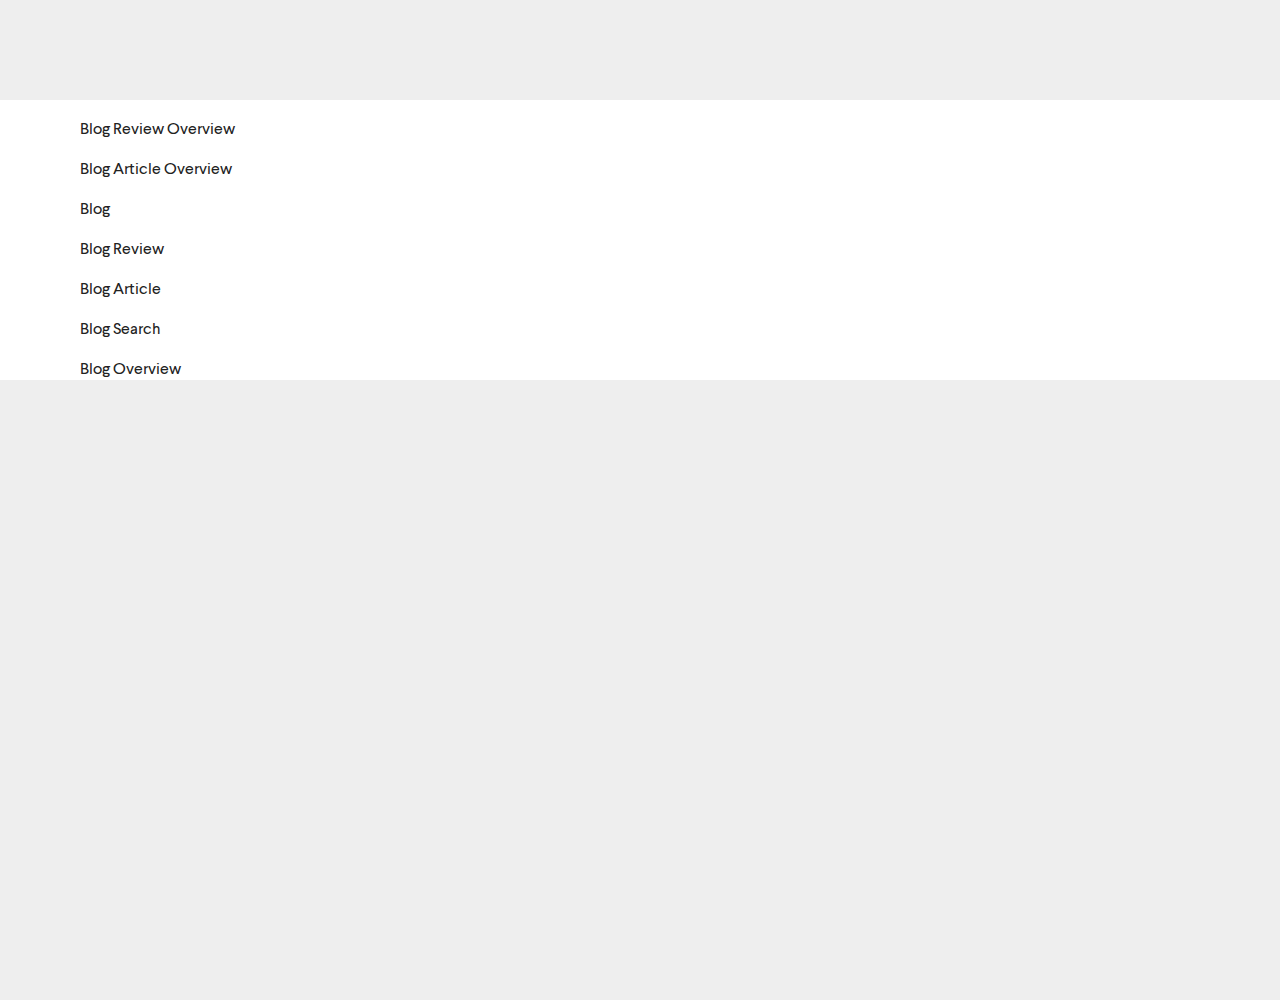
<file: index.html>
<!DOCTYPE html>
<html lang="en">
<head>
    <meta charset="UTF-8">
    <meta name="viewport" content="width=device-width, initial-scale=1.0">
    <meta http-equiv="X-UA-Compatible" content="ie=edge">    
    <title>Blog Review</title>
    <link rel="stylesheet" href="assets/css/bootstrap.css" type="text/css" />
    <link rel="stylesheet" href="assets/css/style.css" type="text/css" />
    <link rel="stylesheet" href="assets/font/latofonts.css" type="text/css" />
    <link rel="stylesheet" href="assets/font/latostyle.css" type="text/css" />
</head>


<body>
    
    <div class="wrapper">        
                       
        <div class="inner" style="margin-top: 100px;">            
            <div>
                <a href="blog_review_overview.html"  class="row"  style="margin-top:20px;">Blog Review Overview</a>
                <a href="blog_article_overview.html"  class="row"  style="margin-top:20px;">Blog Article Overview</a>
                <a href="blog.html"  class="row"  style="margin-top:20px;">Blog </a>
                <a href="blog_review.html"  class="row"  style="margin-top:20px;">Blog Review</a>
                <a href="blog_article.html"  class="row"  style="margin-top:20px;">Blog Article</a>
                <a href="blog_search.html"  class="row"  style="margin-top:20px;">Blog Search</a>
                <a href="blog_overview.html"  class="row"  style="margin-top:20px;">Blog Overview</a>

            </div>
            
        </div>

    </div>    
</body>
</html>
</file>
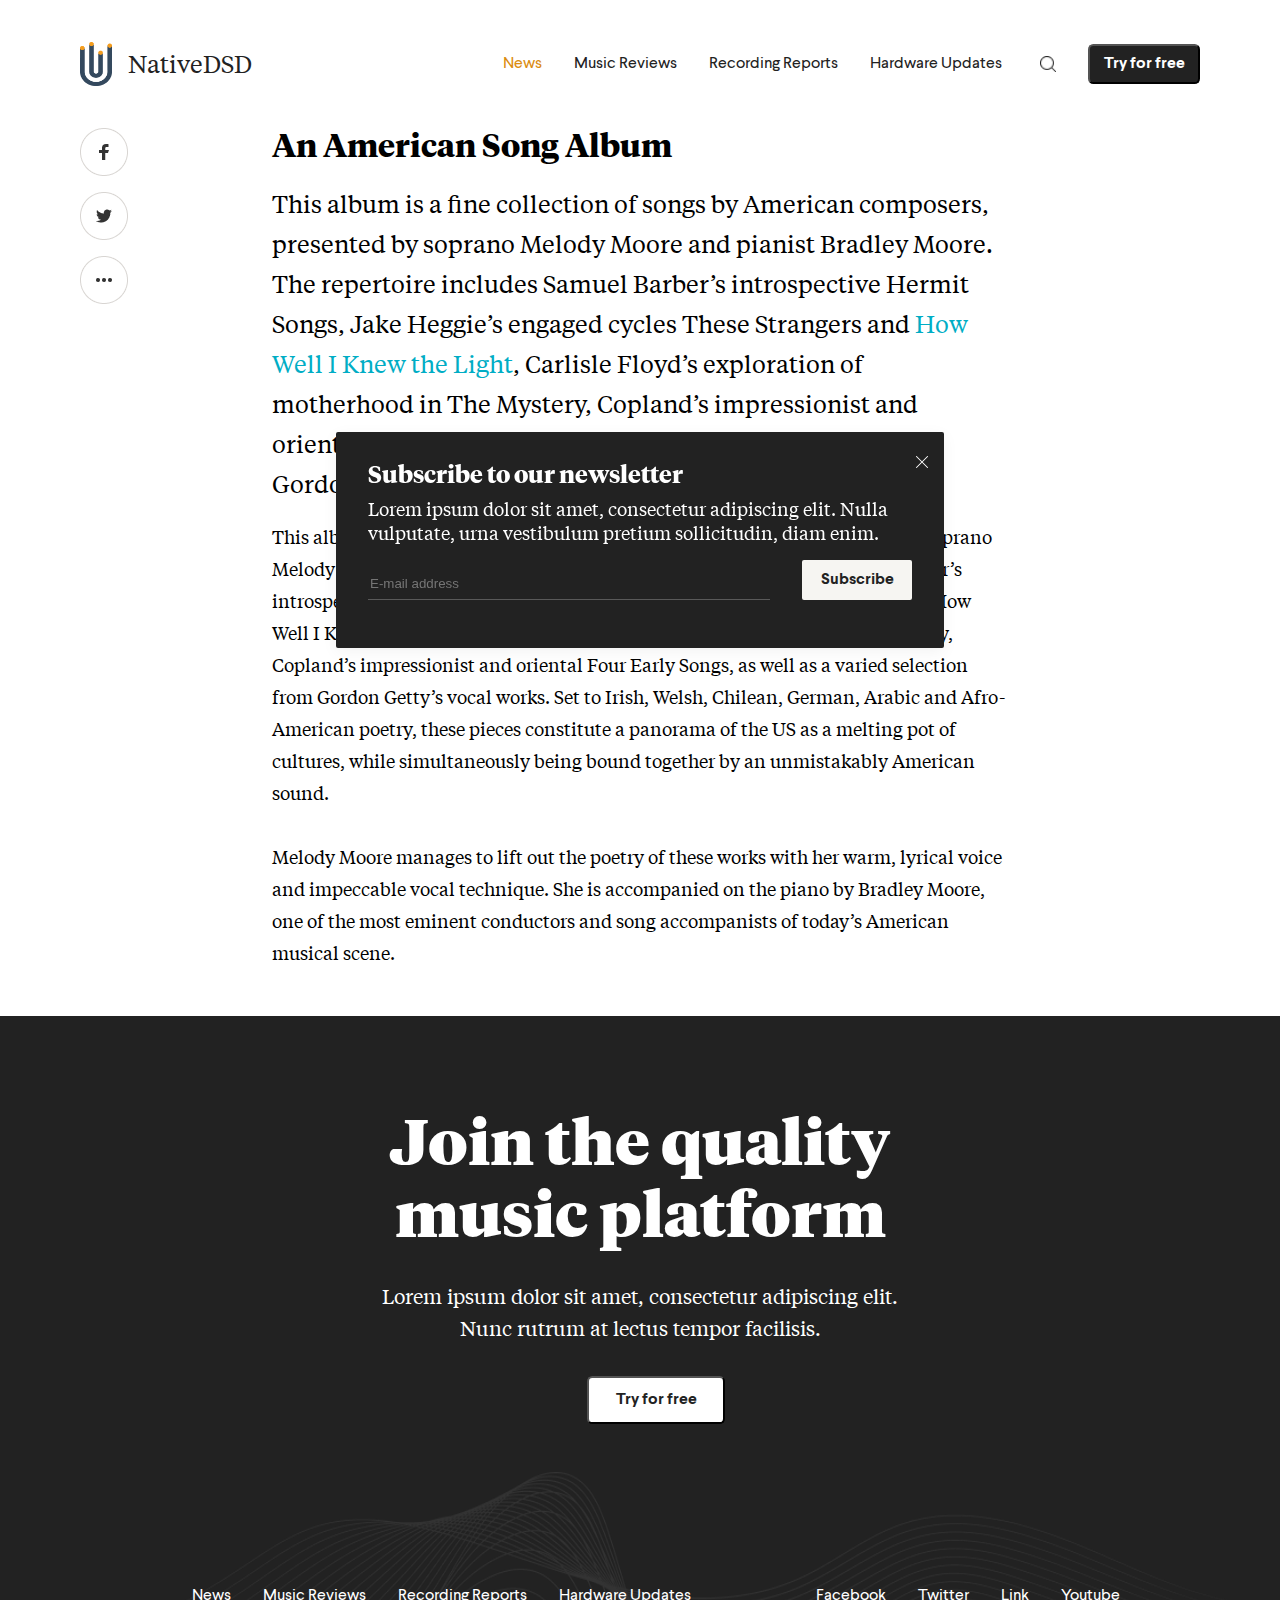
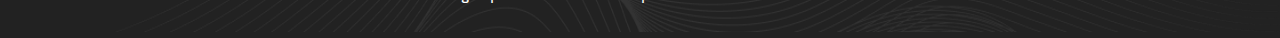
<file: blog.html>
<!DOCTYPE html>
<html lang="en">
<head>
    <meta charset="UTF-8">
    <meta name="viewport" content="width=device-width, initial-scale=1.0">
    <meta http-equiv="X-UA-Compatible" content="ie=edge">    
    <title>Blog Review</title>
    <link rel="stylesheet" href="assets/css/bootstrap.css" type="text/css" />
    <link rel="stylesheet" href="assets/css/style.css" type="text/css" />
    <link rel="stylesheet" href="assets/css/style_mobile.css" type="text/css" />
    <link rel="stylesheet" href="assets/font/latofonts.css" type="text/css" />
    <link rel="stylesheet" href="assets/font/latostyle.css" type="text/css" />
</head>


<body>
    
    <div class="wrapper">        
        
        
        <header>
            <div class="top_header">                            
                <div class="inner">
                    <a href="" class="nav_icon">                        
                        <img src="assets/img/logo.png"  class="icon-logo">
                        <span>NativeDSD</span>
                    </a>

                    <nav class="nav_menu">
                        <div>News</div>
                        <a href="" >Music  Reviews</a>
                        <a href="" >Recording Reports</a>
                        <a href="" > Hardware Updates</a>
                        <img src="assets/img/search.png" class="search_icon" />
                        <button class="try" >Try for free</button>
                    </nav>              
                </div>
            </div>
        </header>
        
        
        <div class="">
            <div class="inner">
                <div class="blog_main">
                    <div class="blog">
                            <h2>An American Song Album</h2>
                            <div class="mt-2"></div>
                            <h3>This album is a fine collection of songs by American composers, presented by soprano Melody Moore and pianist Bradley Moore. The repertoire includes Samuel Barber’s introspective Hermit Songs, Jake Heggie’s engaged cycles These Strangers and 
                                <span>How Well I Knew the Light</span>, Carlisle Floyd’s exploration of motherhood in The Mystery, Copland’s impressionist and oriental Four Early Songs, as well as a varied selection from Gordon Getty’s vocal works.</h3>
                            
                            <div class="blog_float">
                                <img src="assets/img/facebook.png"/>
                                <img src="assets/img/twitter.png"/>                                            
                                <img src="assets/img/more.png"/>                                       
                            </div>
                            
                            <h4>This album is a fine collection of songs by American composers, presented by soprano Melody Moore and pianist Bradley Moore. The repertoire includes Samuel Barber’s introspective Hermit Songs, Jake Heggie’s engaged cycles These Strangers and How Well I Knew the Light, Carlisle Floyd’s exploration of motherhood in The Mystery, Copland’s impressionist and oriental Four Early Songs, as well as a varied selection from Gordon Getty’s vocal works. Set to Irish, Welsh, Chilean, German, Arabic and Afro-American poetry, these pieces constitute a panorama of the US as a melting pot of cultures, while simultaneously being bound together by an unmistakably American sound. 
                                <br><br>Melody Moore manages to lift out the poetry of these works with her warm, lyrical voice and impeccable vocal technique. She is accompanied on the piano by Bradley Moore, one of the most eminent conductors and song accompanists of today’s American musical scene.</h4>
                            
                            <div class="blog_dialg">
                                <img src="assets/img/close.png" />
                                <h2>Subscribe to our newsletter</h2>
                                <h3>Lorem ipsum dolor sit amet, consectetur adipiscing elit. Nulla vulputate, urna vestibulum pretium sollicitudin, diam enim.</h3>
                                <div class="subform">
                                        <input type="text" placeholder="E-mail address" />
                                        <button class="wtry" >Subscribe</button>
                                </div>                                
                            </div>
                            
                    </div>            
                </div>
                    
            </div>           
        </div>  
        
        


        <div class="footer">           
                <div class="footer_title">
                    <span> Join the quality <br> music platform </span> 
                </div>

                <div class="footer_des">
                    <span>Lorem ipsum dolor sit amet, consectetur adipiscing elit. 
                        <br>Nunc rutrum at lectus tempor facilisis.</span>                                           
                </div>

                <div class="text-center mt-5">
                    <button type="button" class="wtry" >Try for free</button>
                </div>

                <div class="footer_bottom">
                    <img src="assets/img/footer_background.png" /> 
                    <div class="left_menu" >
                        <span>News </span>
                        <span>Music Reviews </span>
                        <span>Recording Reports </span>
                        <span>Hardware Updates </span>
                    </div>

                    <div class="right_menu" >
                        <span>Facebook </span>
                        <span>Twitter </span>
                        <span>Link </span>
                        <span>Youtube </span>
                    </div>
                                        
                </div>
                
        </div>

    </div>    
</body>
</html>
</file>
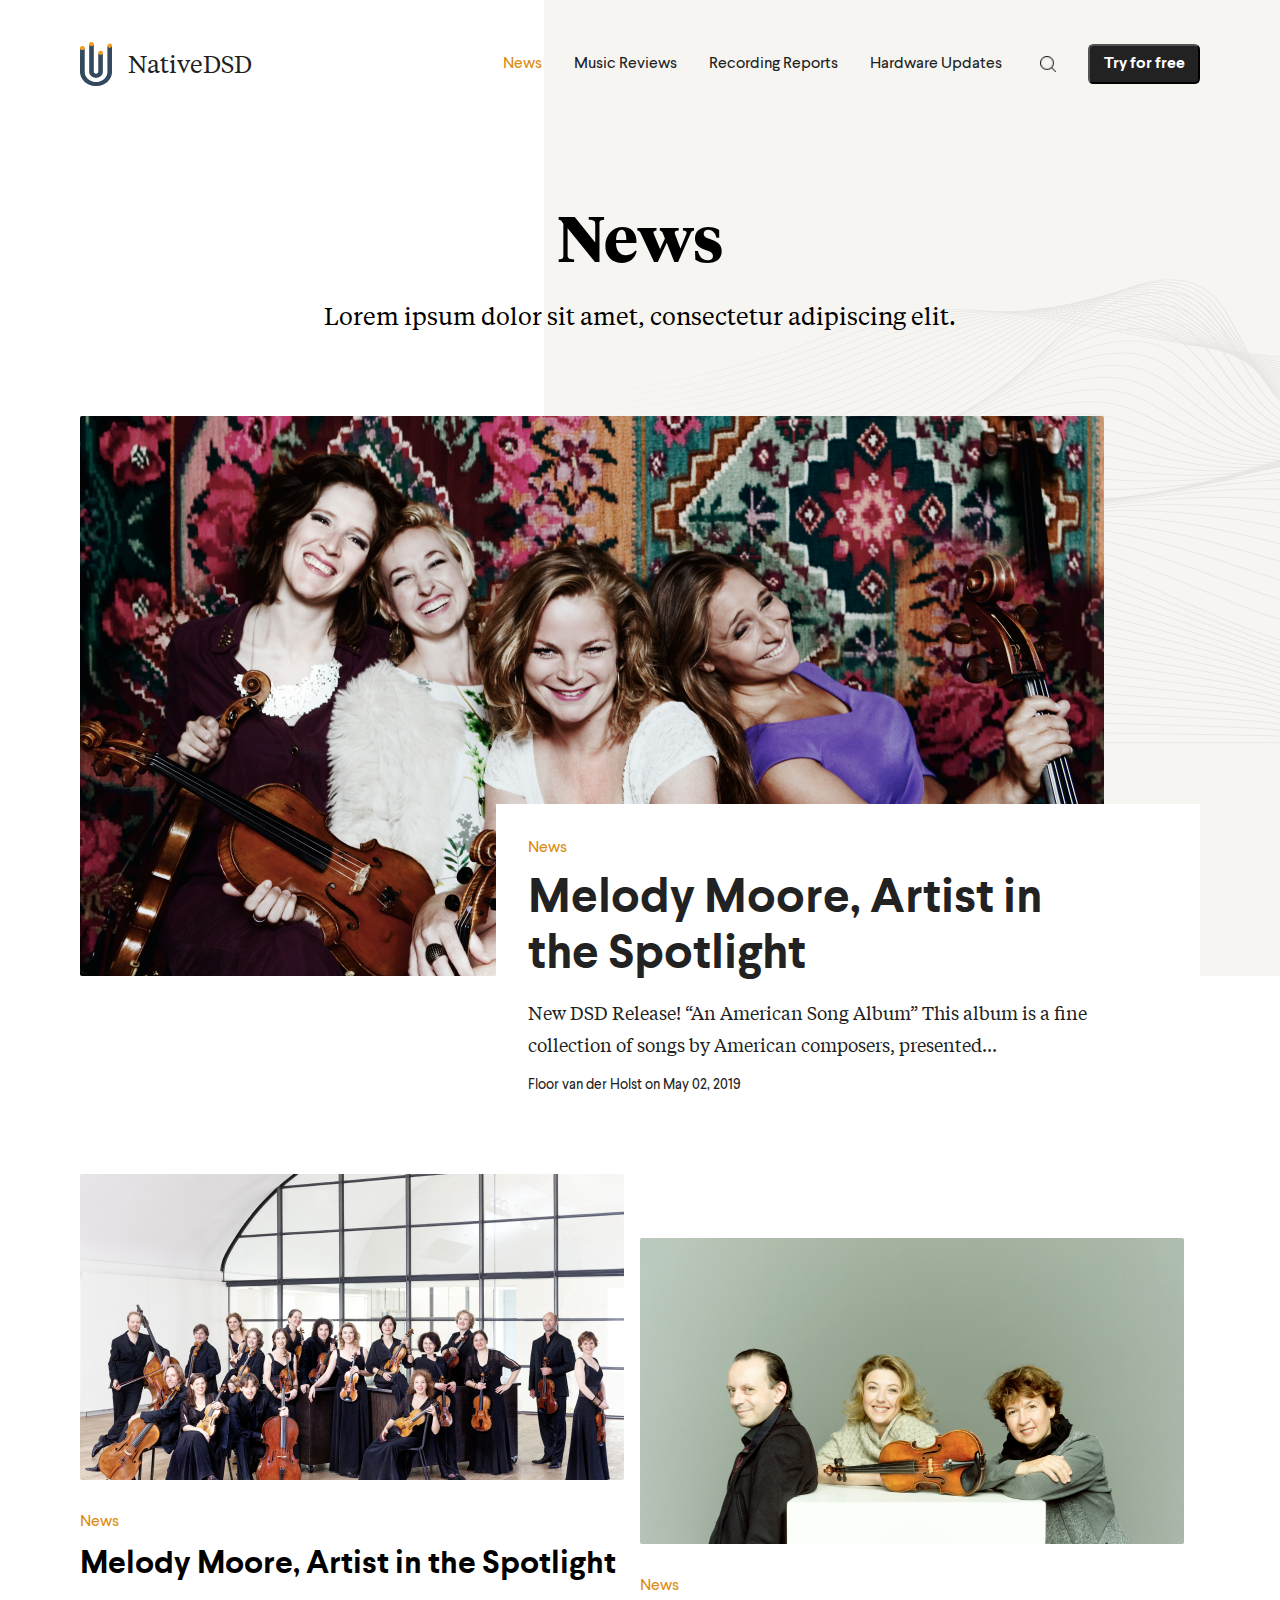
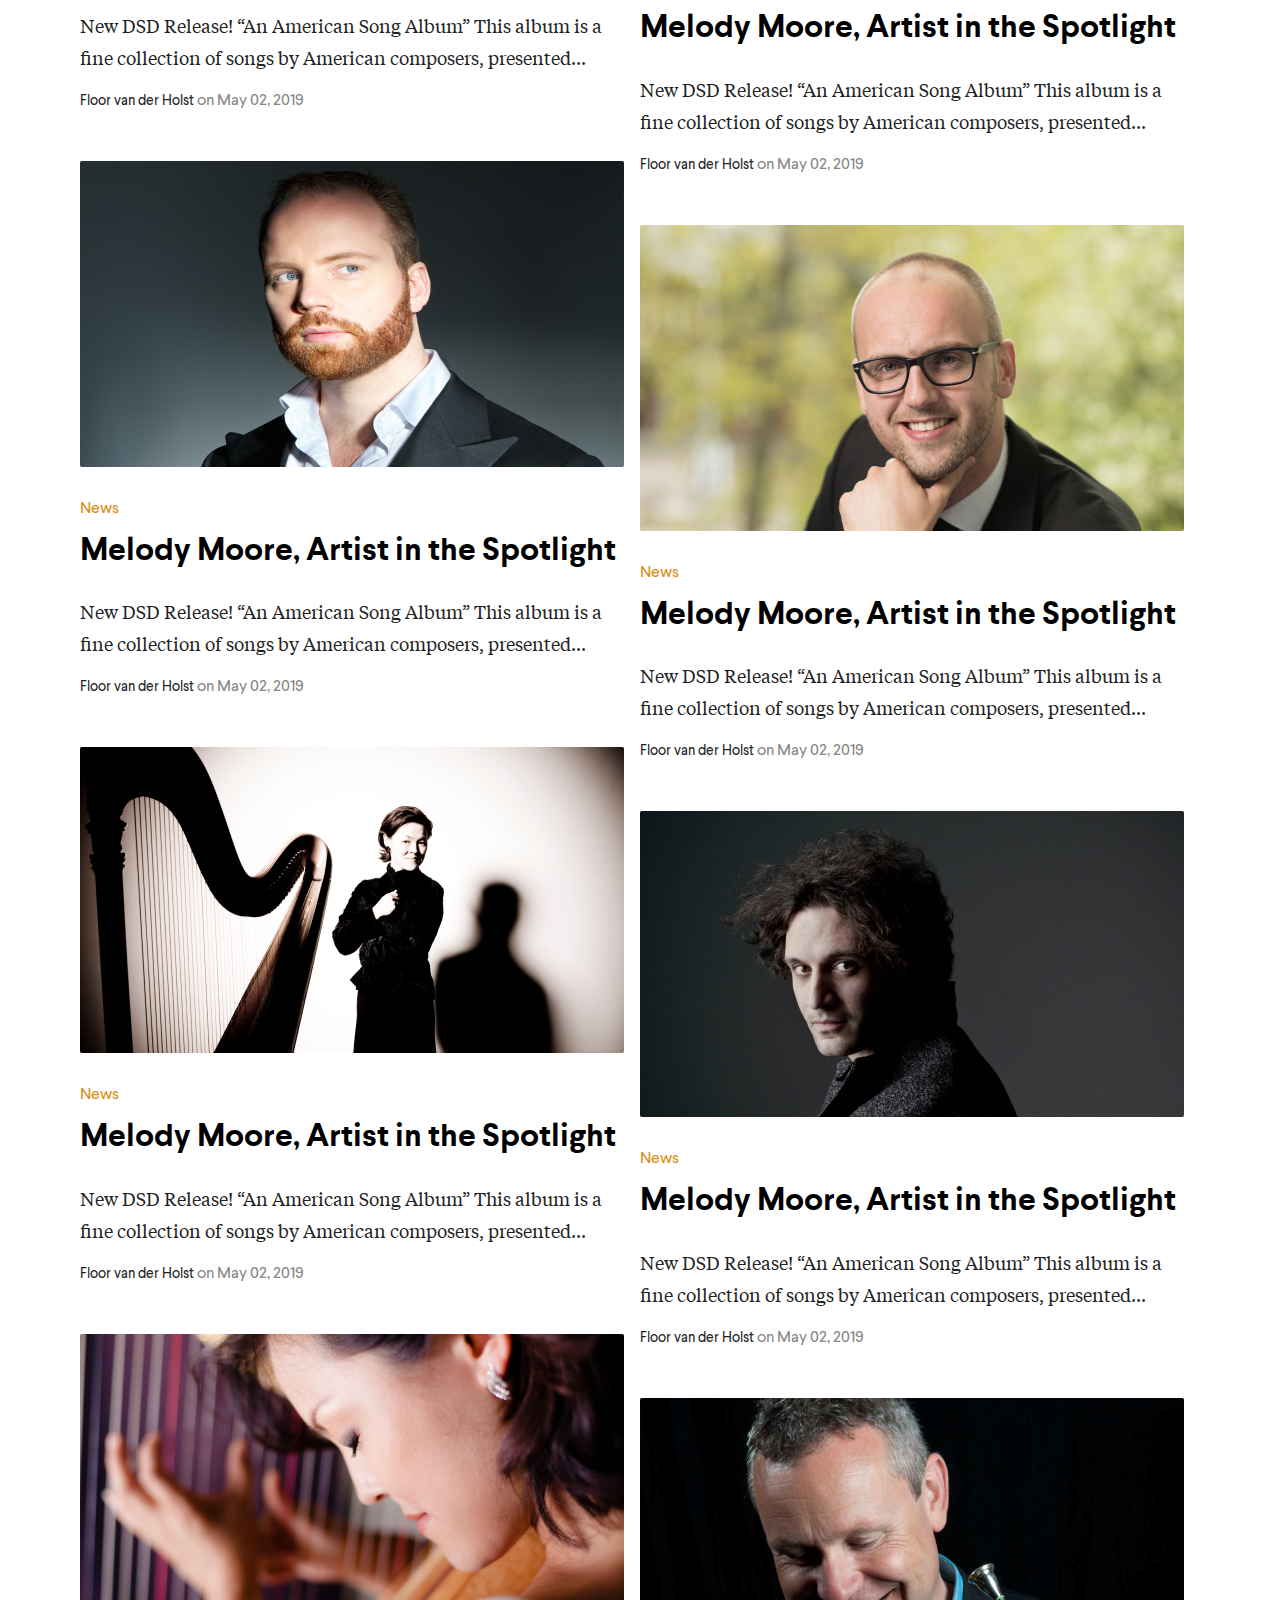
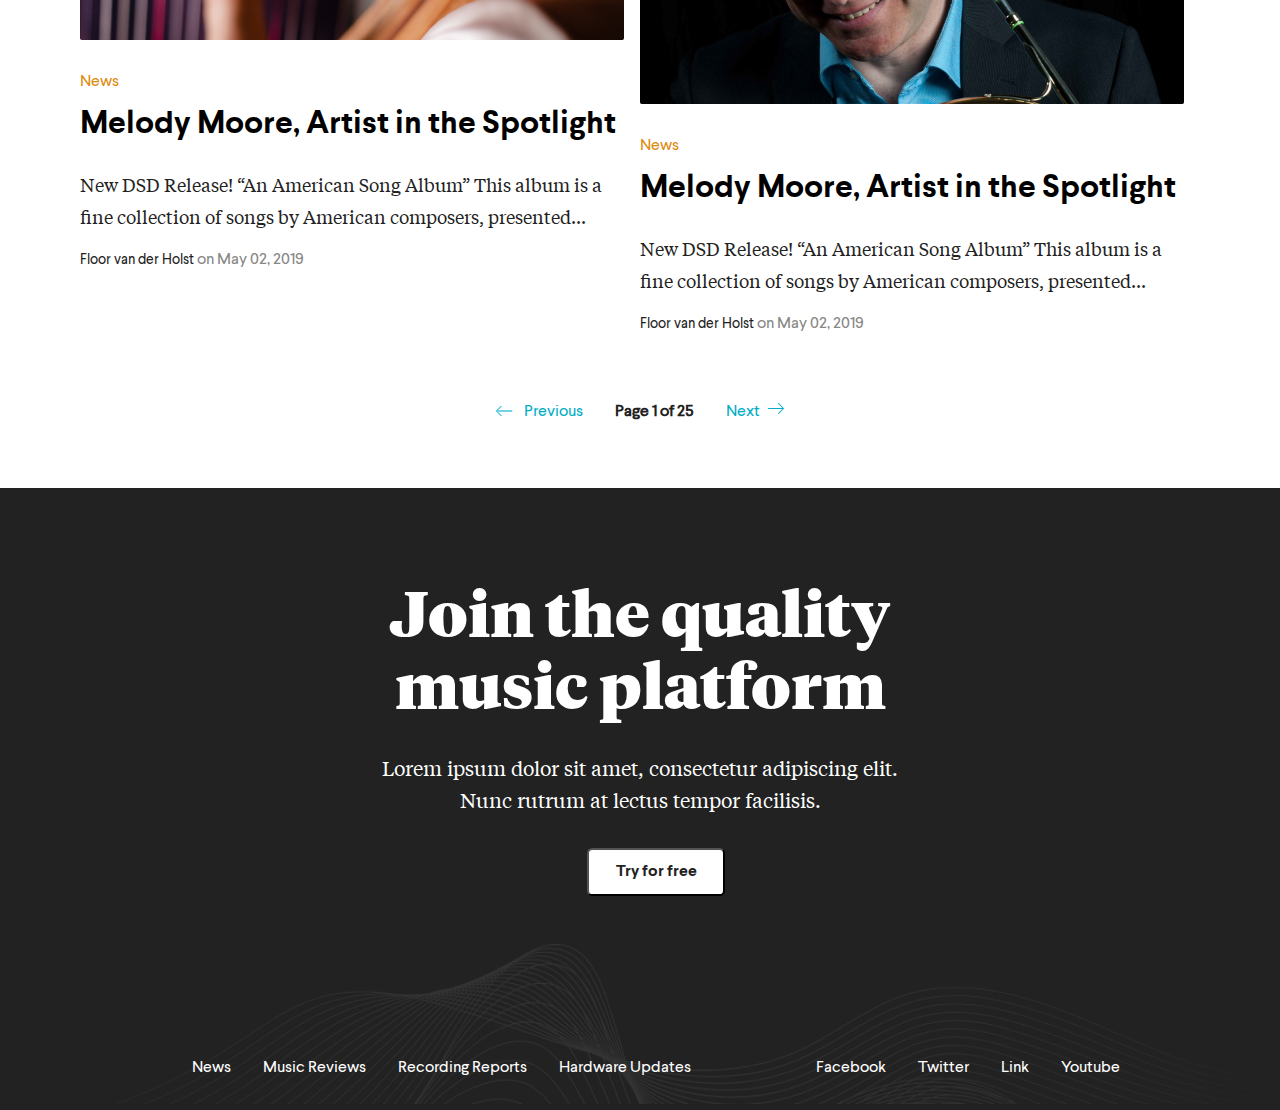
<file: blog_article_overview.html>
<!DOCTYPE html>
<html lang="en">
<head>
    <meta charset="UTF-8">
    <meta name="viewport" content="width=device-width, initial-scale=1.0">
    <meta http-equiv="X-UA-Compatible" content="ie=edge">    
    <title>Blog Review</title>
    <link rel="stylesheet" href="assets/css/bootstrap.css" type="text/css" />
    <link rel="stylesheet" href="assets/css/style.css" type="text/css" />
    <link rel="stylesheet" href="assets/css/style_mobile.css" type="text/css" />
    <link rel="stylesheet" href="assets/font/latofonts.css" type="text/css" />
    <link rel="stylesheet" href="assets/font/latostyle.css" type="text/css" />
</head>


<body>
    
    <div class="wrapper">        
        <div class="news_background">        
            <img src="assets/img/background_news.png" />
        </div>
        
        <header>
            <div class="top_header">                            
                <div class="inner">
                    <a href="" class="nav_icon">                        
                        <img src="assets/img/logo.png"  class="icon-logo">
                        <span>NativeDSD</span>
                    </a>
                                        
                    <nav class="nav_menu">
                        <div>News</div>
                        <a href="" >Music  Reviews</a>
                        <a href="" >Recording Reports</a>
                        <a href="" > Hardware Updates</a>
                        <img src="assets/img/search.png" class="search_icon" />
                        <button class="try" >Try for free</button>
                    </nav>              
                </div>
            </div>
        </header>
        
        <div class="title">
            <h2>News</h2>
            <span> Lorem ipsum dolor sit amet, consectetur adipiscing elit. </span>
        </div>


        <div class="">
            <div class="inner">                
                <div class="news-top">
                    <div class="news-album">
                        <img src="assets/img/overview.png" />
                        <div class="news-float">
                            <span>News</span>
                            <h2>  Melody Moore, Artist in <br> the Spotlight</h2>
                            <h3>  New DSD Release! “An American Song Album” This album is a fine
                                <br> collection of songs by American composers, presented... </h3>
                            <h4> Floor van der Holst on May 02, 2019</span></h4>                   
                        </div>
                    </div>                  
                </div>                                                             
            </div>           
        </div>  
        
        
        <div class="inner">
            <div class="col-md-12 row">
                
                <div class="col-md-6">
                        <div class="news-item col-md-12" >
                            <img src="assets/img/overview1.png" />
                            <div class="news-content">
                                <span>News</span>
                                <h2> Melody Moore, Artist in the Spotlight </h2>
                                <h3>   New DSD Release! “An American Song Album” This album is a
                                    <br> fine collection of songs by American composers, presented... </h3>
                                <h4> Floor van der Holst <span>on May 02, 2019</span></h4>
                            </div>
                        </div>
                        <div class="news-item col-md-12" >
                            <img src="assets/img/overview2.png" />
                            <div class="news-content">
                                <span>News</span>
                                <h2> Melody Moore, Artist in the Spotlight </h2>
                                <h3>   New DSD Release! “An American Song Album” This album is a
                                    <br> fine collection of songs by American composers, presented... </h3>
                                <h4> Floor van der Holst <span>on May 02, 2019</span></h4>
                            </div>
                        </div>
                        <div class="news-item col-md-12" >
                            <img src="assets/img/overview3.png" />
                            <div class="news-content">
                                <span>News</span>
                                <h2> Melody Moore, Artist in the Spotlight </h2>
                                <h3>   New DSD Release! “An American Song Album” This album is a
                                    <br> fine collection of songs by American composers, presented... </h3>
                                <h4> Floor van der Holst <span>on May 02, 2019</span></h4>
                            </div>
                        </div>
                        <div class="news-item col-md-12" >
                            <img src="assets/img/overview4.png" />
                            <div class="news-content">
                                <span>News</span>
                                <h2> Melody Moore, Artist in the Spotlight </h2>
                                <h3>   New DSD Release! “An American Song Album” This album is a
                                    <br> fine collection of songs by American composers, presented... </h3>
                                <h4> Floor van der Holst <span>on May 02, 2019</span></h4>
                            </div>
                        </div>                        
                </div>



                <div class="col-md-6">
                        <div style="margin-top:4rem;"></div>
                        <div class="news-item col-md-12" >
                            <img src="assets/img/overview5.png" />
                            <div class="news-content">
                                <span>News</span>
                                <h2> Melody Moore, Artist in the Spotlight </h2>
                                <h3>   New DSD Release! “An American Song Album” This album is a
                                    <br> fine collection of songs by American composers, presented... </h3>
                                <h4> Floor van der Holst <span>on May 02, 2019</span></h4>
                            </div>
                        </div>
                        <div class="news-item col-md-12" >
                            <img src="assets/img/overview6.png" />
                            <div class="news-content">
                                <span>News</span>
                                <h2> Melody Moore, Artist in the Spotlight </h2>
                                <h3>   New DSD Release! “An American Song Album” This album is a
                                    <br> fine collection of songs by American composers, presented... </h3>
                                <h4> Floor van der Holst <span>on May 02, 2019</span></h4>
                            </div>
                        </div>
                        <div class="news-item col-md-12" >
                            <img src="assets/img/overview7.png" />
                            <div class="news-content">
                                <span>News</span>
                                <h2> Melody Moore, Artist in the Spotlight </h2>
                                <h3>   New DSD Release! “An American Song Album” This album is a
                                    <br> fine collection of songs by American composers, presented... </h3>
                                <h4> Floor van der Holst <span>on May 02, 2019</span></h4>
                            </div>
                        </div>
                        <div class="news-item col-md-12" >
                            <img src="assets/img/overview8.png" />
                            <div class="news-content">
                                <span>News</span>
                                <h2> Melody Moore, Artist in the Spotlight </h2>
                                <h3>   New DSD Release! “An American Song Album” This album is a
                                    <br> fine collection of songs by American composers, presented... </h3>
                                <h4> Floor van der Holst <span>on May 02, 2019</span></h4>
                            </div>
                        </div>
                </div>

               


            </div>                               
        </div>

        <div class="inner">
            <div class="pagination">
                <span><img src="assets/img/left-arrow.png" alt="Previous"/> </span>
                <span class="ml-1"> Previous </span>
                <span> <strong>Page 1 of 25</strong></span>
                <span class="mr-1"> Next </span>                                
                <span><img src="assets/img/right-arrow.png" /></span>
            </div>
        </div>


        <div class="footer">           
                <div class="footer_title">
                    <span> Join the quality <br> music platform </span> 
                </div>

                <div class="footer_des">
                    <span>Lorem ipsum dolor sit amet, consectetur adipiscing elit. 
                        <br>Nunc rutrum at lectus tempor facilisis.</span>                                           
                </div>

                <div class="text-center mt-5">
                    <button type="button" class="wtry" >Try for free</button>
                </div>

                <div class="footer_bottom">
                    <img src="assets/img/footer_background.png" /> 
                    <div class="left_menu" >
                        <span>News </span>
                        <span>Music Reviews </span>
                        <span>Recording Reports </span>
                        <span>Hardware Updates </span>
                    </div>

                    <div class="right_menu" >
                        <span>Facebook </span>
                        <span>Twitter </span>
                        <span>Link </span>
                        <span>Youtube </span>
                    </div>
                                        
                </div>
                
        </div>

    </div>    
</body>
</html>
</file>
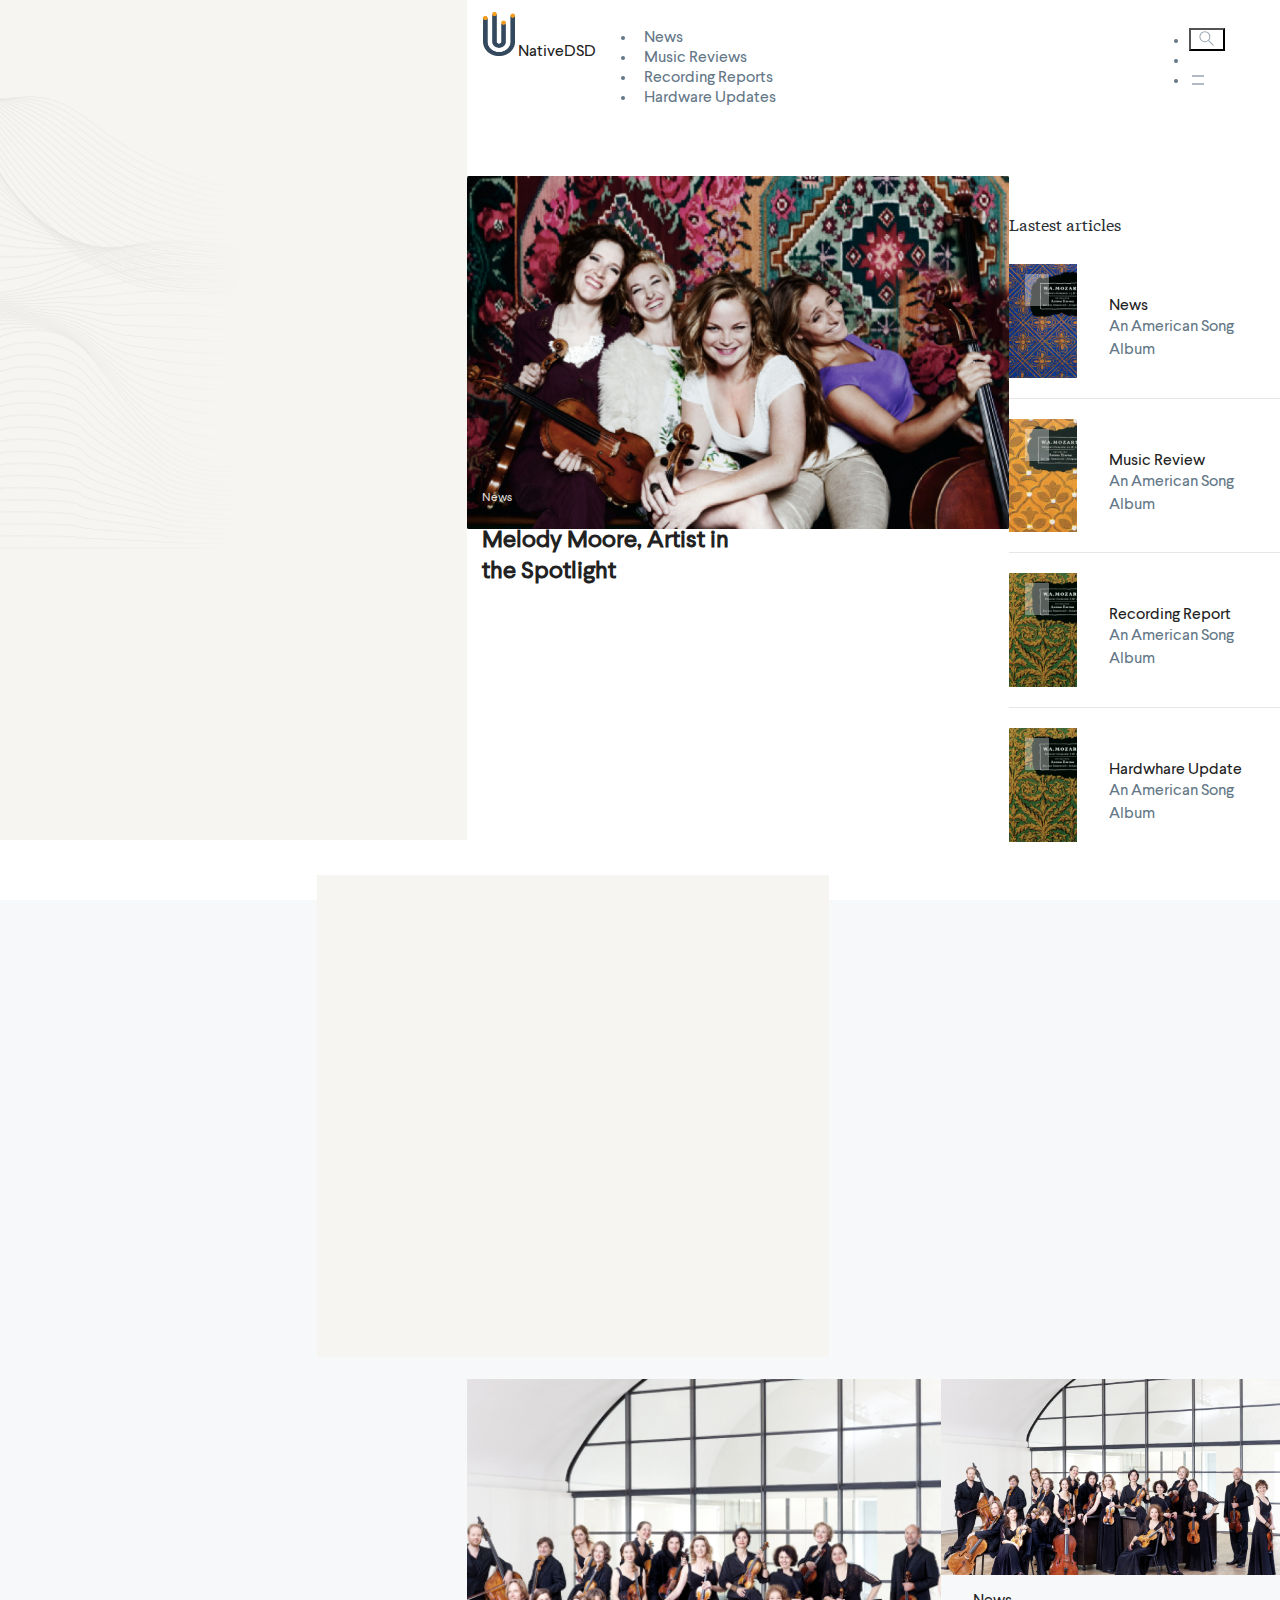
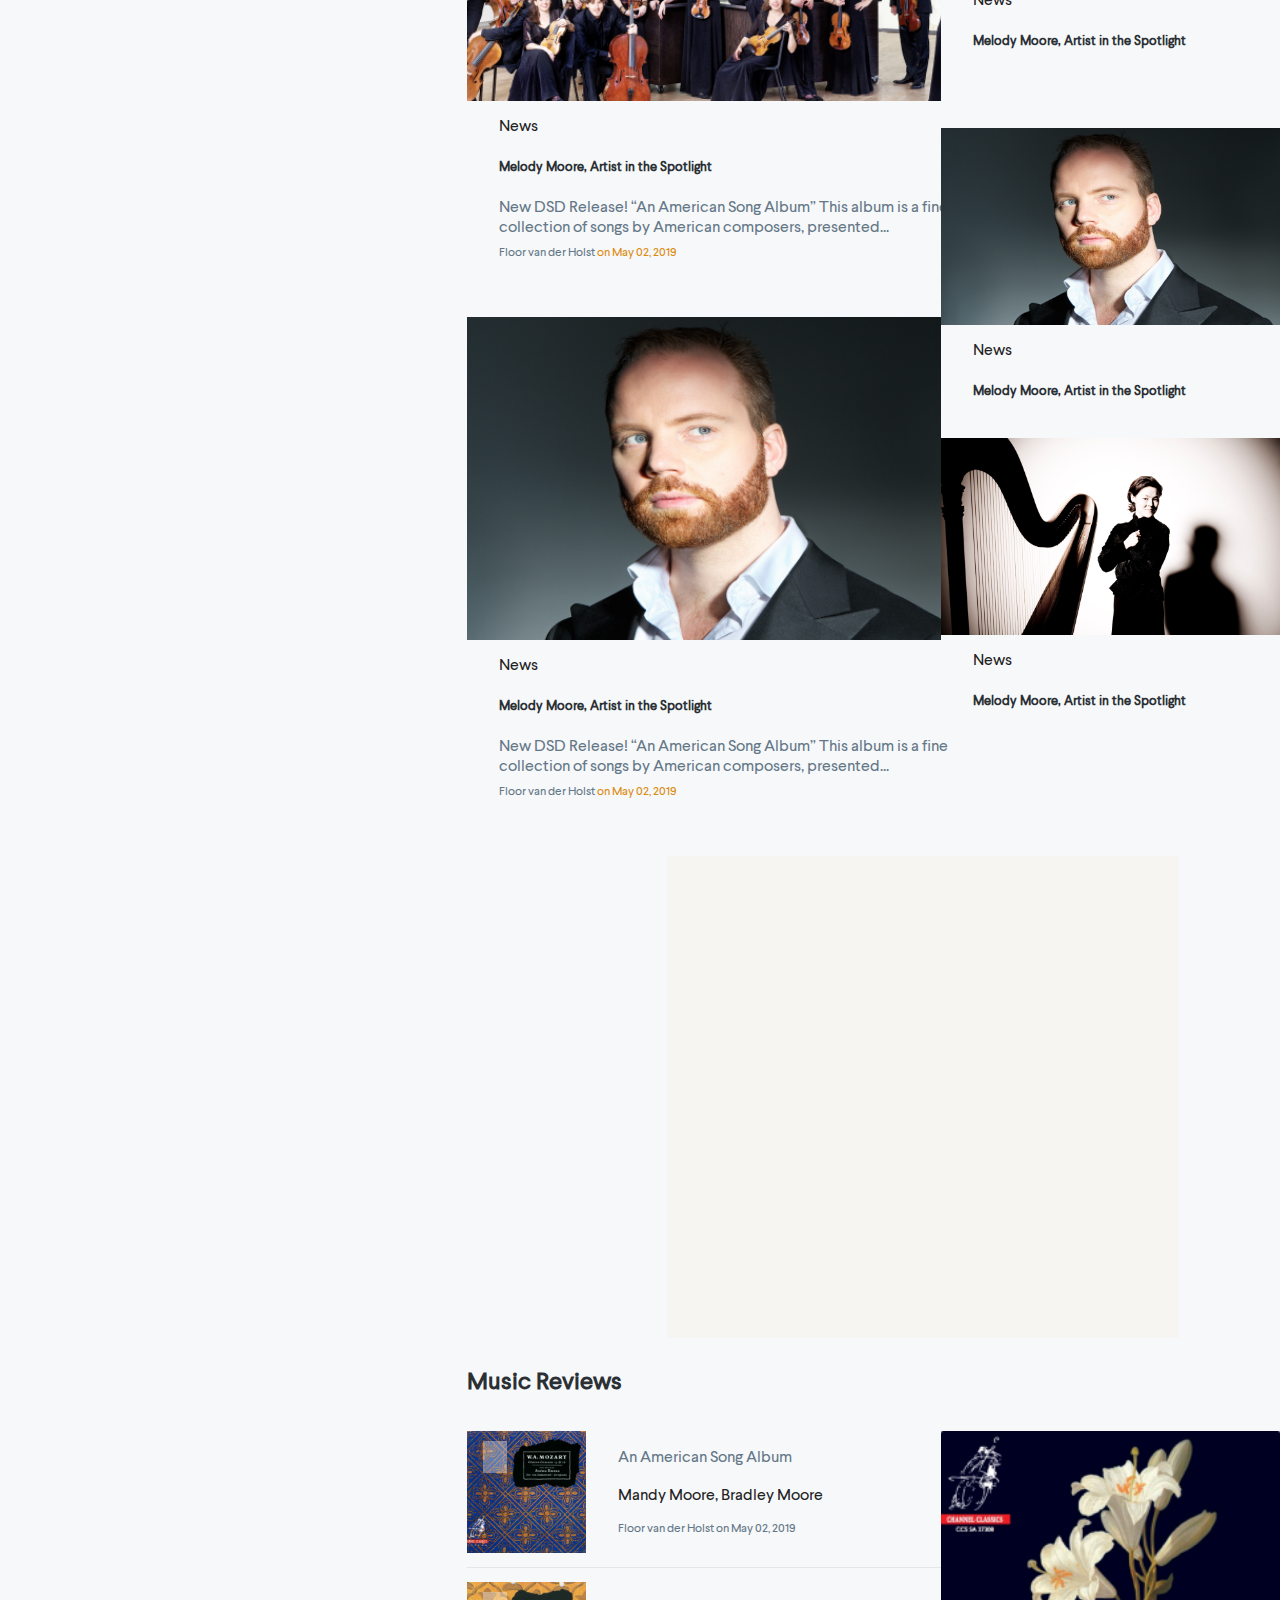
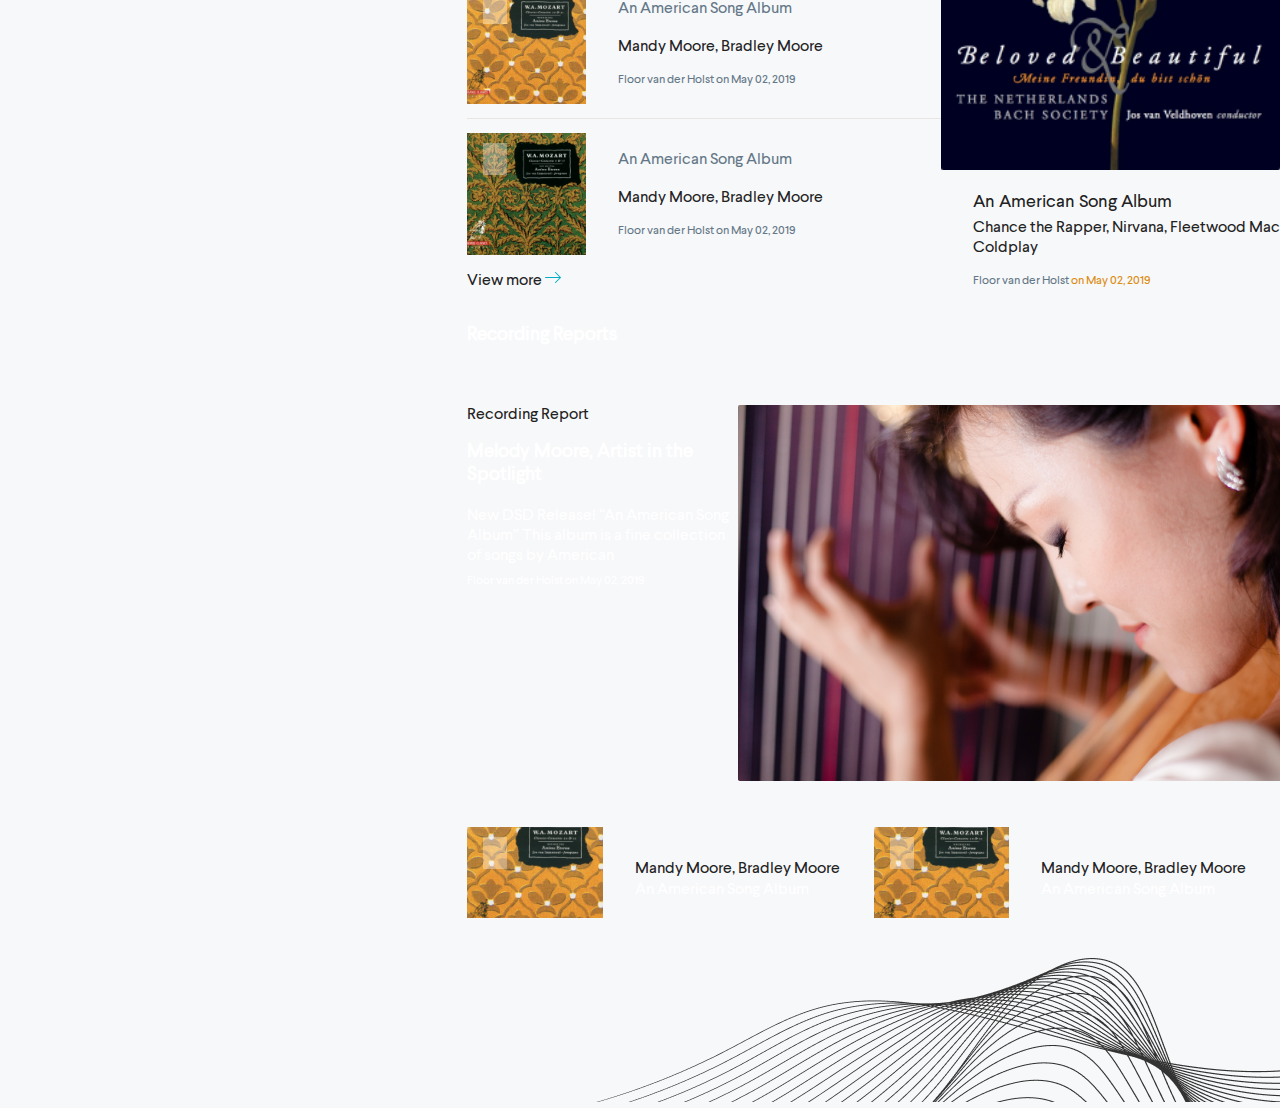
<file: blog_overview_overview.html>
<!DOCTYPE html>
<html>
<head>
  <meta charset="utf-8" />
  <title>Index | Agile - Bootstrap 4 Web Application</title>
  <meta name="description" content="Responsive, Bootstrap, BS4" />
  <meta name="viewport" content="width=device-width, initial-scale=1, maximum-scale=1" />
  
  <!-- style -->
  <!-- build:css assets/css/site.min.css -->
  <link rel="stylesheet" href="assets/css/bootstrap.css" type="text/css" />
  <link rel="stylesheet" href="assets/css/i-con.css" type="text/css" />
  <link rel="stylesheet" href="assets/css/theme.css" type="text/css" />
  <link rel="stylesheet" href="assets/css/style.css" type="text/css" />
  <link rel="stylesheet" href="assets/font/latofonts.css" type="text/css" />
  <link rel="stylesheet" href="assets/font/latostyle.css" type="text/css" />
  <!-- endbuild -->
</head>
<body class="layout-column">


<div id="main" class="layout-row flex bg-white">

    <div class="overview-left50 bg-white" style="height: 800px;">
    </div>

    <div class="overview-right50" >
        <img src="assets/img/background.png" style="height: 840px; width:100%" />
    </div>

<!-- ############ Content START-->
	<div id="content" class="flex ">
		<div class="">
		
   
    <div class="page-container">             
            <!-- <header id="header" class="page-header pt-2 pb-2"> -->
            <header class="pt-2 pb-2">
                <div class="navbar navbar-expand-lg" >
                <!-- brand -->
                <!-- navbar-brand -->
                <a href="index.html" class="">
                    <!-- <img src="assets/img/menu.png" /> -->
                    <img src="assets/img/logo.png"  class="icon-logo">
                    <span class="tiempos-reg24 mx-2" style="vertical-align: middle !important;">NativeDSD</span>
                </a>
                <!-- / brand -->
            
                <!-- Navbar collapse -->
                <div class="collapse navbar-collapse order-2 order-lg-1" id="navbarToggler">
                    
                    <ul class="navbar-nav ml-auto" data-nav>
                    <li class="nav-item">
                        <a href="" class="nav-link">
                        <span class="nav-text menu_item_font">News</span>
                        </a>
                    </li>
                    <li class="nav-item">
                        <a href="" class="nav-link">
                        <span class="nav-text menu_item_font">Music  Reviews</span>
                        </a>
                    </li>
                    <li class="nav-item">
                        <a href="" class="nav-link">
                        <span class="nav-text menu_item_font">Recording Reports </span>
                        </a>
                    </li>
                    <li class="nav-item">
                        <a href="" class="nav-link">
                        <span class="nav-text menu_item_font">Hardware Updates</span>
                        </a>
                    </li>                   
                    </ul>
                </div>
                
                <ul class="nav navbar-menu order-1 order-lg-2">
                    <li class="">
                    <a class="nav-link no-ajax" href="../docs?hideAside=false">                
                        <button type="submit" class="btn no-shadow no-bg px-0"><i
                        class="i-con i-con-search text-fade" style="width:18px;height:18px;"></i></button>      
                    </a>
                    </li>

                    <li class="d-flex align-items-center">
                    <a href="https://gum.co/Joem" target="_blank" class="btn btn-sm btn-bg i-con-h-a lars16 px-3" style="color: white !important;">
                        Try for free
                    </a>
                    </li>
                    <!-- Navarbar toggle btn -->
                    <li class="nav-item d-lg-none">
                    <a href="#" class="nav-link i-con-h-a px-1" data-toggle="collapse" data-toggle-class data-target="#navbarToggler">
                        <i class="i-con i-con-nav text-muted"><i></i></i>
                    </a>
                    </li>
                </ul>
                
                </div>
            </header>




            <div class="row mx-1 mt-5">
                <div class="col-md-8">
                    <div class="card-header bg-dark bg-img p-0 no-border" 
                    data-stellar-background-ratio="0.3" style=" background-position: 50% -68.6px;margin-bottom: 100px;"> 
                    <img src="assets/img/over.png" style="width:100%;"/>   
        
                    <div class="overview-left">
                        <div class="py-3 pb-5 bg-white main-color" style="background: white !important;  margin-top:-60px; margin-left:15px; width:100%;"> 
                            
                                <div class="text-sm highlight-color lars16 mt-2">News</div>
                                    <h2 class="larsbold48" style="color: #222222 !important;">Melody Moore, Artist in   <br> the Spotlight</h2>
                                    <div class="tiempos-text18" style="line-height: 32px;">New DSD Release! “An American Song Album” 
                                        <br>This album is a fine collection of songs by American composers, presented...                        </div>                        
                                    <div class="text-muted text-sm mt-3 lars14">Floor van der Holst <span class="color-dark">on May 02, 2019</span></div>
                                    
                        </div>               
                    </div>                                  
                </div>              
                </div>
                
                <div class="col-md-4">                             
                    <div class="row list-grid">                        
                        <div class="px-3 pt-0">
                            <h4 class="larsboldnew32">Lastest articles</h4>
                        </div>
                        
                        
                        <div class="col-12 mt-3">
                                <div class="list-item no-bg no-border" style="margin-bottom: 20px !important;">
                                    <div class="media media-2x1 col-3">
                                        <a class="media-content " style="background-image:url(assets/img/rect1.png)">
                                        </a>
                                        <div class="media-overlay overlay-top">
                                            <a href="#"><span class="badge badge-md text-uppercase bg-white-overlay"></span></a>
                                        </div>
                                        <div class="media-action ">
                                        </div>
                                    </div>
                                    <div class="list-content px-2" >
                                      
                                            <a class="list-subtitle d-block text-muted mt-2 lars16 highlight-color">News</a>
                                            <a href="#" class="list-title text-md larsbold18">
                                                An American Song Album 
                                            </a>
                                        
                                            
                                    </div>
                                </div>
                        </div>

                        <div class="col-12 mx-auto">
                            <div style="background: #E8E6E4; height:1px; margin-bottom: 20px;"></div>
                        </div>

                        <div class="col-12">
                            
                            <div class="list-item  no-bg no-border" style="margin-bottom: 20px !important;">
                                <div class="media media-2x1 col-3">
                                    <a class="media-content " style="background-image:url(assets/img/rect2.png)">
                                    </a>
                                    <div class="media-overlay overlay-top">
                                        <a href="#"><span class="badge badge-md text-uppercase bg-white-overlay"></span></a>
                                    </div>
                                    <div class="media-action ">
                                    </div>
                                </div>
                                <div class="list-content px-2">
                                   
                                            <a class="list-subtitle d-block text-muted mt-2 lars16 highlight-color">Music Review</a>
                                            <a href="#" class="list-title text-md larsbold18">
                                                An American Song Album 
                                            </a>
                                    
                                </div>
                            </div>
                        </div>
                        

                        <div class="col-12 mx-auto">
                                <div style="background: #E8E6E4; height:1px; margin-bottom: 20px;"></div>
                            </div>

                        <div class="col-12">
                            <div class="list-item  no-bg no-border" style="margin-bottom: 20px !important;">
                                <div class="media media-2x1 col-3">
                                    <a class="media-content " style="background-image:url(assets/img/rect3.png)">
                                    </a>
                                    <div class="media-overlay overlay-top">
                                        <a href="#"><span class="badge badge-md text-uppercase bg-white-overlay"></span></a>
                                    </div>
                                    <div class="media-action ">
                                    </div>
                                </div>
                                <div class="list-content px-2">
                                    
                                        <a class="list-subtitle d-block text-muted mt-2 lars16 highlight-color">Recording Report</a>
                                        <a href="#" class="list-title text-md larsbold18">
                                            An American Song Album 
                                        </a>                                      
                                   
                                </div>
                            </div>
                        </div>

                            <div class="col-12 mx-auto">
                                <div style="background: #E8E6E4; height:1px; margin-bottom: 20px;"></div>
                            </div>

                            <div class="col-12">
                                <div class="list-item  no-bg no-border" style="margin-bottom: 20px !important;">
                                    <div class="media media-2x1 col-3">
                                        <a class="media-content " style="background-image:url(assets/img/rect3.png)">
                                        </a>
                                        <div class="media-overlay overlay-top">
                                            <a href="#"><span class="badge badge-md text-uppercase bg-white-overlay"></span></a>
                                        </div>
                                        <div class="media-action ">
                                        </div>
                                    </div>
                                    <div class="list-content px-2">
                                        <!-- <div class="list-body "> -->
                                            <a class="list-subtitle d-block text-muted mt-2 lars16 highlight-color">Hardwhare Update</a>
                                            <a href="#" class="list-title text-md larsbold18">
                                                An American Song Album 
                                            </a>                                      
                                        <!-- </div> -->
                                        <!-- <div class="list-footer ">
                                            <div class="text-muted text-sm">Feb 22, 11:38 am</div>
                                        </div> -->
                                    </div>
                                </div>
                            </div>
                                
                        </div>              
                </div>
                
            </div>
            
                


            <div class="mt-5 py-5 " id="lightBlack">

                    <div class="col-12 col-lg-12 mx-auto mt-5 py-5">
                    
                        <div class="d-flex px-1 pt-5 pb-2" >
                            <div class="flex"  style="z-index: 10;">
                                <h2 class="tiempos-bold48 pt-3">News</h2>
                            </div>
                            <div class="pt-5">
                                <span> <a  class="larsreg16 color-green">View more</a> <img src="assets/img/right-arrow.png" />  </span>                        
                            </div>                        
                        </div>


                        <div class="overview-left" style="z-index: 0;">
                                <img src="assets/img/shape.png" style="margin-left: -150px; margin-top:-100px; "/>
                        </div>


                        <div class="row">
                            <div class="col-md-7 mx-auto">      
                                <div class="row list-grouped mt-2">
                                    <div class="col-md-12 mx-auto">                                      
                                        <div class="list-item">
                                            <div class="media media-4x375">
                                                <a class="media-content " style="background-image:url(assets/img/overview1.png)">
                                                </a>
                                                <div class="media-action ">
                                                </div>
                                            </div>
                        
                                            <div class="list-content ">
                                                <div class="list-body ">
                                                    <div class="mb-1">                                            
                                                    </div>
                                                    <a class="list-subtitle d-block text-muted mt-2 lars16 highlight-color">News</a>
                                                    <h5 class="larsbold32">Melody Moore, Artist in the Spotlight</h5>
                                                    <div class="tiempos-text18">New DSD Release! “An American Song Album” This album is a fine collection of songs by American composers, presented...</div>
                                                    <div class="text-muted text-sm lars14 mt-1">Floor van der Holst <span class="color-dark">on May 02, 2019</span></div>
                                                </div>
                                               
                                            </div>
                                        </div>          
                                    </div>          
                    
                                    <div class="col-md-12  mx-auto mt-5">                                 
                                        <div class="list-item">
                                            <div class="media media-4x375">
                                                <a class="media-content " style="background-image:url(assets/img/overview2.png)">
                                                </a>
                                                <div class="media-action ">
                                                </div>
                                            </div>
                    
                                            <div class="list-content ">
                                                <div class="list-body ">
                                                    <div class="mb-1">                                                    
                                                    </div>                  
                                                    <a class="list-subtitle d-block text-muted mt-2 lars16 highlight-color">News</a>                              
                                                    <h5 class="larsbold32">Melody Moore, Artist in the Spotlight</h5>
                                                    <div class="tiempos-text18">New DSD Release! “An American Song Album” This album is a fine collection of songs by American composers, presented...</div>
                                                    <div class="text-muted text-sm lars14 mt-1">Floor van der Holst <span class="color-dark">on May 02, 2019</span></div>
                                                </div>
                                                
                                            </div>
                                        </div>                              
                                    </div>  
            
                                </div>    
                            </div>




                            <div class="col-md-5 mx-auto">      
                                <div class="row list-grouped mt-2">

                                    <div class="col-md-12 mx-auto">                                      
                                        <div class="list-item">
                                            <div class="media media-4x358">
                                                <a class="media-content " style="background-image:url(assets/img/overview1.png)">
                                                </a>
                                                <div class="media-action ">
                                                </div>
                                            </div>
                        
                                            <div class="list-content ">
                                                <div class="list-body ">
                                                    <div class="mb-1">                                            
                                                    </div>
                                                    <a class="list-subtitle d-block text-muted mt-2 lars16 highlight-color">News</a>
                                                    <h5 class="larsbold32">Melody Moore, Artist in the Spotlight</h5>
                                                    
                                                </div>
                                               
                                            </div>
                                        </div>          
                                    </div>          
                    
                                    <div class="col-md-12  mx-auto mt-5">                                 
                                        <div class="list-item">
                                            <div class="media media-4x358">
                                                <a class="media-content " style="background-image:url(assets/img/overview2.png)">
                                                </a>
                                                <div class="media-action ">
                                                </div>
                                            </div>
                    
                                            <div class="list-content ">
                                                <div class="list-body ">
                                                    <div class="mb-1">                                                    
                                                    </div>                                         
                                                    <a class="list-subtitle d-block text-muted mt-2 lars16 highlight-color">News</a>       
                                                    <h5 class="larsbold32">Melody Moore, Artist in the Spotlight</h5>
                                                    
                                                </div>
                                                
                                            </div>
                                        </div>                              
                                    </div>  
            
            
            
            
            
                                    <div class="col-md-12 mx-auto">                                      
                                            <div class="list-item">
                                                <div class="media media-4x358">
                                                    <a class="media-content " style="background-image:url(assets/img/overview3.png)">
                                                    </a>
                                                    <div class="media-action ">
                                                    </div>
                                                </div>
                            
                                                <div class="list-content ">
                                                    <div class="list-body ">
                                                        <div class="mb-1">                                            
                                                        </div>
                                                        <a class="list-subtitle d-block text-muted mt-2 lars16 highlight-color">News</a>
                                                        <h5 class="larsbold32">Melody Moore, Artist in the Spotlight</h5>
                                                    </div>
                                                    
                                                </div>
                                            </div>          
                                    </div>                                                                                                                                                                                                                                    
                                </div>    


                            </div>
                        </div>                        
                            
                    </div>    
                    





                    <div class=" px-md-2 py-3 mt-5" id="lightBlack">
                        
                        <div class="overview-right0" style="z-index: 0;">
                                <img src="assets/img/shape.png" style="margin-left: 200px;"/>
                        </div>
                            
                        <div class="col-12 col-lg-12 mx-auto">


                            <h2 class="tiempos-bold48 mt-3 mb-2 mt-3">Music Reviews</h2>
                                        

                            <div class="row list-grouped mt-4">

                                <div class="col-md-7">
                                        
                                    <div class="row list-grid">
                                        
                                    <div class="col-12 mb-4">
                                            <div class="list-item ">
                                                <div class="media media-4x3 col-3">
                                                    <a class="media-content " style="background-image:url(assets/img/rect1.png)">
                                                    </a>
                                                    <div class="media-overlay overlay-top">
                                                        <a href="#"><span class="badge badge-md text-uppercase bg-white-overlay"></span></a>
                                                    </div>
                                                    <div class="media-action ">
                                                    </div>
                                                </div>
                                                <div class="list-content px-3">
                                                    
                                                        <a href="#" class="list-title text-md larsbold24">
                                                            An American Song Album 
                                                        </a>
                                                        <a class="list-subtitle d-block text-muted mt-2 lars18">Mandy Moore, Bradley Moore</a>
                                                        <div class="text-muted text-sm mt-2 lars14">Floor van der Holst on May 02, 2019</div>                                        
                                                    
                                                </div>
                                            </div>
                                    </div>

                                    <div class="col-12 mx-auto">
                                        <div  class="mb-4" style="background: #E8E6E4; height:1px;"></div>
                                    </div>


                                    <div class="col-12 mb-4">
                                            <div class="list-item">
                                                <div class="media media-4x3 col-3">
                                                    <a class="media-content " style="background-image:url(assets/img/rect2.png)">
                                                    </a>
                                                    <div class="media-overlay overlay-top">
                                                        <a href="#"><span class="badge badge-md text-uppercase bg-white-overlay"></span></a>
                                                    </div>
                                                    <div class="media-action ">
                                                    </div>
                                                </div>
                                                <div class="list-content px-3">
                                                   
                                                    <a href="#" class="list-title text-md larsbold24">
                                                        An American Song Album 
                                                    </a>
                                                    <a class="list-subtitle d-block text-muted mt-2 lars18">Mandy Moore, Bradley Moore</a>
                                                    <div class="text-muted text-sm mt-2 lars14">Floor van der Holst on May 02, 2019</div>                                             
                                                   
                                                </div>
                                            </div>
                                    </div>

                                    <div class="col-12 mx-auto">
                                        <div  class="mb-4" style="background: #E8E6E4; height:1px;"></div>
                                    </div>


                                    <div class="col-12 mb-">
                                        <div class="list-item">
                                            <div class="media media-4x3 col-3">
                                                <a class="media-content " style="background-image:url(assets/img/rect3.png)">
                                                </a>
                                                <div class="media-overlay overlay-top">
                                                    <a href="#"><span class="badge badge-md text-uppercase bg-white-overlay"></span></a>
                                                </div>
                                                <div class="media-action ">
                                                </div>
                                            </div>
                                            <div class="list-content px-3">
                                               
                                                    <a href="#" class="list-title text-md larsbold24">
                                                            An American Song Album 
                                                    </a>
                                                    <a class="list-subtitle d-block text-muted mt-2 lars18">Mandy Moore, Bradley Moore</a>
                                                    <div class="text-muted text-sm mt-2 lars14">Floor van der Holst on May 02, 2019</div>                                           
                                                
                                            </div>
                                        </div>
                                    </div> 
                                    
                                    <div class="col-12  text-right" >
                                            <span style="padding-right:30px;"> <a  class="larsreg16 color-green">View more</a> <img src="assets/img/right-arrow.png" />  </span>
                                    </div>
                                    

                                    </div>                                                            
                                </div>        




                                <div class="col-md-5 mx-auto">
                                    <div class="list-item col-md-12">
                                        <div class="media media-4x3">
                                            <a class="media-content " style="background-image:url(assets/img/image1.png)">
                                            </a>
                                            <div class="media-action ">
                                            </div>
                                        </div>

                                        <div class="list-content ">
                                            <div class="list-body ">
                                                <div class="mb-3">
                                                    
                                                </div>
                                                
                                                <h3 class="larsbold48">An American Song Album</h3>
                                                <a class="list-subtitle d-block text-muted mt-2 lars18">Chance the Rapper, Nirvana, Fleetwood Mac, Coldplay</a>                                            
                                                <div class="text-muted text-sm mt-2 lars14 ">Floor van der Holst <span class="color-dark"> on May 02, 2019 </span></div>
                                            </div>                                            
                                        </div>
                                    </div>

                                </div>

        
                            
                            </div>    
                        </div>    
                    </div>


            </div>
    </div>



 


</div>



        <footer id="footer" class="page-footer bg-footer">
			<div class="page-container ">                
                <div class="col-12 pt-5 row" >
                    <div class="col-md-6 pt-5" >
                    <h3 class="tiempos-bold48" style="color:white !important;">Recording Reports</h3>                        
                    </div>
                </div>

                <div class="row col-12 mt-5" >
                    <div class="col-md-4" >
                        <a class="list-subtitle d-block text-muted mt-5 highlight-color lars16">Recording Report</a>
                        <h3 class="larsbold32 mt-2" style="color:white !important;">Melody Moore, Artist in the Spotlight</h3>  
                        <a class="list-subtitle d-block text-muted mt-2 tiempos-text18" style="color:white !important;">New DSD Release! “An American Song Album” This album is a fine collection of songs by American</a>
                        <div class="text-muted text-sm mt-2 lars14 mt-1" style="color:white !important;">Floor van der Holst <span class="color-dark">on May 02, 2019</span></div>
                    </div>
                    <div class="col-md-8 text-center" >
                        <img src="assets/img/footer2.png" />
                    </div>
    
                </div>



                <div class="col-12 row mt-5 pb-5" >
                        <div class="col-md-6" >
    
                                <div class="row list-grid">
                                <div class="col-12 mb-4">
                                        <div class="list-item">
                                            <div class="media media-2x1 col-4">
                                                <a class="media-content " style="background-image:url(assets/img/rect2.png)">
                                                </a>
                                                <div class="media-overlay overlay-top">
                                                    <a href="#"><span class="badge badge-md text-uppercase bg-white-overlay"></span></a>
                                                </div>
                                                <div class="media-action ">
                                                </div>
                                            </div>
                                            <div class="list-content px-3">
                                                <!-- <div class="list-body "> -->
                                                        <a class="list-subtitle d-block text-muted mt-2 lars16 highlight-color">Mandy Moore, Bradley Moore</a>
                                                    <a href="#" class="list-title text-md larsbold24"  style="color:white !important;">
                                                        An American Song Album 
                                                    </a>
                                                    
                                                <!-- </div> -->
                                                <!-- <div class="list-footer ">
                                                    <div class="text-muted text-sm">Feb 22, 11:38 am</div>
                                                </div> -->
                                            </div>
                                        </div>
                                </div>
                                </div>


                        </div>
                        <div class="col-md-6" >
                                <div class="row list-grid">
                                <div class="col-12 mb-4">
                                        <div class="list-item">
                                            <div class="media media-2x1 col-4">
                                                <a class="media-content " style="background-image:url(assets/img/rect2.png)">
                                                </a>
                                                <div class="media-overlay overlay-top">
                                                    <a href="#"><span class="badge badge-md text-uppercase bg-white-overlay"></span></a>
                                                </div>
                                                <div class="media-action ">
                                                </div>
                                            </div>
                                            <div class="list-content px-3">
                                                <!-- <div class="list-body "> -->
                                                    <a class="list-subtitle d-block text-muted mt-2 lars16 highlight-color">Mandy Moore, Bradley Moore</a>
                                                    <a href="#" class="list-title text-md larsbold24"  style="color:white !important;">
                                                        An American Song Album 
                                                    </a>

                                                <!-- </div> -->
                                                <!-- <div class="list-footer ">
                                                    <div class="text-muted text-sm">Feb 22, 11:38 am</div>
                                                </div> -->
                                            </div>
                                        </div>
                                </div>
                                </div>

                        </div>
        
                </div>

               
                   
              
            </div>
            
            <div class="row mt-5">
                    <div class="col-12 col-md-12 mx-auto" style="text-align: center">
                        <img src="assets/img/footer_background.png" />    
                    </div>

            </div>
            
            
        
        </footer>


		<!-- ############ Footer END-->
	</div>
<!-- ############ Content END-->
</div>


  <!-- build:js assets/js/site.min.js -->
  <!-- jQuery -->
  <script src="libs/jquery/dist/jquery.min.js"></script>
  <!-- Bootstrap -->
  <script src="libs/popper.js/dist/umd/popper.min.js"></script>
  <script src="libs/bootstrap/dist/js/bootstrap.min.js"></script>
  
  <!-- lazyload plugin -->
  <script src="assets/js/lazyload.config.js"></script>
  <script src="assets/js/lazyload.js"></script>
  <script src="assets/js/plugin.js"></script>
  <!-- theme -->
  <script src="assets/js/theme.js"></script>
  <!-- endbuild -->
</body>
</html>
</file>
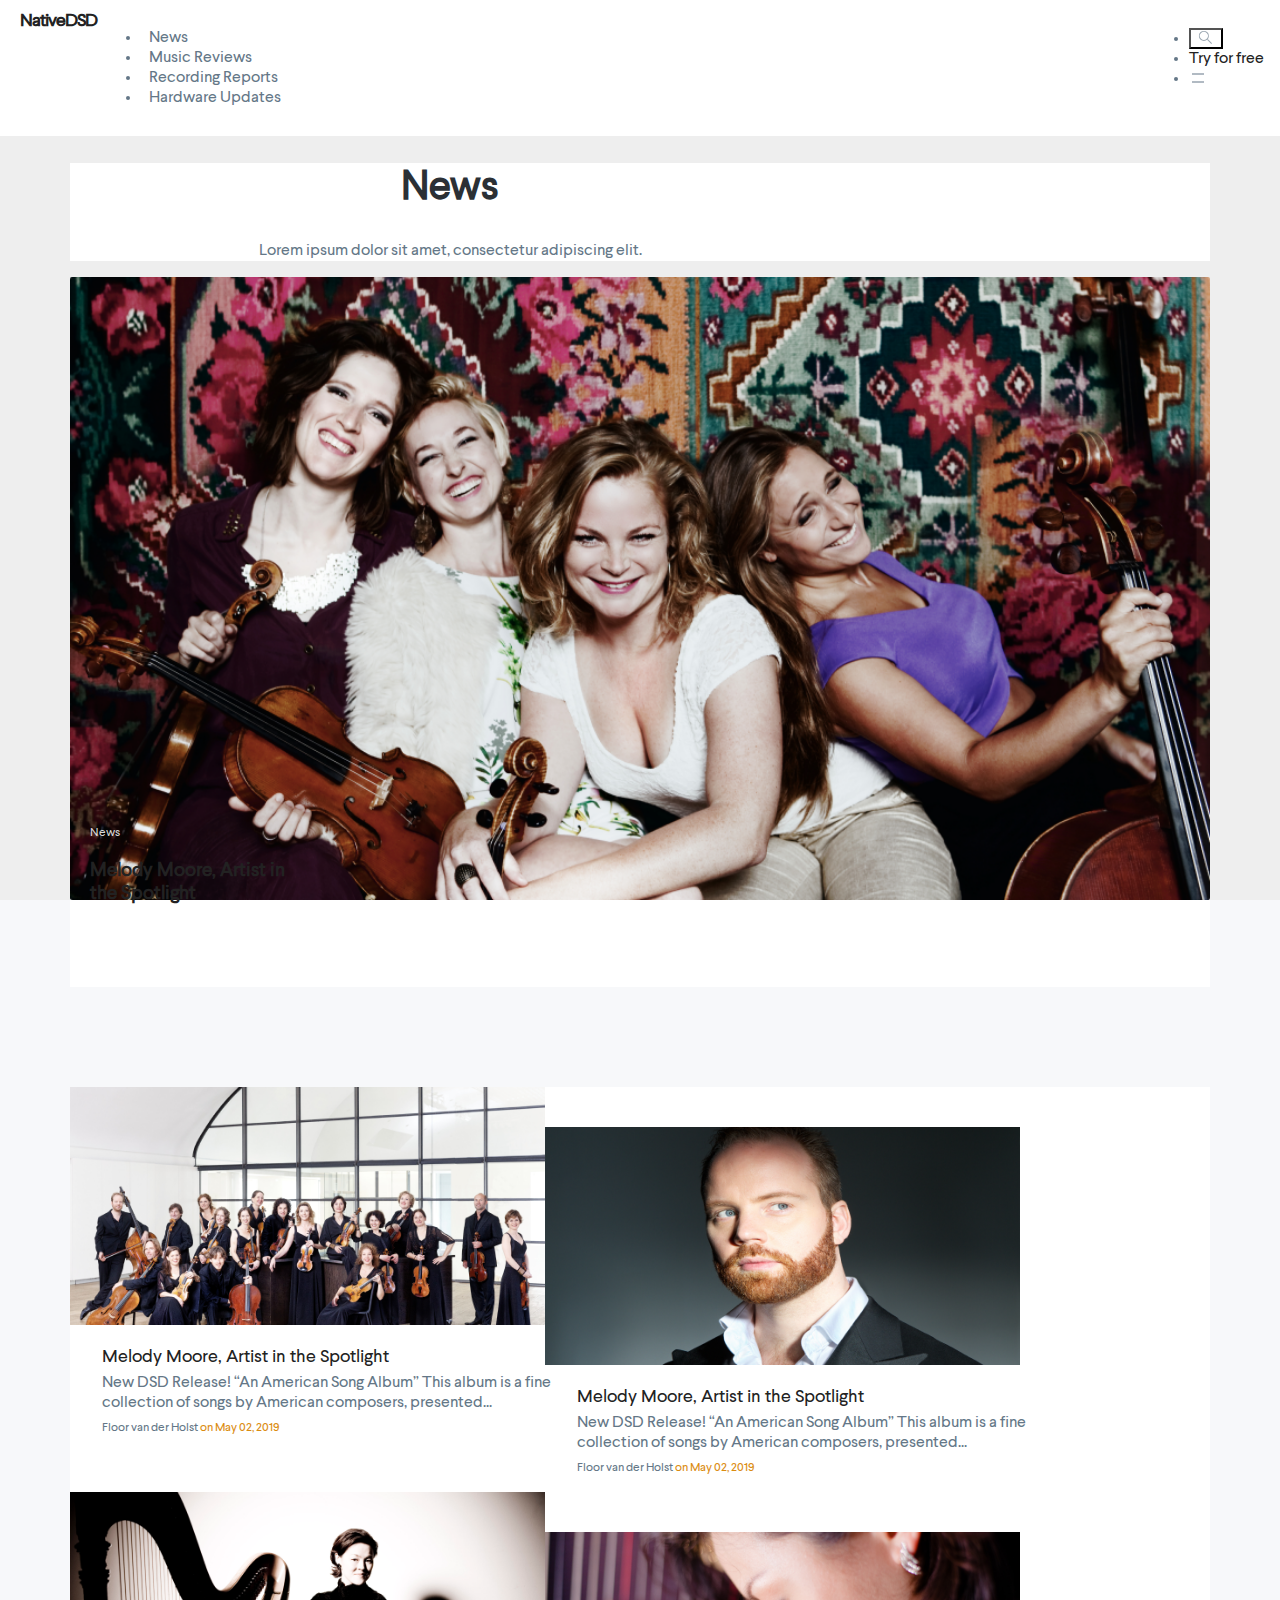
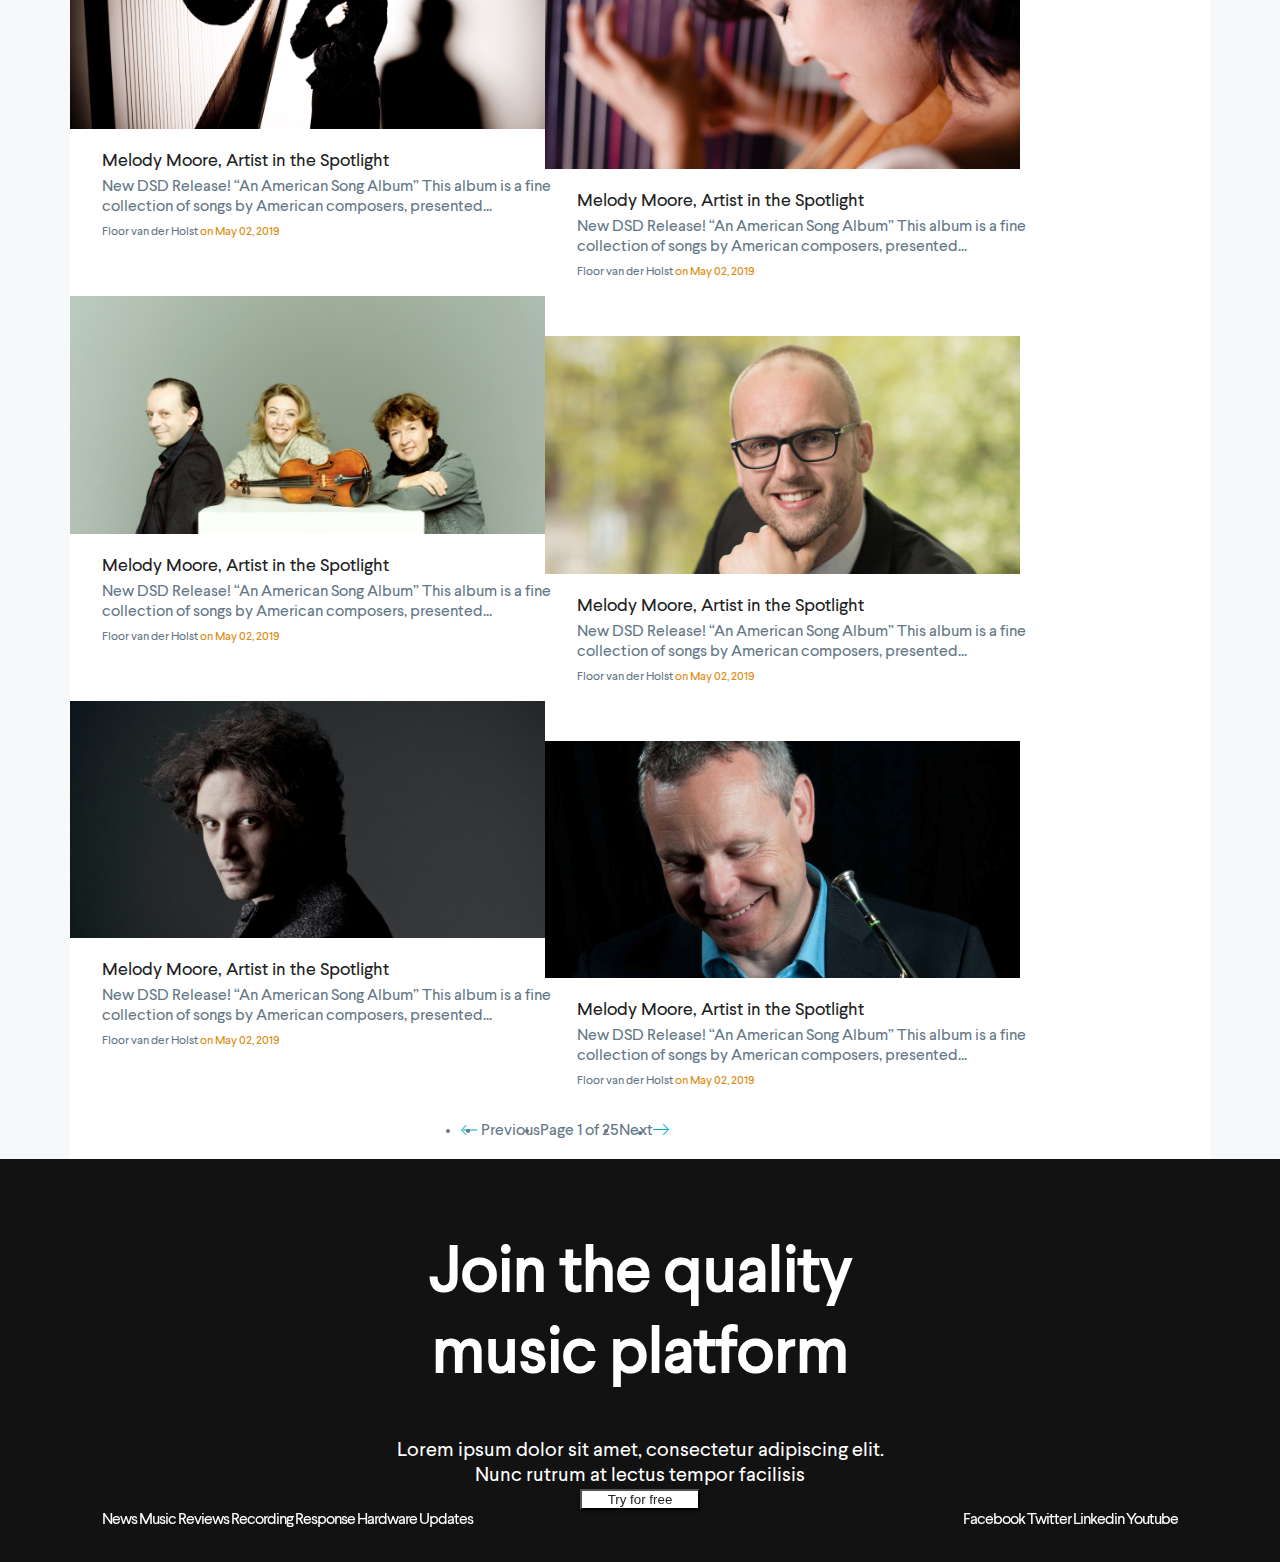
<file: overview.html>
<!DOCTYPE html>
<html>
<head>
  <meta charset="utf-8" />
  <title>Index | Agile - Bootstrap 4 Web Application</title>
  <meta name="description" content="Responsive, Bootstrap, BS4" />
  <meta name="viewport" content="width=device-width, initial-scale=1, maximum-scale=1" />
  
  <!-- style -->
  <!-- build:css assets/css/site.min.css -->
  <link rel="stylesheet" href="assets/css/bootstrap.css" type="text/css" />
  <link rel="stylesheet" href="assets/css/i-con.css" type="text/css" />
  <link rel="stylesheet" href="assets/css/theme.css" type="text/css" />
  <link rel="stylesheet" href="assets/css/style.css" type="text/css" />
  <link rel="stylesheet" href="assets/font/latofonts.css" type="text/css" />
  <link rel="stylesheet" href="assets/font/latostyle.css" type="text/css" />
  <!-- endbuild -->
</head>
<body class="layout-column">


<header id="header" class="page-header p-2  ">
  <div class="navbar navbar-expand-lg px-md-5" >
    <!-- brand -->
    <a href="index.html" class="navbar-brand">
    	<!-- <img src="assets/img/menu.png" /> -->
    	<!-- <img src="assets/img/logo.png" alt="..."> -->
    	<span class="hidden-folded l-s-n-1x" style="color:#222222;">NativeDSD</span>
    </a>
    <!-- / brand -->

    <!-- Navbar collapse -->
    <div class="collapse navbar-collapse order-2 order-lg-1" id="navbarToggler">
      <ul class="navbar-nav mx-auto" data-nav>
        <li class="nav-item">
          <a href="" class="nav-link">
            <span class="nav-text highlight-color larsseit">News</span>
          </a>
        </li>
        <li class="nav-item">
          <a href="" class="nav-link">
            <span class="nav-text larsseit">Music  Reviews</span>
          </a>
        </li>
        <li class="nav-item">
          <a href="" class="nav-link">
            <span class="nav-text larsseit">Recording Reports </span>
          </a>
        </li>
        <li class="nav-item">
          <a href="" class="nav-link">
            <span class="nav-text larsseit">Hardware Updates</span>
          </a>
        </li>
      </ul>
    </div>
  
    <ul class="nav navbar-menu order-1 order-lg-2">
      <li class="nav-item">
        <a class="nav-link no-ajax" href="../docs?hideAside=false">
          
          <button type="submit" class="btn no-shadow no-bg px-0"><i
            class="i-con i-con-search text-fade w-"></i></button>

        </a>
      </li>
      <li class="d-flex align-items-center">
        <a href="https://gum.co/Joem" target="_blank" class="btn btn-sm btn-bg i-con-h-a">
          Try for free
        </a>
      </li>
      <!-- Navarbar toggle btn -->
      <li class="nav-item d-lg-none">
        <a href="#" class="nav-link i-con-h-a px-1" data-toggle="collapse" data-toggle-class data-target="#navbarToggler">
          <i class="i-con i-con-nav text-muted"><i></i></i>
        </a>
      </li>
    </ul>
  
  </div>
</header>




<div id="main" class="layout-row flex">
<!-- ############ Content START-->
	<div id="content" class="flex ">
		<div class="">
		
 
  



  <div class="page-container">

        <div class="bg-white pt-4">
            <div class="col-md-8 mx-auto">
                <div class="p-2 text-center">
                <!-- text-lg title-text, sub-text-->
                <h1 class="text-lg font-weight-bold p-0 tiempos-bold64"> News </h1>
                <p class="text-muted tiempos-text22"
                >Lorem ipsum dolor sit amet, consectetur adipiscing elit.
                </p>        
                </div>
            </div>
        </div>

        <div class="card-header bg-dark bg-img p-0 no-border" 
        data-stellar-background-ratio="0.3" style=" background-position: 50% -68.6px;margin-bottom: 100px;"> 
            <img src="assets/img/overview.png" style="width:100%;"/>   

            <div class="overview-right">
                <div class="px-md-5 py-3 bg-white main-color" style="background: white !important;  margin-top:-80px; padding-left: 20px;"> 
                        <div class="text-sm highlight-color larsreg">News</div>
                        <h3 class="larsbold" style="color: #222222 !important;">Melody Moore, Artist in  <br> the Spotlight</h3>
                        <div class="tiempos-text14">New DSD Release! “An American Song Album” 
                            <br>This album is a fine collection of songs by American composers, presented...                        </div>                        
                        <div class="text-muted text-sm  mt-1 lars">Floor van der Holst <span class="color-dark">on May 02, 2019</span></div>
                </div>               
            </div>
            


            <!-- <div class="bg-dark-overlay">
              <div class="p-4">
                <div class="row no-gutters justify-content-between">
                  <a href="#" class="btn btn-icon i-con-h-a text-white">
                    <span>
                      <i class="i-con i-con-mail"><i></i></i>
                    </span>
                  </a>
                  
                  <a href="#" class="btn btn-icon i-con-h-a text-white">
                    <span>
                      <i class="i-con i-con-more"><i></i></i>
                    </span>
                  </a>
                </div>
                <div class="text-center py-4">
                  <a href="#" class="h6">Garrett Winters</a>
                  <small class="d-block text-muted mt-2">UI director</small>
                  <div class="mt-4">
                    <a href="#" class="text-white p-1">
                      <strong>321</strong> <span class="text-fade">Posts</span>
                    </a>
                    <a href="#" class="text-white p-1">
                      <strong>4,230</strong> <span class="text-fade">Followers</span>
                    </a>
                    <a href="#" class="text-white p-1">
                      <strong>560</strong> <span class="text-fade">Following</span>
                    </a>
                  </div>
                </div>
              </div>
            </div> -->
            
          </div>

              

        <div class="py-5 bg-white" id="lightBlack">
                <div class="col-12 col-lg-10 mx-auto">
                    <div class="row list-grouped">

                        <div class="col-md-6 mx-auto">                                      
                            <div class="list-item">
                                <div class="media media-4x3reg">
                                    <a class="media-content " style="background-image:url(assets/img/overview1.png)">
                                    </a>
                                    <div class="media-action ">
                                    </div>
                                </div>
            
                                <div class="list-content ">
                                    <div class="list-body ">
                                        <div class="mb-1">                                            
                                        </div>
                                        
                                        <h3 class="larsbold">Melody Moore, Artist in the Spotlight</h3>
                                        <div class="tiempos-text14">New DSD Release! “An American Song Album” This album is a fine collection of songs by American composers, presented...</div>
                                        <div class="text-muted text-sm lars mt-1">Floor van der Holst <span class="color-dark">on May 02, 2019</span></div>
                                    </div>
                                    <!-- <div class="list-footer ">
                                        <div class="text-muted text-sm">Feb 30, 5:45 am</div>
                                    </div> -->
                                </div>
                            </div>          
                        </div>          
          
                        <div class="col-md-6  mx-auto mt-5">                                 
                            <div class="list-item">
                                <div class="media media-4x3reg">
                                    <a class="media-content " style="background-image:url(assets/img/overview2.png)">
                                    </a>
                                    <div class="media-action ">
                                    </div>
                                </div>
        
                                <div class="list-content ">
                                    <div class="list-body ">
                                        <div class="mb-1">                                                    
                                        </div>                                                
                                        <h3 class="larsbold">Melody Moore, Artist in the Spotlight</h3>
                                        <div class="tiempos-text14">New DSD Release! “An American Song Album” This album is a fine collection of songs by American composers, presented...</div>
                                        <div class="text-muted text-sm lars mt-1">Floor van der Holst <span class="color-dark">on May 02, 2019</span></div>
                                    </div>
                                    <!-- <div class="list-footer ">
                                        <div class="text-muted text-sm">Feb 30, 5:45 am</div>
                                    </div> -->
                                </div>
                            </div>                              
                        </div>  





                        <div class="col-md-6 mx-auto">                                      
                                <div class="list-item">
                                    <div class="media media-4x3reg">
                                        <a class="media-content " style="background-image:url(assets/img/overview3.png)">
                                        </a>
                                        <div class="media-action ">
                                        </div>
                                    </div>
                
                                    <div class="list-content ">
                                        <div class="list-body ">
                                            <div class="mb-1">                                            
                                            </div>
                                            
                                            <h3 class="larsbold">Melody Moore, Artist in the Spotlight</h3>
                                        <div class="tiempos-text14">New DSD Release! “An American Song Album” This album is a fine collection of songs by American composers, presented...</div>
                                        <div class="text-muted text-sm lars mt-1">Floor van der Holst <span class="color-dark">on May 02, 2019</span></div>
                                        </div>
                                        <!-- <div class="list-footer ">
                                            <div class="text-muted text-sm">Feb 30, 5:45 am</div>
                                        </div> -->
                                    </div>
                                </div>          
                            </div>          
              
                            <div class="col-md-6  mx-auto mt-5">                                 
                                <div class="list-item">
                                    <div class="media media-4x3reg">
                                        <a class="media-content " style="background-image:url(assets/img/overview4.png)">
                                        </a>
                                        <div class="media-action ">
                                        </div>
                                    </div>
            
                                    <div class="list-content ">
                                        <div class="list-body ">
                                            <div class="mb-1">                                                    
                                            </div>                                                
                                            <h3 class="larsbold">Melody Moore, Artist in the Spotlight</h3>
                                            <div class="tiempos-text14">New DSD Release! “An American Song Album” This album is a fine collection of songs by American composers, presented...</div>
                                            <div class="text-muted text-sm lars mt-1">Floor van der Holst <span class="color-dark">on May 02, 2019</span></div>
                                        </div>
                                        <!-- <div class="list-footer ">
                                            <div class="text-muted text-sm">Feb 30, 5:45 am</div>
                                        </div> -->
                                    </div>
                                </div>                              
                            </div>  





                            <div class="col-md-6 mx-auto">                                      
                                    <div class="list-item">
                                        <div class="media media-4x3reg">
                                            <a class="media-content " style="background-image:url(assets/img/overview5.png)">
                                            </a>
                                            <div class="media-action ">
                                            </div>
                                        </div>
                    
                                        <div class="list-content ">
                                            <div class="list-body ">
                                                <div class="mb-1">                                            
                                                </div>
                                                
                                                <h3 class="larsbold">Melody Moore, Artist in the Spotlight</h3>
                                                <div class="tiempos-text14">New DSD Release! “An American Song Album” This album is a fine collection of songs by American composers, presented...</div>
                                                <div class="text-muted text-sm lars mt-1">Floor van der Holst <span class="color-dark">on May 02, 2019</span></div>
                                            </div>
                                            <!-- <div class="list-footer ">
                                                <div class="text-muted text-sm">Feb 30, 5:45 am</div>
                                            </div> -->
                                        </div>
                                    </div>          
                                </div>          
                  
                                <div class="col-md-6  mx-auto mt-5">                                 
                                    <div class="list-item">
                                        <div class="media media-4x3reg">
                                            <a class="media-content " style="background-image:url(assets/img/overview6.png)">
                                            </a>
                                            <div class="media-action ">
                                            </div>
                                        </div>
                
                                        <div class="list-content ">
                                            <div class="list-body ">
                                                <div class="mb-1">                                                    
                                                </div>                                                
                                                <h3 class="larsbold">Melody Moore, Artist in the Spotlight</h3>
                                                <div class="tiempos-text14">New DSD Release! “An American Song Album” This album is a fine collection of songs by American composers, presented...</div>
                                                <div class="text-muted text-sm lars mt-1">Floor van der Holst <span class="color-dark">on May 02, 2019</span></div>
                                            </div>
                                            <!-- <div class="list-footer ">
                                                <div class="text-muted text-sm">Feb 30, 5:45 am</div>
                                            </div> -->
                                        </div>
                                    </div>                              
                                </div>  



                          

                                <div class="col-md-6 mx-auto">                                      
                                        <div class="list-item">
                                            <div class="media media-4x3reg">
                                                <a class="media-content " style="background-image:url(assets/img/overview7.png)">
                                                </a>
                                                <div class="media-action ">
                                                </div>
                                            </div>
                        
                                            <div class="list-content ">
                                                <div class="list-body ">
                                                    <div class="mb-1">                                            
                                                    </div>
                                                    
                                                    <h3 class="larsbold">Melody Moore, Artist in the Spotlight</h3>
                                                    <div class="tiempos-text14">New DSD Release! “An American Song Album” This album is a fine collection of songs by American composers, presented...</div>
                                                    <div class="text-muted text-sm lars mt-1">Floor van der Holst <span class="color-dark">on May 02, 2019</span></div>
                                                </div>
                                                <!-- <div class="list-footer ">
                                                    <div class="text-muted text-sm">Feb 30, 5:45 am</div>
                                                </div> -->
                                            </div>
                                        </div>          
                                    </div>          
                      
                                    <div class="col-md-6  mx-auto mt-5">                                 
                                        <div class="list-item">
                                            <div class="media media-4x3reg">
                                                <a class="media-content " style="background-image:url(assets/img/overview8.png)">
                                                </a>
                                                <div class="media-action ">
                                                </div>
                                            </div>
                    
                                            <div class="list-content ">
                                                <div class="list-body ">
                                                    <div class="mb-1">                                                    
                                                    </div>                                                
                                                    <h3 class="larsbold">Melody Moore, Artist in the Spotlight</h3>
                                                    <div class="tiempos-text14">New DSD Release! “An American Song Album” This album is a fine collection of songs by American composers, presented...</div>
                                                    <div class="text-muted text-sm lars mt-1">Floor van der Holst <span class="color-dark">on May 02, 2019</span></div>
                                                </div>
                                                <!-- <div class="list-footer ">
                                                    <div class="text-muted text-sm">Feb 30, 5:45 am</div>
                                                </div> -->
                                            </div>
                                        </div>                              
                                    </div>  
                                            
                    </div>    


                    <div class="row text-center">
                      <ul class="pagination text-center" style="margin:auto;">
                          <li class="paginate_button page-item px-3"> <img src="assets/img/left-arrow.png" /> </li>
                          <li class="paginate_button page-item color-green"> Previous </li>
                          <li class="px-4 lars">Page 1 of 25 </li>
                          <li class="paginate_button page-item color-green"> Next </li>
                          <li class="paginate_button page-item px-3"> <img src="assets/img/right-arrow.png" /> </li>
                      </ul>                    
                  </div>


                    

                        

                </div>    
            </div>
  </div>



 


</div>
		<!-- ############ Footer START-->
  



  
  
  
  
  
   
    <footer id="footer" class="page-footer bg-black">
			<div class="page-container">
				<div class="padding ">
					<div class="py-5 text-inherit text-hover-primary">
					
						<div class="text-center py-5 text-md">
              <!-- <div class="mb-3">Join the quality music platform</div> -->
              <h1 class="tiemposreg" style="color:white;font-size: 64px;"> Join the quality <br> music platform</h1>
			    <div class="tiempos-reg" style="font-size: 20px;">									
                Lorem ipsum dolor sit amet, consectetur adipiscing elit. <br> Nunc rutrum at lectus tempor facilisis								
							</div>
						</div>
						<div class="text-center py-3">              
                <button class="btn btn-raised btn-wave mb-2 w-sm bg-white larsbold" style="color:#222222;">Try for free</button>
            </div>
            
            <div class="row py-3">              

              <div class="col-md-6">
              
                  <span class="hidden-folded l-s-n-1x p-2 larsreg">News </span>
                  <span class="hidden-folded l-s-n-1x p-2 larsreg">Music Reviews </span>                   
                  <span class="hidden-folded l-s-n-1x p-2 larsreg">Recording Response </span>
                  <span class="hidden-folded l-s-n-1x p-2 larsreg">Hardware Updates </span>
                  
              </div>

              <div class="col-md-6" style="text-align: right;"> 
                  <span class="hidden-folded l-s-n-1x p-2 larsreg">Facebook </span>
                  <span class="hidden-folded l-s-n-1x p-2 larsreg"> Twitter </span>                   
                  <span class="hidden-folded l-s-n-1x p-2 larsreg"> Linkedin </span>
                  <span class="hidden-folded l-s-n-1x p-2 larsreg"> Youtube </span>
              </div>
                
            </div>
					</div>
				</div>
			</div>
        </footer>

		<!-- ############ Footer END-->
	</div>
<!-- ############ Content END-->
</div>


  <!-- build:js assets/js/site.min.js -->
  <!-- jQuery -->
  <script src="libs/jquery/dist/jquery.min.js"></script>
  <!-- Bootstrap -->
  <script src="libs/popper.js/dist/umd/popper.min.js"></script>
  <script src="libs/bootstrap/dist/js/bootstrap.min.js"></script>
  
  <!-- lazyload plugin -->
  <script src="assets/js/lazyload.config.js"></script>
  <script src="assets/js/lazyload.js"></script>
  <script src="assets/js/plugin.js"></script>
  <!-- theme -->
  <script src="assets/js/theme.js"></script>
  <!-- endbuild -->
</body>
</html>
</file>
<file: assets/css/style.css>
:root{
    --background_color_one:#fff;    
    --background_color_two:#eee;
    --text_color:#222222;
    --highlight_color:#DB8C10;
    --background_color_review:#F6F5F2;    
    --date_color:#888888;
    --divider_color:#E8E6E4;
    --previous_color:#00ADC5;
}

html, body{
    height:100%;
}

body{
    margin: 0;
    background-color: var(--background_color_two);
    font-family:'Larsseit' !important;     
}

a{
    text-decoration: none;
    color: var(--text_color);
}

.wrapper{
    width:100%;
    max-width:90rem;
    margin: 0 auto;    
    background-color: var(--background_color_one);
}

.inner{    
    width:100%;
    max-width:70rem;
    margin: 0 auto;    
    height:inherit; 
    min-height: inherit;
    display: flex;
}

.myrow{   
    width: 100%;         
    margin: 0 auto;    
    display: flex;
}


.inner6{    
    width: 100%;
    margin-left: 6rem;
    margin-right: 6rem;
}

.inner12{    
    width: 100%;
    margin-left: 12rem;
    margin-right: 12rem;
}

.avatar48{
    width:48px;
    height:48px;
    border-radius:50%;
}

.top_header_search{
    width:100%;
    min-height:8rem; /* 52 + 24 + 52 = 128px */    
    background: var(--background_color_review);
}

.search_nav_menu{
    width: 100%;
    display: flex;
    justify-content: flex-end;    
    font-size: 1rem;
    line-height: 1.5rem;
    margin-top: 3.25rem;
    z-index: 2;
}

.top_header{
    width:100%;
    min-height:8rem; /* 52 + 24 + 52 = 128px */    
}

.nav_icon{
    display: flex;        
    align-items: center;
}

.nav_icon span{
    /* margin-top:3rem; */
    margin-left: 1rem;
    font-size: 1.5rem;
    line-height: 2rem;
    font-family: 'TiempoText' !important;  
}


/* top nav menu part  */

.nav_menu{
    width: 100%;
    display: flex;
    justify-content: flex-end;   
    align-items: center; 
    font-size: 1rem;
    line-height: 1.5rem;
    /* margin-top: 3.25rem; */
    z-index: 2;
}

.nav_menu a{
    margin-left: 2rem;
}
.nav_menu div{
    color: var(--highlight_color);
}

.try{
    font-family: 'LarsseitBoldNew' !important;
    font-size: 1rem;
    color: white;
    line-height: 1.5rem;
    border-radius: 0.3333rem;
    background: var(--text_color);
    width: 7rem;
    height: 2.5rem;  
    /* margin-top: -0.5rem !important;   */
    margin-left: 2rem;
}

.wtry{
    font-family: 'LarsseitBoldNew' !important;
    font-size: 1rem;
    color: var(--text_color);
    line-height: 1.5rem;
    border-radius: 0.3333rem;
    background: white;
    width: 138px;
    height: 48px;  
    margin-top: -0.5rem !important;  
    margin-left: 2rem;
}
.nav_menu input{
    color: var(--date_color);
    font-size: 1rem;
    line-height: 1.rem;
    border: none;
    margin-left: 1rem;
    background: var(--background_color_review);
    border-bottom: 1px solid var(--date_color);
    padding-bottom: 0.25rem;
    padding-right: 3rem;
}

.search_icon{
    width:1rem;
    height:1rem;
    margin-left: 2.4rem;        
}

.close_icon{
    width:1rem;
    height: 1rem;
    margin-right: 2rem;
    margin-left: 1rem;
}
.icon-logo{    
    width:2rem;
    height:2.749rem;
}
.scrollmenu{
    display:none;
}




.blog_overview_top_container{
    margin-top:5rem;
    padding-bottom:4.5rem; 
}




.title{
    position: relative;
    /* margin-top:5rem; */
    padding: 5rem 0 5rem 0;
    text-align: center;  
    z-index: 2;

}


.title h1{
    margin:  0 0 0 0 !important;
    padding: 0 0 1rem 0 !important;
    color: var(--highlight_color);   
    font-size: 1.5rem;
    line-height: 2rem;
}

.title h2{
    font-family: 'TiemposBold' !important;
    font-size: 4rem;
    line-height: 4.5rem;
    margin-top:0rem;
    margin-bottom:1rem;
    padding-top: 0rem;
    padding-bottom: 0rem;    
}
.title h3{
    margin:  0 0 0 0 !important;
    padding: 0.5rem 0 0 0 !important;
    font-size: 1.25rem;
    line-height: 1.5rem;
    
}
.title h3 span{
    font-size: 1.25rem;
    line-height: 1.5rem;
    color:var(--date_color);
    
}

.title span{    
    font-family: 'TiempoText' !important;
    font-size: 1.5rem;
    line-height: 2.5rem;  
}

.review_background{    
    position: absolute;
    width:44rem;
    height:70rem;
    margin-left:46rem;
    /* right:0rem; */
    background-color: var(--background_color_review);
    z-index: 1;    
    padding: 0 0 0 0 !important;
}


.news_background{    
    position: absolute;
    width:56rem;
    height:61rem;
    margin-left:34rem;
    /* right:0rem; */
    background-color: var(--background_color_review);
    z-index: 1;    
    padding: 0 0 0 0 !important;
}

.overview_background{    
    position: absolute;
    width:56rem;
    height:56.875rem;
    margin-left:34rem;    
    background-color: var(--background_color_review);
    z-index: 1;    
    padding: 0 0 0 0 !important;
}


.col-3{
    flex: 0 0 25%;
    max-width: 25%;
}

.col-6 {
    flex: 0 0 50%;
    max-width: 50%; 
    z-index: 10;
}




.song-album{
    flex: 0 0 51.428%;
    max-width:51.428%;
}

.song-album h2{
    margin: 2rem 0 0 0 !important;
    font-family: 'LarsseitBold';
    font-size: 3rem;
    color:var(--text_color);
    line-height: 3.5rem;
}
.song-album h3{
    margin: 1rem 0 0 0 !important;
    font-family: 'Larsseit';
    font-size: 1.125rem;
    line-height: 2rem;
    color:var(--text_color);    
    font-style: normal;
    font-weight: 400 !important;
}

.song-album h4{
    margin: 1rem 0 7.875rem 0 !important;
    font-family: 'Larsseit';
    font-size: 0.875rem;
    line-height: 1.125rem;
    color:var(--text_color);    
    font-style: normal;
    font-weight: 400 !important;
}

.song-album h4 span{
    color:var(--date_color);
}

.album{
    /* width:80%;
    height: 50%; */
    width: 28rem;
    height: 28rem;
}

.pl-12{
    padding-left: 6rem;
}

.list-album{    
    z-index: 10;
    width:100%;
}


.list-grid h4{
    margin:2rem 0 0 0 !important;
    font-family: 'TiempoText' !important;
    font-size: 1rem;
    line-height: 2rem;
    font-weight: normal;    
}

.list-item{
    display: flex;
}

.list-item img{
    width:10rem;
    height:10rem;
}

.list-content{    
    padding-left: 2rem;
    width:100%;
}

.list-content h1{
    margin: 0 0 0 0 !important;
    padding: 0 0 0 0 !important;
    font-family: 'LarsseitBold';
    font-size: 2rem;
    line-height: 2.5rem;
    color:var(--text_color);
}


.list-content h2{
    margin: 0 0 0 0 !important;
    padding: 0 0 0 0 !important;
    font-family: 'LarsseitBold';
    font-size: 1.5rem;
    line-height: 2rem;
    color:var(--text_color);   

}

.list-content h3{
    margin: 0 0 0 0 !important;
    font-size: 1.125rem;
    line-height: 2rem;
    color:var(--text_color);    
    font-style: normal;
    font-weight: 400 !important;
}

.list-content h4{
    margin: 0.5rem 0 0 0 !important;
    font-size: 0.875rem;
    line-height: 1.125rem;
    color:var(--text_color);    
    font-weight: normal;    
    font-family: 'Larsseit' !important;
}

.list-content h4 span{
    color: var(--date_color);
}


.list-content button{
    width: 9.875rem;
    height:2.5rem;
    background: var(--text_color);
    border-radius:0.25rem;
}

.list-content button img{    
    width:14px;
    height:16px;    
    vertical-align: middle;
}

.list-content button span{    
    font-size: 1rem;
    vertical-align: middle;
    color: white;
}
.list-content span{    
    color:var(--highlight_color);
    font-size: 0.875;
    line-height: 1.125;        
}

.line{
    margin: 1.9375rem 0 2rem 0;
    background: var(--divider_color);
    height: 0.0625rem;    
}
.line3{
    margin: 1.9375rem 0 2rem 0;
    background: var(--divider_color);
    height: 0.0625rem;  
}

.line3p{
    margin: 2.9375rem 0 3rem 0;
    background: var(--divider_color);
    height: 0.0625rem;    
}


.grid-item{
    margin-bottom: 3rem;
}
.grid-item1{
    margin-bottom: 1rem;
}

.grid-item img{
    width:16rem;
    height:16rem;
}
.grid-content h2{
    margin: 1rem 0 0 0 !important;
    padding: 0 0 0 0 !important;
    font-size: 1.5rem;
    line-height: 2rem;
    color:var(--text_color);
}

.grid-content h3{
    margin: 0 0 0 0 !important;
    font-size: 1.125rem;
    line-height: 2rem;
    color:var(--text_color);    
    font-style: normal;
    font-weight: 400 !important;
}

.grid-content h4{
    margin: 1rem 0 0 0 !important;
    font-size: 0.875rem;
    line-height: 1.125rem;
    color:var(--text_color);    
    font-style: normal;
    font-weight: 400 !important;
}
.pagination{
    padding-top: 1rem;
    padding-bottom: 1rem;
    margin:auto;  
    display: flex;  
}

.pagination span{
    color:var(--previous_color);
    font-size: 1rem;
    line-height: 1.5rem;
}

.pagination  span strong{
    margin-left: 2rem;
    margin-right: 2rem;
    color:var(--text_color);
}
.ml-1{
    margin-left: 0.5rem;
}
.mr-1{
    margin-right: 0.5rem;
}

.ml-2{
    margin-left: 1rem;
}
.mr-2{
    margin-right: 1rem;
}

.footer{
    background: var(--text_color);
    margin-top: 3rem;
    /* margin-bottom: -350px !important; */
    padding-top: 2.5rem;   
    
}
.footer_title{
    padding-top: 3rem;    
    width: 100%;     
    text-align: center;
}
.footer_title span{
    font-size: 4rem;
    line-height: 4.5rem;
    font-family: 'TiemposHeadline';
    color: white;
}
.footer_des{
    padding-top:2rem;
    width: 100%;
    text-align: center;    
}
.footer_des span{
    color:white;
    font-family: 'TiempoText';
    font-size: 20px;
    line-height: 32px;
}

.footer_bottom{
    margin-top:3rem;        
    text-align: center;
}
.footer_bottom img{
    height:10rem;       
    width: 100%;   
}

.footer > div{
    position: relative;
}

.left_menu{
    position: absolute !important;
    left: 10rem;    
    bottom: 2rem;    
    display: flex;  
    flex-direction: row;
    justify-content: flex-end;
    align-items: flex-start;
}
.left_menu span{
    color: white;
    margin-left: 2rem;
}

.right_menu{
    position: absolute !important;        
    bottom: 2rem;
    right: 10rem;  
    display: flex;     
}
.right_menu span{
    color:white;
    margin-left: 2rem;
}


.text-center {
    text-align: center !important; }

.mt-1{
    margin-top:0.5rem !important;
}
.mt-2{
    margin-top:1rem;
}
.mt-3{
    margin-top:1.5rem;
}
.mt-4{
    margin-top:2rem;
}
.mt-5{
    margin-top:2.5rem;
}
.mt-6{
    margin-top:3rem;
}




/* news page */
.news-top{
    margin-bottom: 3rem;
    width: 100%;
}
.news-album{
    margin-bottom: 9rem;    
    z-index: 10;
}
.news-album img{
    margin-right: 6rem;
}

.news-top > div{
    position: relative;
}
.news-float{    
    position: absolute;
    right:0;
    bottom:0;
    background: white;
    padding: 2rem;
    width: 40rem;
    margin-bottom:-9rem !important;
}


.news-float span{
    color: var(--highlight_color);
    font-size: 1rem;
    line-height: 1.5rem;
    
}
.news-float h2{
    margin: 0.5rem 0 0 0 !important;
    font-family: 'LarsseitBold';
    font-size: 3rem;
    color:var(--text_color);
    line-height: 3.5rem;
}
.news-float h3{
    margin: 1rem 0 0 0 !important;
    font-family: 'TiempoText' !important;  
    font-size: 1.125rem;
    line-height: 2rem;
    color:var(--text_color);    
    font-style: normal;    
    font-weight: 400 !important;
}

.news-float h4{
    margin: 1rem 0 0 0 !important;
    font-family: 'Larsseit';
    font-size: 0.875rem;
    line-height: 1.125rem;
    color:var(--text_color);    
    font-style: normal;
    font-weight: 400 !important;
}

.news-item{
    margin-bottom: 3rem;    
}
.news-item img{
    width:34rem;
    height:19.125rem;
}
.blog_article_item img{
    width:40rem;
    height:27.25rem;
}
.blog_article_right_item {
    padding-left: 2rem;
}
.blog_article_right_item img{
    width: 28rem;
    height: 16.5rem;

}

.news-content{
    padding-top: 1.5rem;
}
.news-content span{
    font-size: 1rem;    
    line-height: 1.5rem;
    color: var(--highlight_color);
}
.news-content h2{
    margin-top: 0.5rem;
    font-family: 'LarsseitBold';
    font-size: 2rem;
    line-height: 2.5rem;
    font-weight: normal;
}
.news-content h3{
    margin: 1rem 0 0 0 !important;
    font-family: 'TiempoText' !important;  
    font-size: 1.125rem;
    line-height: 2rem;
    color:var(--text_color);    
    font-style: normal;    
    font-weight: normal;
}

.news-content h4{
    margin: 1rem 0 1rem 0 !important;
    font-family: 'Larsseit';
    font-size: 0.875rem;
    line-height: 1.125rem;
    color:var(--text_color);    
    font-style: normal;
    font-weight: normal;
}
.news-content h4 span{
    color: var(--date_color);
}




.blog_overview_new_content{
    padding-top: 1.5rem;
}
.blog_overview_new_content span{
    font-size: 1rem;    
    line-height: 1.5rem;
    color: var(--highlight_color);
}
.blog_overview_new_content h2{
    margin: 0.5rem 0 0 0 !important;
    padding: 0 0 0 0 !important;
    font-family: 'LarsseitBold';
    font-size: 2rem;
    line-height: 2.5rem;
    font-weight: normal;
}
.blog_overview_new_content h3{
    margin: 1rem 0 0 0 !important;
    padding: 0 0 0 0 !important;
    font-family: 'TiempoText' !important;  
    font-size: 1.125rem;
    line-height: 2rem;
    color:var(--text_color);    
    font-style: normal;    
    font-weight: normal;
}

.blog_overview_new_content h4{
    margin: 1rem 0 1rem 0 !important;
    padding: 0 0 0 0 !important;
    font-family: 'Larsseit';
    font-size: 0.875rem;
    line-height: 1.125rem;
    color:var(--text_color);    
    font-style: normal;
    font-weight: normal;
}
.blog_overview_new_content h4 span{
    color: var(--date_color);
}





.blog_overview_new_content_date{
    padding-top: 1.5rem;
}
.blog_overview_new_content_date span{
    font-size: 1rem;    
    line-height: 1.5rem;
    color: var(--highlight_color);
}
.blog_overview_new_content_date h2{
    margin: 0.5rem 0 0 0 !important;
    padding: 0 0 0 0 !important;
    font-family: 'LarsseitBold';
    font-size: 2rem;
    line-height: 2.5rem;
    font-weight: normal;
}

.blog_overview_new_content_date h4{
    display: none;
}
.blog_overview_new_content_date h4 span{
    color: var(--date_color);
}


.blog_overview_mt_6{
    margin-top: 3rem;
}
.new_bottom_view_all{
    display: none;
}





.writtenby{
    padding: 0 12rem 0 12rem;    
}
.writtenby h2{
    margin:0 0 0 0 !important;
    padding: 0 0 0 0 !important;
    font-family: 'LarsseitBoldNew';
    font-weight: normal;
    font-size: 1.5rem;
    line-height: 2rem;
}

.writtenby img{
    width: 48px;
    height: 48px;        
    border-radius: 50%;    
}
.writtenby-item{
    padding-top: 1.5rem;
    display: flex;
}
.written-content{    
    padding-left: 1rem;
}
.written-content h3{
    margin: 0 0 0 0;
    padding: 0 0 0 0;
    font-size: 1.125rem;
    font-weight: normal;
}
.written-content h4{
    margin: 0 0 0 0;
    padding: 0 0 0 0;
    font-size: 1rem;
    font-weight: normal;
}

.blog{
    padding: 0 12rem 0 12rem;    
}


.blog h2{
    margin:0 0 0 0 !important;
    padding: 0 0 0 0 !important;
    font-family: 'TiemposBold';
    font-weight: normal;
    font-size: 2rem;
    line-height: 2.5rem;
}

.blog h3{
    margin:0 0 0 0 !important;
    padding: 0 0 0 0 !important;    
    font-weight: normal;
    font-size: 1.5rem;
    line-height: 2.5rem;
    font-family: 'TiempoText';
}
.blog h3 span{
    color:var(--previous_color);
}
.blog h4 span{
    color:var(--previous_color);
}

.blog h4{
    margin: 1rem 0rem 0rem 0rem;
    font-weight: normal;
    font-size: 1.125rem;
    line-height: 2rem;
    font-family: 'TiempoText';
    padding: 0 0 0 0 !important;
}


.blog button{
    background: var(--background_color_review);
    border-radius: 2px;
    padding-left: 1rem;
    padding-right: 1rem;
    border: 0;
    height: 40px;    
}

.blog button span{
    font-weight: normal;
    font-size: 1rem;
    line-height: 1.5rem;
    font-family: 'Larsseit' !important;
}


.blog_main > div{
    position: relative;
}
.blog_float{
    position: absolute;
    top:0;
    left:0;
    display:flex;
    flex-direction: column;    
}
.blog_float img{
    margin-bottom:1rem;
}

.blog_dialg{
    position: fixed;
    padding:1.5rem 2rem 3rem 2rem;
    background: var(--text_color);
    width: 34rem;
    /* height: 16.5rem; */
    top:60%;
    left: 50%;
    transform: translate(-50%, -50%);
    box-shadow: 0px 4px 16px rgba(0, 0, 0, 0.05);
    border-radius: 2px;
    z-index: 10;    
}

.blog_dialg h2{
    color: white;
    font-size: 1.5rem;
    line-height: 2.5rem;
}
.blog_dialg h3{
    margin-top: 0.5rem;
    color: white;
    font-size: 1.125rem;
    line-height: 1.5rem;
}
.blog_dialg img{
    position: absolute;
    right: 1rem;    
}
.subform{
    margin-top: 1.5rem;
    display: flex;
}

.subform input{
    background: var(--text_color);    
    width: 100%;
    border: 0;    
    border-bottom: 1px solid rgba(255, 255, 255, 0.25);
    color: white;
}



/* blog review page  */

.review-album{
    flex: 0 0 51.428%;
    max-width:51.428%;
}

.review-album h2{
    margin: 8rem 0 0 0 !important;
    font-family: 'TiemposHeadline';
    font-size: 4rem;
    color:var(--text_color);
    line-height: 4.5rem;
}
.review-album h3{
    margin: 1rem 0 0 0 !important;
    font-family: 'Larsseit';
    font-size: 1.5rem;
    line-height: 2rem;
    color:var(--text_color);    
    font-style: normal;
    font-weight: normal;
}

.review-album h4{
    margin: 1rem 0 7.875rem 0 !important;
    font-family: 'Larsseit';
    font-size: 1.125rem;
    line-height: 1.25rem;
    color:var(--text_color);    
    font-style: normal;
    font-weight:normal;
}
.review-album h4 span{
    color:var(--date_color);
}

.review-image-album{    
    z-index: 10;
    width:100%;
}
.review-image-album img{
    margin-top:4rem;
    width:28rem;
    height:28rem;
}


.blog_review_background{    
    position: absolute;
    margin-top:8rem;
    width:32rem;
    height:36rem;
    margin-left:58rem;    
    background-color: var(--background_color_review);
    z-index: 1;    
    padding: 0 0 0 0 !important;
}





/* blog_article page */
.blog_article_top{
    width: 100%;
}
.blog_article_top img{
    width: 100%;
    height: 35rem;
}


.article-list-item {
    display: flex;
}

.article-list-item img{    
    width: 16rem;
    height:16rem;
    z-index: 10;
}

.list-item-background{
    position: absolute;
    background: var(--background_color_review);
    width: 16rem;
    height: 26rem;
    z-index: 1;  
    margin-left: -2rem;

}


.artist-list-content{
    height: 2.5rem;
    width: 100%;
    /* vertical-align: middle; */
    display: flex;    
    flex-direction: row;
    align-items: flex-start;    

}

.artist-list-content img{
    width: 2.5rem !important;
    height: 2.5rem !important;    
}


.artist-list-content span{
    color:var(--text_color);
    font-size: 1.125rem;
    line-height: 2.5rem;
    margin-left: 1rem;         
}

.artist-list-content label{
    color:var(--text_color);
    font-size: 1.125rem;
    line-height: 2.5rem;    
    margin-left: auto;
    color:var(--date_color);
}


.dot_view{
    padding-left: 6rem;
    padding-right: 6rem;   
    margin-top: 5rem;
}

.dot_title{
    display: flex;
    height: 2rem;
    vertical-align: middle;
    top:0;
    bottom:0;
}
.dot_title img{
    width: 28px;
    height: 21.16px;
    margin-top: 0.5rem;
}
.dot_title div{
    width: 32px;
    height: 1px;
    margin-left: 1rem;
    margin-right: 1rem;
    background: var(--date_color);
    margin-top: 1rem;
}

.dot_title span{
    font-size: 1.125rem;
    line-height: 2rem;
    font-family: 'TiempoText';
    color: var(--date_color);
}

.dot_view{
    padding: 0 0 0 0 !important;
}
.dot_view h2{
    margin: 1.125rem 0 5rem 0 !important;
    padding: 0 0 0 0 !important;
    font-family: 'TiemposHeadline';
    font-size: 2rem;
    line-height: 3rem;    
    font-family: normal;
}

.article_image{
    width: 28rem;
    height: 35rem;
}



.gallery_divider{
    margin-top: 2rem;
    margin-bottom: 5rem;
    display: flex;
}
.gallery_divider div{
    width: 32px;
    height: 1px;
    background: var(--date_color);
    margin-top: 0.5rem;
    margin-right: 1rem;
}
.gallery_divider span{
    font-size: 14px;
    line-height: 18px;
    font-weight: normal;
    color: var(--date_color);
}
.embed-responsive-item{    
    top: 0;
    bottom: 0;
    left: 0;
    width: 100%;
    height: 32.625rem;
    border: 0
}



.order_list{
    margin-top:3rem;        
}
.order_list h2{
    font-size: 2rem;
    line-height: 2.5rem;
    font-weight: normal;
}
.order_list_item{
    display: flex;   
}

.order_list_item h1{
    margin: 0 0 0 0 !important;
    font-family: 'TiempoText';
    font-size: 1.5rem;
    line-height: 2rem;
}
.order_list_item  h2{

    margin: 0 0 0 2rem !important;    
    padding:0 0 0 0 !important;
    font-family: 'TiempoText';
    font-size: 1.125rem;
    line-height: 2rem;
}

.dot {
    margin-top: 0.75rem;
    height: 0.5rem;
    width: 0.5rem;
    background-color: var(--text_color);
    border-radius: 50%;
    display: inline-block;
}

.you-like-item{
    margin-bottom: 2rem;
}
.you-like-item img{
    width:22rem;
    height:15rem;        
}

.you-like-content span{    
    font-size: 1rem;
    line-height: 1.5rem;
    color: var(--highlight_color);
}
.you-like-content h2{
    margin: 0.5rem 0 0 0 !important;
    padding: 0 0 0 0 !important;
    font-size: 1.5rem;
    line-height: 2rem;
    font-family: 'LarsseitBoldNew';
    color:var(--text_color);
}

.you-like-content h3{
    margin: 0.5rem 0 0 0 !important;
    font-size: 1.125rem;
    line-height: 2rem;
    color:var(--text_color);    
    font-family: 'TiempoText';
    font-style: normal;
    font-weight: 400 !important;
}

.you-like-content h4{
    margin: 1rem 0 0 0 !important;
    font-size: 0.875rem;
    line-height: 1.125rem;
    color:var(--text_color);    
    font-style: normal;
    font-weight: 400 !important;
}

.you-like-content h4 span{
    color: var(--date_color);
}
.you_like_mt_4{
    margin-top: 2rem;
}
.you-like{
    margin:8rem 0 4rem 0 !important;
    font-size: 3rem;
    line-height: 3.5rem;
    font-family: 'LarsseitBoldNew';
    font-weight: normal;
}

.search_title_overview{
    display: flex;    
    width: 100%; 
    z-index: 10;
    margin-top: 3rem; 
    margin-bottom:3rem;
}
.search_title_overview h2{
    margin: 0 0 0 0 !important;
    padding: 0 0 0 0 !important;
    font-size: 3rem;
    line-height: 3.5rem;
    font-family: 'TiemposHeadline';
    font-weight: normal;
}
.search_title_overview h3{
    margin: 0 0 0 0 !important;
    padding: 0 0 0 0 !important;
    width: 500px;
    font-size: 2rem;
    line-height: 2.5rem;
    font-family: 'TiemposHeadline';
    font-weight: normal;
}

.search_title_overview a{
    margin: 0 0.5rem 0 0 !important;
    padding: 0 0 0 0 !important;
    color: var(--previous_color);
    font-size: 1rem;
    line-height: 1.5rem;    
    font-weight: normal;
}
.search_title_overview div{
    width: 100%;
    display: flex;
    justify-content: flex-end;
    align-items: center;
    float: right;
    margin: auto;
}
.search_title_overview img{
    width: 15px;
    height: 10px;    
}



.custom_tag_tilte{
    display: flex;    
    width: 100%; 
    z-index: 10;
    margin-top: 8rem; 
    margin-bottom:2rem;
}
.custom_tag_tilte h3{
    margin: 0 0 0 0 !important;
    padding: 0 0 0 0 !important;
    width: 500px;
    font-size: 2rem;
    line-height: 2.5rem;
    font-family: 'TiemposHeadline';
    font-weight: normal;
}

.custom_tag_tilte a{
    margin: 0 0.5rem 0 0 !important;
    padding: 0 0 0 0 !important;
    color: var(--previous_color);
    font-size: 1rem;
    line-height: 1.5rem;    
    font-weight: normal;
}
.custom_tag_tilte div{
    width: 100%;
    display: flex;
    justify-content: flex-end;
    align-items: center;
    float: right;
    margin: auto;
}
.custom_tag_tilte img{
    width: 15px;
    height: 10px;    
}






.search_title_container{    
    width: 100%;
    margin-top:4rem;
    margin-bottom: 3rem;    
}



.search_title{     
    display: flex;     
    z-index: 10;
}

.search_title h1{
    margin: 0 0 0 0 !important;
    padding: 0 0 0 0 !important;
    font-size: 2rem;
    line-height: 2.5rem;
    font-family: 'LarsseitBoldNew';
    font-weight: normal;
}
.search_title h2{
    margin: 0 0 0 0 !important;
    padding: 0 0 0 0 !important;
    font-size: 3rem;
    line-height: 3.5rem;
    font-family: 'TiemposHeadline';
    font-weight: normal;
}


.search_title a{
    margin: 0 0.5rem 0 0 !important;
    padding: 0 0 0 0 !important;
    color: var(--previous_color);
    font-size: 1rem;
    line-height: 1.5rem;    
    font-weight: normal;
}

.search_title div{
    width: 100%;
    display: flex;
    justify-content: flex-end;
    align-items: center;
    float: right;
    margin: auto;
}
.search_title img{
    width: 15px;
    height: 10px;    
}

.music_review_view_more a{
    margin: 0 0.5rem 0 0 !important;
    padding: 0 0 0 0 !important;
    color: var(--previous_color);
    font-size: 1rem;
    line-height: 1.5rem;    
    font-weight: normal;
}

.music_review_view_more div{
    width: 100%;
    display: flex;
    /* justify-content: flex-end; */
    align-items: center;
    float: right;
    margin: auto;
}
.music_review_view_more img{
    background: transparent;
}


.music_review_view_more_hardware a{
    margin: 0 0.5rem 0 0 !important;
    padding: 0 0 0 0 !important;
    color: var(--previous_color);
    font-size: 1rem;
    line-height: 1.5rem;    
    font-weight: normal;
}

.music_review_view_more_hardware div{
    width: 100%;
    display: flex;
    /* justify-content: flex-end; */
    align-items: center;
    float: right;
    margin: auto;
}
.music_review_view_more_hardware img{
    background: transparent;
}



.music_review_view_more_recording{
    margin-left:auto; margin-top: 4.125rem;
}

.music_review_view_more_recording a{
    margin: 0 0.5rem 0 0 !important;
    padding: 0 0 0 0 !important;
    color: var(--previous_color);
    font-size: 1rem;
    line-height: 1.5rem;    
    font-weight: normal;
}

.music_review_view_more_recording div{
    width: 100%;
    display: flex;    
    align-items: center;
    float: right;
    margin: auto;
}
.music_review_view_more_recording img{
    background: transparent;
}



.divider {    
    width: 100%;
    height: 1px;
    background: var(--divider_color);
}


.inner_search{
    width:100%;    
    background: var(--background_color_review);
}

.search_box{    
    width: 100%;
    text-align: center !important;      
    padding-top:4rem;
    padding-bottom: 6rem;
    background: var(--background_color_review);    
}

.search_box  h2 {
    margin: 0 0 0 0 !important;
    padding:  0 0 0 0 !important;
    font-size: 3rem;
    line-height: 3.5rem;
    font-weight: normal;
    font-family: 'LarsseitBoldNew';            
}

.search_input{
    background: #FFFFFF;
    box-shadow: 0px 4px 16px rgba(0, 0, 0, 0.05);
    border-radius: 4px;
    width:46rem;
    height:3.5rem;
    left:0;
    right:0;
    margin:auto;
    margin-top:3rem;
    display: flex;
    justify-content: flex-start;
    align-items: center;
}

.search_input img{
    margin: 0 1rem 0 1rem;
    width:1rem;
    height:1rem;

}
.search_input span{
    font-size: 1.125rem;
    line-height: 2rem;
    color: var(--date_color);
}

.circle-image-item{
    display: flex;
}
.circle-image-item img{
    width:3rem;
    height:3rem;
    border-radius: 50%;
}



.overview-float{    
    position: absolute;
    left:0;
    bottom:0;
    background: white;
    padding-top: 2rem;
    width: 40rem;
    margin-bottom:-13.6rem !important;
}


.overview-float span{
    color: var(--highlight_color);
    font-size: 1rem;
    line-height: 1.5rem;    
}
.overview-float h2{
    margin: 0.5rem 0 0 0 !important;
    font-family: 'LarsseitBold';
    font-size: 3rem;
    color:var(--text_color);
    line-height: 3.5rem;
}
.overview-float h3{
    margin: 1rem 0 0 0 !important;
    font-family: 'TiempoText' !important;  
    font-size: 1.125rem;
    line-height: 2rem;
    color:var(--text_color);    
    font-style: normal;    
    font-weight: 400 !important;
}

.overview-float h4{
    margin: 1rem 0 0 0 !important;
    padding: 0 0 0 0 !important;
    font-family: 'Larsseit';
    font-size: 0.875rem;
    line-height: 1.125rem;
    color:var(--text_color);    
    font-style: normal;
    font-weight: 400 !important;
}

.overview-float h4 span{
    color: var(--date_color);
}


.overview-album{
    margin-bottom: 9rem;    
    z-index: 10;
}
.overview-album img{
    margin-right: 6rem;
    width: 100%;
    height: 30rem;
}


.blog_overview_left_pan{
    width:65.71%;    
    z-index: 10;
}

.blog_overview_right_pan{    
    width:34.29%;
    z-index: 10;    
    padding-left: 2rem;
}

.lastest_title{
    margin: 0 0 2rem 0rem !important;
    font-size: 2rem;
    line-height: 2.5rem;
    font-family: 'LarsseitBoldNew';
    font-weight: normal;

}

.lastest_article_list {
    display: flex;
}

.lastest_article_list img{
    width: 5rem;
    height: 5rem;
}
.lastest_article_content {
    padding-left: 1.5rem;
}
.lastest_article_content span{
    font-size: 1rem;
    line-height: 1.5;
    color: var(--highlight_color);
}
.lastest_article_content h2{
    margin:  0 0 0 0 !important;
    font-size: 1.125rem;
    line-height: 1.5rem;    
}

.blog_overview_news_container{
    padding-top:8rem !important;
    flex-direction: column;
    z-index: 1;
}

.blog_overview_news_background{
    position: absolute;
    background: var(--background_color_review);
    margin-top: 8rem;
    width: 32rem;
    height: 30.125rem;
    z-index: 1;    
}

.blog_overview_music_background{
    position: absolute;
    background: var(--background_color_review);
    margin-top: 8rem;
    width: 34rem;
    height: 24.5rem;    
    margin-left: 56rem;
    z-index: 1;    
}



.music_review_container{
    right: 0;    
    z-index: 10;
}
.music_review {
    position: relative;
    /* width: 28rem; */
    float: right;
    z-index: 10;
}
.music_review img{
    width: 28rem;
    height: 28rem;
    z-index: 10;    
}
.music_review h1{

    margin: 2rem 0 0 0rem !important;
    padding: 0 0 0 0 rem !important;
    font-size: 3rem;
    line-height: 3.5rem;
    font-weight: normal;
    font-family: 'LarsseitBoldNew';
}
.music_review h3{
    margin: 1rem 0 0 0rem !important;
    padding: 0 0 0 0 rem !important;
    font-size: 1.125rem;
    line-height: 2rem;
    font-weight: normal;
}

.music_review h4{
    margin: 1rem 0 0 0rem !important;
    padding: 0 0 0 0 rem !important;
    font-size: 0.875rem;
    line-height: 1.125rem;
    font-weight: normal;
}

.music_review_title h1{
    
    margin: 8rem 0 3rem 0rem !important;
    padding: 0 0 0 0 rem !important;
    font-size: 3rem;
    line-height: 3.5rem;
    font-weight: normal;
    font-family: 'TiemposHeadline';
    z-index: 10;
}


.review_footer{
    margin-top: 5.5rem;
    font-family: 'TiemposHeadline';
    font-size: 3rem;
    line-height: 3.5rem;
    color: white;
    
}


.footer_sec_container{
    display: flex;
    /* flex-wrap: wrap; */
}

.footer-sec{
    padding-top: 1.5rem;
}
.footer-sec span{
    font-size: 1rem;    
    line-height: 1.5rem;
    color: var(--highlight_color);
}
.footer-sec h2{
    margin-top: 0.5rem;
    font-family: 'LarsseitBold';
    font-size: 2rem;
    line-height: 2.5rem;
    font-weight: normal;
    color: white;
}
.footer-sec h3{
    margin: 1rem 0 0 0 !important;
    font-family: 'TiempoText' !important;  
    font-size: 1.125rem;
    line-height: 2rem;
    color:var(--text_color);    
    font-style: normal;    
    font-weight: normal;
    color: white;
}

.footer-sec h4{
    margin: 1rem 0 1rem 0 !important;
    font-family: 'Larsseit';
    font-size: 0.875rem;
    line-height: 1.125rem;
    color:var(--text_color);    
    font-style: normal;
    font-weight: normal;
    color: white;
}
.footer-sec h4 span{
    color: var(--date_color);
}

.footer_item {
    display: flex;
}
.footer_item img{
    width: 10rem;
    height: 5.75rem;
}
.footer_content{
    padding-left: 2rem;
}
.footer_content span{
    font-size: 1rem;
    line-height: 1.5rem;
    color: var(--highlight_color);
}
.footer_content h2{
    margin: 0 0 0 0 !important;
    padding: 0 0 0 0 !important;
    font-size: 1.5rem;
    line-height: 2rem;
    color: white;
}
.footer_image{
    float: right;
}

.blog_review_mt_2{
    margin-top: 2rem;
}

.hardware_update_sec{
    width: 30rem;
    padding-top: 0rem;
}
.hardware_update_sec span{
    font-size: 1rem;    
    line-height: 1.5rem;
    color: var(--highlight_color);
}
.hardware_update_sec h2{
    margin-top: 0.5rem;
    font-family: 'LarsseitBold';
    font-size: 3rem;
    line-height: 3.5rem;
    font-weight: normal;
    
}
.hardware_update_sec h3{
    margin: 1rem 0 0 0 !important;
    font-family: 'TiempoText' !important;  
    font-size: 1.125rem;
    line-height: 2rem;
    color:var(--text_color);    
    font-style: normal;    
    font-weight: normal;
    
}

.hardware_update_sec h4{
    margin: 1rem 0 1rem 0 !important;
    font-family: 'Larsseit';
    font-size: 0.875rem;
    line-height: 1.125rem;
    color:var(--text_color);    
    font-style: normal;
    font-weight: normal;
    
}
.hardware_update_sec h4 span{
    color: var(--date_color);
}



.newsletter{
    margin-top: 12rem;
    display: flex;
    background: var(--background_color_review);
}

.newsletter_content{    
    padding:1.5rem 2rem 4rem 2rem;    
    width: 100%;    
    border-radius: 2px;
    z-index: 10;    
}

.newsletter_content h2{
    margin: 2rem 0 0 0 !important;
    font-size: 1.5rem;
    line-height: 2.5rem;
}
.newsletter_content h3{
    margin-top: 0.5rem;
    font-size: 1.125rem;
    line-height: 1.5rem;
}
.newsletter_content img{
    position: absolute;
    right: 1rem;    
}

.newsletter_subform{
    margin-top: 1.5rem;
    display: flex;
}

.newsletter_subform input{    
    margin-right: 1rem;
    width: 100%;
    border: 0;    
    box-shadow: inset 0px -1px 0px rgba(0, 0, 0, 0.25);
    background: #F6F6F6;
}
.newsletter_subform button{
    background: var(--text_color);
    border-radius: 2px;
    color: white;
    width: 123px;
    height: 48px;
    font-family: 'LarsseitBoldNew' !important;
}

.newsletter_image{
    height: 19.375rem;
}
.hardware_update_sec_container{
    margin-top: 2.5rem;
    display: flex;
}


.p12{
    padding-right: 12rem; padding-left:12rem;
}

/* boot strap part  */
/* mobile device  576px*/
@media (max-width: 576px) {   
      
}

/* tablet */
@media (max-width: 768px) {
   
}

/* desktop  */
@media (max-width: 992px) {
    
    
}

/* large top  */
@media (min-width: 1200px) {   
    


}
</file>
<file: assets/font/latofonts.css>
/* Webfont: tiempos-headline-cufonfonts */@font-face {
    font-family: 'Tiempos';
    src: url('fonts/TiemposHeadline-Regular.otf'); /* IE9 Compat Modes */
    src: url('fonts/TiemposHeadline-Regular.otf') format('embedded-opentype'), /* IE6-IE8 */
         url('fonts/TiemposHeadline-Regular.otf') format('otf'), /* Modern Browsers */
         url('fonts/TiemposHeadline-Regular.otf') format('woff'), /* Modern Browsers */
         url('fonts/TiemposHeadline-Regular.otf') format('truetype');
    font-style: normal;
    font-weight: normal;
    text-rendering: optimizeLegibility;
}

/* Webfont: tiempos-headline-cufonfonts */@font-face {
    font-family: 'TiemposBold';
    src: url('fonts/TiemposHeadline-Bold.otf'); /* IE9 Compat Modes */
    src: url('fonts/TiemposHeadline-Bold.otf') format('embedded-opentype'), /* IE6-IE8 */
         url('fonts/TiemposHeadline-Bold.otf') format('otf'), /* Modern Browsers */
         url('fonts/TiemposHeadline-Bold.otf') format('woff'), /* Modern Browsers */
         url('fonts/TiemposHeadline-Bold.otf') format('truetype');
    font-style: normal;
    font-weight: normal;
    text-rendering: optimizeLegibility;
}

/* Webfont: tiempos-headline-cufonfonts */@font-face {
    font-family: 'TiemposHeadline';
    src: url('fonts/TiemposHeadlineWeb-Black.eot'); /* IE9 Compat Modes */
    src: url('fonts/TiemposHeadlineWeb-Black.eot') format('embedded-opentype'), /* IE6-IE8 */
         url('fonts/TiemposHeadlineWeb-Black.woff') format('woff'), /* Modern Browsers */
         url('fonts/TiemposHeadlineWeb-Black.woff') format('woff'), /* Modern Browsers */
         url('fonts/TiemposHeadlineWeb-Black.woff2') format('woff2');
    font-style: normal;
    font-weight: normal;
    text-rendering: optimizeLegibility;
}



/* Webfont: tiempos-headline-cufonfonts */@font-face {
    font-family: 'Larsseit';
    src: url('fonts/3A2667_3_0.ttf'); /* IE9 Compat Modes */
    src: url('fonts/3A2667_3_0.ttf') format('embedded-opentype'), /* IE6-IE8 */
         url('fonts/3A2667_3_0.ttf') format('ttf'), /* Modern Browsers */
         url('fonts/3A2667_3_0.ttf') format('woff'), /* Modern Browsers */
         url('fonts/3A2667_3_0.ttf') format('truetype');
    font-style: normal;
    font-weight: normal;
    text-rendering: optimizeLegibility;
}

/* Webfont: tiempos-headline-cufonfonts */@font-face {
    font-family: 'LarsseitBold';
    src: url('fonts/Larsseit Bold Bold.ttf'); /* IE9 Compat Modes */
    src: url('fonts/Larsseit Bold Bold.ttf') format('embedded-opentype'), /* IE6-IE8 */
         url('fonts/Larsseit Bold Bold.ttf') format('ttf'), /* Modern Browsers */
         url('fonts/Larsseit Bold Bold.ttf') format('woff'), /* Modern Browsers */
         url('fonts/Larsseit Bold Bold.ttf') format('truetype');
    font-style: normal;
    font-weight: normal;
    text-rendering: optimizeLegibility;
}


/* Webfont: tiempos-headline-cufonfonts */@font-face {
    font-family: 'TiempoText';
    src: url('fonts/TiemposTextWeb-Regular.eot'); /* IE9 Compat Modes */
    src: url('fonts/TiemposTextWeb-Regular.eot') format('embedded-opentype'), /* IE6-IE8 */
         url('fonts/TiemposTextWeb-Regular.woff') format('woff'), /* Modern Browsers */
         url('fonts/TiemposTextWeb-Regular.woff') format('woff'), /* Modern Browsers */
         url('fonts/TiemposTextWeb-Regular.woff2') format('woff2');
    font-style: normal;
    font-weight: normal;
    text-rendering: optimizeLegibility;
}



/* Webfont: tiempos-headline-cufonfonts */@font-face {
    font-family: 'LarsseitBoldNew';
    src: url('fonts/3A2667_0_0.eot'); /* IE9 Compat Modes */
    src: url('fonts/3A2667_0_0.eot') format('embedded-opentype'), /* IE6-IE8 */
         url('fonts/3A2667_0_0.woff') format('woff'), /* Modern Browsers */
         url('fonts/3A2667_0_0r.ttf') format('ttf'), /* Modern Browsers */
         url('fonts/3A2667_0_0.woff2') format('woff2');
    font-style: normal;
    font-weight: normal;
    text-rendering: optimizeLegibility;
}
</file>
<file: assets/font/latostyle.css>
@charset "utf-8";

/* 
#menu {
	position: fixed;
	top: 0.50em;
    left: 0;
	
} */
/* #nav {
	font-family: "LatoWeb";
	background-color: none;
	width:150px;
	text-align:left;
	font-size:1em;
	list-style: none;
	margin: 0 0 0 0;
	padding: 0 20 30 20;
	float:left;
} */



.large {
	font-size: 2.2em;
}
/* #main {
	font-family: "LatoWeb";
	font-style: normal;
	font-size: 1.5em;
	color: #black;
	background-color: white;
	width: 840px;
	padding: 0 40px 0 40px;
	margin-left: 180px;
	margin-top: auto;
	margin-right: 0;
} */
.waterfall {
	font-size: 10px;
	width:100%;
	overflow: hidden;
	text-shadow: 0px 0px 0px black;
	color: #000;
}

/* .size10{ font-size: 10px; }
.size11{ font-size: 11px; }
.size12{ font-size: 12px; }
.size13{ font-size: 13px; }
.size14{ font-size: 14px; }
.size16{ font-size: 16px; }
.size18{ font-size: 18px; }
.size20{ font-size: 20px; }
.size24{ font-size: 24px; }
.size30{ font-size: 30px; }
.size36{ font-size: 36px; }
.size48{ font-size: 48px; }
.size60{ font-size: 60px; }
.size72{ font-size: 72px; }
.size90{ font-size: 90px; } */
</file>
<file: assets/css/style_mobile.css>
:root{
    --background_color_one:#fff;    
    --background_color_two:#eee;
    --text_color:#222222;
    --highlight_color:#DB8C10;
    --background_color_review:#F6F5F2;    
    --date_color:#888888;
    --divider_color:#E8E6E4;
    --previous_color:#00ADC5;
}

html, body{
    height:100%;
}

body{
    margin: 0;
    background-color: var(--background_color_two);
    font-family:'Larsseit' !important;     
}

a{
    text-decoration: none;
    color: var(--text_color);
}

.wrapper{
    width:100%;
    max-width:90rem;
    margin: 0 auto;    
    background-color: var(--background_color_one);
}

.inner{    
    width:100%;
    max-width:70rem;
    margin: 0 auto;    
    height:inherit; 
    min-height: inherit;
    display: flex;
}

.inner6{    
    width: 100%;
    margin-left: 6rem;
    margin-right: 6rem;
}

.inner12{    
    width: 100%;
    margin-left: 12rem;
    margin-right: 12rem;
}

.avatar48{
    width:48px;
    height:48px;
    border-radius:50%;
}

@media (max-width: 576px) {  

    .inner{    
        width:100%;
        max-width:70rem;
        margin: 0 auto;    
        height:inherit;         
    }

    .review_background{      
        display: none;
    }

    .grid-item img{
        width:100%;                
    }    

    .overview_background{        
        width:7rem;
        height:13.75rem;
        margin-top: 7.7rem;
        right: 0;
    }
    .overview_background img{
        display: none;
    }


    /* mobile headerh */
    .top_header{
        width:100%;
        min-height:4rem; /* 52 + 24 + 52 = 128px */            
    }    
    .nav_icon{
        display: flex;     
        align-items: center;
        width: 100%;   
    }
    
    .nav_icon span{
        margin: auto;        
        margin-left: 1rem;
        font-size: 1rem;
        line-height: 1.25rem;
        font-family: 'TiempoText' !important;  
    }

     /* mobile top nav menu part  */
     /* .nav_menu a:not(:first-child) {display: none;} */
     .nav_menu{
        width: 100%;
        display: flex;
        justify-content: flex-end;   
        align-items: center; 
        font-size: 1rem;
        line-height: 1.5rem;        
        z-index: 2;        
    }
    .nav_menu a{        
        display: none;
    }

    .nav_menu div{    
        display: none;
    }

    .try{
        font-family: 'LarsseitBoldNew' !important;
        font-size: 1rem;
        color: white;
        line-height: 1.5rem;
        border-radius: 0.3333rem;
        background: var(--text_color);
        width: 7rem;
        height: 2.5rem;    
        margin-right: 1rem;  
    }

    .wtry{
        font-family: 'LarsseitBoldNew' !important;
        font-size: 1rem;
        color: var(--text_color);
        line-height: 1.5rem;
        border-radius: 0.3333rem;
        background: white;
        width: 138px;
        height: 48px;  
        margin-top: -0.5rem !important;  
        margin-left: 2rem;
    }
    .nav_menu input{
        color: var(--date_color);
        font-size: 1rem;
        line-height: 1.rem;
        border: none;
        margin-left: 1rem;
        background: var(--background_color_review);
        border-bottom: 1px solid var(--date_color);
        padding-bottom: 0.25rem;
        padding-right: 3rem;
    }

    .search_icon{
        display: none;    
    }

    .close_icon{
        width:1rem;
        height: 1rem;
        margin-right: 2rem;
        margin-left: 1rem;
    }
    .icon-logo{        
        margin-left: 1rem;
        width: 21.33px;
        height: 29.32px;
    }


    .myrow{            
        display: flex;
        flex-wrap: wrap;
    }

    .song-album{
        flex: 0 0 100%;
        max-width:100%;
        
    }    
    .album{        
        width: 100%;        
    }

    .list-album{
        flex: 0 0 100%;
        max-width:100%;
    }
    .pl-12{
        padding-left: 0rem;
    }

    .left_menu{
        position: absolute !important;
        bottom: 6rem;    
        left: 0;
        display: flex;  
        flex-direction: row;
        justify-content: flex-end;
        align-items: flex-start;
    }
    .left_menu span{
        color: white;
        margin-left: 1rem;
    }
    
    .right_menu{
        position: absolute !important;        
        bottom: 2rem;
        left: 0;
        display: flex;     
    }
    .right_menu span{
        color:white;
        margin-left: 1rem;
    }
    

    .news_background{    
        display: none;
        position: absolute;
        width:56rem;
        height:61rem;
        margin-left:34rem;
        /* right:0rem; */
        background-color: var(--background_color_review);
        z-index: 1;    
        padding: 0 0 0 0 !important;
    }
    .news_background img{
        display: none;
    }
    .news-album img{
        width: 100%;     
        z-index: 10;
        margin-right: 0rem;
    }
    .news-float{            
        position: relative;
        background: white;        
        width: 100%;
        padding: 0rem;
    }

    .news-item img{
        width:100%;        
    }
    


    .blog_dialg{
        display: none;
        position: fixed;
        padding:1.5rem 2rem 3rem 2rem;
        background: var(--text_color);
        width: 100%;
        /* height: 16.5rem; */
        top:40%;
        left: 50%;
        transform: translate(-50%, -50%);
        box-shadow: 0px 4px 16px rgba(0, 0, 0, 0.05);
        border-radius: 2px;
        z-index: 10;    
    }

    .blog{
        padding: 0 1rem 0 1rem;    
    }

    .blog_float{
        display: none;
    }

    .p12{
        padding-right: 0rem; padding-left:0rem;
    }


    .review-album{
        flex: 0 0 100%;
        max-width:100%;
    }
    .review-image-album img{
        margin-top:1rem;
        width:100%;        
    }

    .blog_review_background{    
        display: none;
    }
    .review-album h2{
        margin: 2rem 0 0 0 !important;
    }
    .review-album h4{
        margin: 1rem 0 1rem 0 !important;
    }
    .writtenby{
        padding: 0 1rem 0 1rem;    
    }

    .list-item-background{
        display: none;
    }


    .blog_article_top img{
        width: 100%;
        height: 15rem;
    }
    .article-list-item img{    
        width: 100%;
        z-index: 10;
    }

    .article_image{
        padding-top: 1rem !important;
        width: 100%;
        height: 100%;
    }
    .inner6{    
        width: 100%;
        margin-left: 1rem;
        margin-right: 1rem;
    }
    .inner12{    
        width: 100%;
        margin-left: 0rem;
        margin-right: 0rem;
    }


    .top_header_search{
        width:100%;
        min-height:4rem; /* 52 + 24 + 52 = 128px */    
        background: var(--background_color_review);
    }    
    .nav_menu input{
        display: none;
    }
    .close_icon{
        display: none;
    }
    .circle-image-item{

        margin-top: 1rem;
        margin-left: 1rem;
        display: flex;
    }
    .search_input{       
        width:90%;       
    }

    .search_title_container{
        margin-left: 1rem;
        margin-right: 1rem;
    }
    .grid-item1 img{
        width:100%;        
    }



    .blog_overview_left_pan{
        flex: 0 0 100%;
        max-width:100%;
    }
        
    .blog_overview_right_pan{
        padding-left: 0;
        flex: 0 0 100%;
        max-width:100%;
    }
    .lastest_title{
        padding-left: 1rem;
    }
    .lastest_article_list{
        padding-left: 1rem;
        padding-right: 1rem;
    }

    .blog_overview_news_background{
        display:none;
    }
    .blog_overview_music_background{
        display:none;
    }

    .overview-album{
        margin-bottom: 15rem;
    }
    .overview-album img{
        /* width: 95%;    */
        width:18.75rem;
        height: 12.75rem;
        margin-right: 0px;
    }
   
    .overview-float{      
        position: relative;     
        width: 100%;        
        
    }
    .overview-float span{
        font-size: 0.875rem;
        line-height: 1.5rem;
        padding-left: 1rem;
    }
    .overview-float h2{
        font-size: 1.5rem;
        line-height: 2rem;
        padding-left: 1rem;
    }
    .overview-float h3{
        font-size: 1rem;
        line-height: 1.5rem;
        padding-left: 1rem;
    }
    .overview-float h4{
        font-size: 0.75rem;
        line-height: 1.125rem;
        padding-left: 1rem !important;
    }

 
    .search_title{
        display: none;
        margin-left: 1rem;
        margin-right: 1rem;
    }


    
    .col-blog-article-news-left-pan {
        flex: 0 0 100%;
        max-width: 100%; 
        z-index: 10;
   }
  
   .col-blog-article-news-right-pan {
      flex: 0 0 100%;
      max-width: 100%;
    }
    
    .blog_article_item {
        display: flex;
        flex-direction: row-reverse;
    }
    .blog_article_item img{
        width:5rem;
        height:5rem;                
        margin-right: 1rem;
    }

    .blog_article_right_item {
        padding-left: 0rem;
        display: flex;
        flex-direction: row-reverse;
    }
    .blog_article_right_item img{
        width: 5rem;
        height: 5rem;
        margin-right: 1rem;    
    }

    .footer_sec_container{
        width: 100%;
        flex-direction: column-reverse;
    }

    .footer-sec span, .footer-sec h2, .footer-sec h3 , .footer-sec h4{
        padding-left: 1rem;
        padding-right: 1rem;
    }

    .footer_image{
        width: 100%;
    }

    .scrollmenu{
        display: block;        
        overflow: auto;
        white-space: nowrap;
        height: 3.5rem;
        display: flex;
        align-items: center;
        /* box-shadow: inset 0px -1px 0px rgba(0, 0, 0, 0.1); */
        border-top: 1px solid rgba(0,0,0,0.1);
        border-bottom:  1px solid rgba(0,0,0,0.1);
    }

    .scrollmenu img{
        margin-left: 1rem;
        display: inline;        
    }
    .scrollmenu a {
        display: inline-block;        
        text-align: center;                
        text-decoration: none;   
        margin-left: 2rem;     
    }
    .blog_overview_top_container{
        margin-top: 2rem;
        padding-bottom: 4rem;
    }
    
    .search_title_overview{
        margin-top: 0rem;        
        margin-bottom: 1.5rem;        
    }
    .search_title_overview h2{
        font-size: 1.5rem;
        line-height: 2rem;
        padding-left: 1rem !important;
    }
    .blog_overview_news_container{
        padding-top:0rem !important;    
    }

    .new_top_view_all img{
        display: none;
    }
    .new_top_view_all a{
        display: none;
    }

    .lastest_article_content span{
        font-size: 0.875rem;
    }
    
    .blog_overview_new_content {
        width: 100%;
        padding-top: 0;
        padding-left: 1rem;
    }
    .blog_overview_new_content span{
        font-size: 0.875rem;
    }
    .blog_overview_new_content h2{
        font-size: 1rem;
        line-height: 1.25rem;
    }
    .blog_overview_new_content h3{
        display: none;
    }
    .blog_overview_new_content h4{
        margin: 0.5rem 0 2rem 0 !important;
        font-size: 0.75rem;
        line-height: 1rem;
    }


    .blog_overview_new_content_date {
        width:100%;
        padding-top: 0;
        padding-left: 1rem;
    }    
    .blog_overview_new_content_date span{
        font-size: 0.875rem;
    }
    .blog_overview_new_content_date h2{
        font-size: 1rem;
        line-height: 1.25rem;
    }
    .blog_overview_new_content_date h4{
        display: block;
        margin: 0.5rem 0 2rem 0 !important;
        font-size: 0.75rem;
        line-height: 1rem;
        font-family: 'Larsseit';        
        color:var(--text_color);            
        font-weight: normal;
        
    }

    .blog_overview_mt_6{
        margin-top:0rem;
    }

    .new_bottom_view_all{
        margin-left: 1rem;
        display: flex;
    }
    .new_bottom_view_all a{
        color:var(--previous_color);
    }
    .new_bottom_view_all img{
        margin-left: 0.5rem;
    }
    .music_review_title h1{
        font-size: 1.5rem;
        line-height: 2rem;
        margin: 4rem 0rem 2rem 1rem !important;        
    }
    .music_review_view_more{
        display: none;
    }
    
    .music_review_view_more_recording{
        margin-left:0rem; 
        margin-top: 1.5rem;
    }

    .music_review_view_more_recording img{
        padding-right: 1rem;
    }
    .music_review_view_more_recording a{
        padding-left: 1rem !important;
    }
    .footer_item{
        margin-top: 1rem;
        margin-left: 1rem;
    }
    .footer_item img{
        width:5rem;
        height:5rem;
    }
    

    .footer_content h2{
        font-size: 1rem;
        line-height: 1.25rem;
        margin-right: 1rem !important;
        padding-right: 3rem !important;
    }
    .music_review_direction{
        display: flex;
        flex-direction: row-reverse;
    }
    .music_review_left{
        order: 2;
    }
    .music_review_right{
        order: 1;
    }

    .music_review{
        float: none;
        margin-left: 1rem;
        margin-right: 1rem;
    }
    .music_review img{
        width: 100%;
        height: 100%;        
    }
    .music_review h1{
        font-size: 1.5rem;
        line-height: 2rem;
        margin:1.5rem 0 0 0rem !important
    }
    .music_review h3{
        font-size: 0.875rem;
        line-height: 1.125rem;
    }
    .music_review h4{
        font-size: 0.75rem;
        line-height: 1rem;
        margin-bottom: 3rem !important;        
    }

    .list-grid{
        margin-left: 1rem;
        margin-right: 1rem;
    }
    .list-item img{
        width:5rem;
        height:5rem;
    }

    .list-content{    
        padding-left: 1rem;
        width:100%;
    }
    .blog_review_mt_2{
        margin-top: 0rem;
    }

    .list-content h2{
        font-size: 1rem;   
        line-height: 1.5rem;
    }
    .list-content h3{
        font-size: 0.875rem;
        line-height: 1.625rem;
    }
    .list-content h4{
        font-size: 0.75rem;
        line-height: 1rem;
    }


    .newsletter{
        margin-top: 4rem;
    }
    .newsletter_image{
        width: 70%;
    }
    .newsletter_content{
        position: absolute;
    }
    .newsletter_content{    
        padding:0.5rem 0rem 0rem 0rem !important;  
    }
    .newsletter_content div{
        margin-left: 1rem !important;
        margin-right: 1rem !important;
    }    
    .newsletter_content h2{
        margin: 1rem 1rem 0 1rem !important;
    }
    
    .newsletter_content h3{
        margin: 0 1rem 0 1rem !important;
        font-size: 1rem;
        line-height: 1.5rem;
    }
    .newsletter_subform{
        flex-direction: column;
    }
    .newsletter_subform input{    
        height: 3rem;
        width: 100%;
        background: var(--background_color_review);
    }
    .newsletter_subform button{
        font-size: 1.125rem;
        margin-top: 1rem;
        width: 100%;
    }


    .hardware_update_sec{    
        margin-top: 1rem;   
        width: 100%;
    }
    
    .hardware_update_sec_container{
        margin-top: 0rem;
        flex-direction: column-reverse;
    }
    .hardware_update_sec span, .hardware_update_sec h3, .hardware_update_sec h4{
        margin-left: 1rem !important;
        margin-right: 1rem !important;
    }
    .hardware_update_sec h2{
        margin-left: 1rem !important;
        margin-right: 1rem !important;
        font-size: 1.5rem;
        line-height: 2rem;
    }



    .review_footer{
        margin-top: 4rem;
        margin-left: 1rem;
        font-size: 1.5rem;
        line-height: 2rem;
    }

    .custom_tag_tilte{
        margin-top: 4rem;
    }
    .custom_tag_tilte h3{
        padding-left: 1rem !important;
    }
    .you-like-item{
        display: flex;
        flex-direction: row-reverse;
    }
    .you-like-item img{
        margin-right: 1rem;
        width:5rem;
        height: 5rem;
    }

    .you_like_mt_4{
        margin-top: 0rem;
    }
    .you-like-content {
        width: 100%;
    }
    .you-like-content span{
        margin-left: 1rem;
        font-size: 0.875rem;
    }
    .you-like-content h2{
        margin-left: 1rem !important;
        font-size: 1rem;
        line-height: 1.125rem;
    }
    .you-like-content h3{
        display: none;
    }
    .you-like-content h4{
        margin-top: 0.5rem !important;
        margin-left: 1rem !important;
    }
    .music_review_view_more_hardware a{
        margin-left: 1rem !important;
    }



}

/* end mobile */
















/* @media (min-width:961px)  { tablet, landscape iPad, lo-res laptops ands desktops  */
@media (max-width: 1024px) and (min-width:576px){
        
    .inner{    
        width:100%;
        max-width:70rem;
        margin: 0 auto;    
        height:inherit;         
    }

    .review_background{      
        display: none;
    }

    .grid-item img{
        width:100%;                
    }    

    .overview_background{
        width:23.875rem;
        height:43.875rem;
        margin-top: 7.7rem;
        right: 0;        
    }
    .overview_background img{
        display: none;
    }

    /* mobile headerh */
    .top_header{
        width:100%;
        min-height:4rem; /* 52 + 24 + 52 = 128px */    
    }    
    .nav_icon{
        display: flex;     
        align-items: center;
        width: 100%;   
    }
    
    .nav_icon span{
        margin: auto;        
        margin-left: 1rem;
        font-size: 1rem;
        line-height: 1.25rem;
        font-family: 'TiempoText' !important;  
    }

    
     /* mobile top nav menu part  */
     /* .nav_menu a:not(:first-child) {display: none;} */
     .nav_menu{
        width: 100%;
        display: flex;        
        font-size: 1rem;
        line-height: 1.5rem;        
        z-index: 2;        
    }
    .nav_menu a{        
        display: none;
    }

    .nav_menu div{    
        display: none;
    }

    .try{
        font-family: 'LarsseitBoldNew' !important;
        font-size: 1rem;
        color: white;
        line-height: 1.5rem;
        border-radius: 0.3333rem;
        background: var(--text_color);
        width: 7rem;
        height: 2.5rem;    
        margin-right: 3rem;  
    }

    .wtry{
        font-family: 'LarsseitBoldNew' !important;
        font-size: 1rem;
        color: var(--text_color);
        line-height: 1.5rem;
        border-radius: 0.3333rem;
        background: white;
        width: 138px;
        height: 48px;  
        margin-top: -0.5rem !important;  
        margin-left: 2rem;
    }
    .nav_menu input{
        color: var(--date_color);
        font-size: 1rem;
        line-height: 1.rem;
        border: none;
        margin-left: 1rem;
        background: var(--background_color_review);
        border-bottom: 1px solid var(--date_color);
        padding-bottom: 0.25rem;
        padding-right: 3rem;
    }

    .search_icon{
        display: none;    
    }

    .close_icon{
        width:1rem;
        height: 1rem;
        margin-right: 2rem;
        margin-left: 1rem;
    }
    .icon-logo{        
        margin-left: 3rem;
        width: 21.33px;
        height: 29.32px;
    }


    .myrow{            
        display: flex;
        flex-wrap: wrap;
    }

    .song-album{
        flex: 0 0 100%;
        max-width:100%;
        
    }    
    .album{        
        width: 100%;        
    }

    .list-album{
        flex: 0 0 100%;
        max-width:100%;
    }
    .pl-12{
        padding-left: 0rem;
    }

    .left_menu{
        position: absolute !important;
        bottom: 6rem;    
        left: 0;
        display: flex;  
        flex-direction: row;
        justify-content: flex-end;
        align-items: flex-start;
    }
    .left_menu span{
        color: white;
        margin-left: 1rem;
    }
    
    .right_menu{
        position: absolute !important;        
        bottom: 2rem;
        left: 0;
        display: flex;     
    }
    .right_menu span{
        color:white;
        margin-left: 1rem;
    }
    

    .news_background{    
        display: none;
        position: absolute;
        width:56rem;
        height:61rem;
        margin-left:34rem;
        /* right:0rem; */
        background-color: var(--background_color_review);
        z-index: 1;    
        padding: 0 0 0 0 !important;
    }
    .news_background img{
        display: none;
    }
    .news-album img{
        width: 100%;     
        z-index: 10;
        margin-right: 0rem;
    }
    .news-float{            
        position: relative;
        background: white;        
        width: 100%;
        padding: 0rem;
    }

    .news-item img{
        width:100%;        
    }
    


    .blog_dialg{
        display: none;
        position: fixed;
        padding:1.5rem 2rem 3rem 2rem;
        background: var(--text_color);
        width: 100%;
        /* height: 16.5rem; */
        top:40%;
        left: 50%;
        transform: translate(-50%, -50%);
        box-shadow: 0px 4px 16px rgba(0, 0, 0, 0.05);
        border-radius: 2px;
        z-index: 10;    
    }

    .blog{
        padding: 0 1rem 0 1rem;    
    }

    .blog_float{
        display: none;
    }

    .p12{
        padding-right: 0rem; padding-left:0rem;
    }


    .review-album{
        flex: 0 0 100%;
        max-width:100%;
    }
    .review-image-album img{
        margin-top:1rem;
        width:100%;        
    }

    .blog_review_background{    
        display: none;
    }
    .review-album h2{
        margin: 2rem 0 0 0 !important;
    }
    .review-album h4{
        margin: 1rem 0 1rem 0 !important;
    }
    .writtenby{
        padding: 0 1rem 0 1rem;    
    }

    .list-item-background{
        display: none;
    }


    .blog_article_top img{
        width: 100%;
        height: 15rem;
    }
    .article-list-item img{    
        width: 100%;
        z-index: 10;
    }

    .article_image{
        padding-top: 1rem !important;
        width: 100%;
        height: 100%;
    }
    .inner6{    
        width: 100%;
        margin-left: 1rem;
        margin-right: 1rem;
    }
    .inner12{    
        width: 100%;
        margin-left: 0rem;
        margin-right: 0rem;
    }


    .top_header_search{
        width:100%;
        min-height:4rem; /* 52 + 24 + 52 = 128px */    
        background: var(--background_color_review);
    }    
    .nav_menu input{
        display: none;
    }
    .close_icon{
        display: none;
    }
    .circle-image-item{

        margin-top: 1rem;
        margin-left: 1rem;
        display: flex;
    }
    .search_input{       
        width:90%;       
    }

    .search_title_container{
        margin-left: 1rem;
        margin-right: 1rem;
    }
    .grid-item1 img{
        width:100%;        
    }


    .blog_overview_left_pan{
        flex: 0 0 100%;
        max-width:100%;
    }
        
    .blog_overview_right_pan{
        padding-left: 0;
        flex: 0 0 100%;
        max-width:100%;             
    }
    .blog_overview_right_pan_container{
        display: flex;
        flex-wrap: wrap;
    }
    .lastest_title{
        padding-left: 3rem;
    }
    .lastest_article_list_container{
        display: flex;
        flex-wrap: wrap;
        padding-left: 3rem;
        padding-right: 3rem;
    }
    .lastest_article_list_sub_container{
        width: 50%;
        display: flex;
        flex-direction: column;
    }
    .lastest_article_list{
        width: 100%;
    }
    .line{
        margin-right: 1rem;
    }
    
    .line3{
        display: none;
    }
    
    .blog_overview_news_background{

        margin-top: 1.5rem;
        width: 22.9375rem;
        height: 22.875;
    } 


    .blog_overview_music_background{      
        margin-top: 13rem;
        width: 624px;
        height: 344px;
        margin-left: auto;
        right: 0;
    }

    .overview-album{
        margin-bottom: 15rem;            
    }
    .overview-album img{
        width: 45rem;
        height:30rem;
        margin-right: 0;
    }
   
    .overview-float{            
        width: 43rem;   
        height: 18.125rem;
        padding-left: 3rem;
        margin-bottom:-12.6rem !important;
    }
    
   

    /* .col-blog-article-news-left-pan {
        flex: 0 0 100%;
        max-width: 100%; 
        z-index: 10;
    }  
    .col-blog-article-news-right-pan {
      flex: 0 0 100%;
      max-width: 100%;    
    } */
    

    .blog_article_item img{
        width:100%;
        height:100%;
    }
    .blog_article_right_item {
        padding-left: 3rem;        
    }

    .blog_article_right_item img{
        width: 14.5rem;
        height: 8.5rem;
        margin-right:3rem;        
    }


    .scrollmenu{
        display: block;        
        overflow: auto;
        white-space: nowrap;
        height: 3.5rem;
        display: flex;
        align-items: center;    
        border-top: 1px solid rgba(0,0,0,0.1);
        border-bottom:  1px solid rgba(0,0,0,0.1);
    }

    .scrollmenu img{
        margin-left: 3rem;
        display: inline;        
    }
    .scrollmenu a {
        display: inline-block;        
        text-align: center;                
        text-decoration: none;   
        margin-left: 2rem;     
    }

    .blog_overview_top_container{
        margin-top: 3rem;
    }

    .search_title_overview h2{
        padding-left: 3rem !important;        
    }
    .search_title_overview div{
        padding-right: 3rem;
    }
    .blog_overview_news_container{
        padding-top:2rem !important;    
    }
    .you-like-item-third{
        display: none;
    }
    .you-like-item-second img, .you-like-item-second div{
        padding-left: 1rem;
    }

    .you-like-item {
        flex: 0 0 50% !important;
        max-width: 50%;
    }
    .you-like-item img{
        width: 20rem;
        height: 13.625rem;
    }


    .blog_article_item img{
        width:25.5rem;
        height:17.375rem;                
        margin-left: 3rem;
    }

    .blog_overview_new_content{
        padding-left: 3rem;
    }

    .blog_overview_new_content_date h2{
        margin-right: 3rem !important;
    }
    .search_title{
        display: none;
    }



    .music_review_title h1{        
        margin: 6rem 3rem 2rem 3rem !important;        
    }
   

    .music_review_direction{
        margin-top: 5rem;
        display: flex;
        flex-direction: row-reverse;
    }
    .music_review_left{
        margin-top: 3rem;
        order: 2;
    }
    .music_review_right{
        order: 1;
        
    }
    .music_review{
        float: none;
        margin-left: 14rem;
    }
    .music_review img{
        width:20rem;
        height: 20rem;
    }
    .music_review h1{
        font-size: 2rem;
        line-height: 2.5rem;
    }
    .list-grid{
        margin-left: 3rem;
        margin-right: 3rem;
    }



    .footer_sec_container{
        width: 100%;
        flex-direction: column-reverse;
       ;
    }


    .footer-sec span, .footer-sec h2, .footer-sec h3 , .footer-sec h4{
        padding-left: 3rem;
        padding-right: 4rem;
        flex:none;
        max-width: none
    }

    .footer_image{
        width: 36.5rem;
        height: 21.5rem;
        margin-left: 3rem;
        float: none;
    }
    

    .review_footer{    
        margin-left: 3rem;        
    }

    .footer_item_left{
        
        flex: none;
        max-width: none;     
    }
    .footer_item_right{
        margin-top: 3rem;                
        flex: none;      
        max-width: none;     
    }
    .footer_item {
        margin-left: 3rem;
        margin-right: 3rem;
    }

    .music_review_view_more_recording{
        margin-left:31.875rem;         
    }
    .music_review_view_more_recording img{
        padding-right: 1rem;
    }
    .music_review_view_more_recording a{
        padding-left: 1rem !important;
    }
 
    
    .hardware_update_sec_container{
        margin-top: 0rem;
        flex-direction: column-reverse;
    }

    .hardware_update_sec{
        margin-top: 4.5rem;
    }
    .hardware_update_sec span, .hardware_update_sec h3, .hardware_update_sec h4{
        margin-left: 8.5rem !important;
        margin-right: 1rem !important;
    }
    
    .hardware_update_sec h2{
        margin-left: 8.5rem !important;
        margin-right: 1rem !important;
        font-size: 1.5rem;
        line-height: 2rem;
    }

    .hardware_update_sec_image{        
        padding-left: 5.5rem !important;
        width: 36.5rem;
        height: 21.5rem;
    }
    .music_review_view_more_hardware a{
        margin-left: 8.5rem !important;
    }


    .newsletter{        
        margin-top: 4rem;
        width: calc(100% - 6rem);
        margin-left: 3rem;
        margin-right: 3rem ;

    }
    .newsletter_image{
        width: 50%;        
    }
    .newsletter_content{
        position: absolute;  
        width: auto;
        margin-left: 5rem;
        margin-right: 4rem;
        -webkit-box-sizing: content-box;
        -moz-box-sizing: content-box;
        box-sizing: content-box;      
    }
    .newsletter_content{    
        padding:0.5rem 0rem 0rem 0rem !important;  
    }
    
    .newsletter_content div{
        margin-left: 1rem !important;
        margin-right: 1rem !important;
    }    
    .newsletter_content h2{
        margin: 4rem 1rem 0 1rem !important;
    }
    
    .newsletter_content h3{
        margin: 0 1rem 0 1rem !important;
        font-size: 1rem;
        line-height: 1.5rem;
    }
 

    .custom_tag_tilte{
        margin-top: 4rem;
    }
    .custom_tag_tilte h3{
        padding-left: 3rem !important;
    }

    .new_top_view_all img{
        margin-right: 3rem;
    }
    .custom_tag_container{
        flex: 0 0 87.5%;
        max-width: 87.5%;
        left: 3rem;
        right: 3rem;
    }


}
</file>
<file: assets/css/i-con.css>
/*
CSS Icon
*/
.i-con {
  -webkit-transform: translate3d(0, 0, 0);
  -ms-transform: translate3d(0, 0, 0);
  border: 1px solid transparent;
  border-radius: 2px;
  display: inline-block;
  vertical-align: -2px;
  margin: -2px 0;
  position: relative;
  transition: all .3s;
  width: 16px;
  height: 16px;
  background: transparent;
  box-sizing: content-box; }
  .i-con:before, .i-con:after,
  .i-con span:before,
  .i-con span:after,
  .i-con i:before,
  .i-con i:after {
    content: "";
    width: 0;
    height: 0;
    left: 50%;
    top: 50%;
    transform: translate(-50%, -50%);
    border-top-width: inherit;
    border-color: currentColor;
    border-top-style: solid;
    position: absolute;
    z-index: 2;
    box-sizing: border-box; }
  .i-con span,
  .i-con i {
    width: 100%;
    height: 100%;
    margin: 0 !important;
    left: 50%;
    top: 50%;
    transform: translate(-50%, -50%);
    border: inherit;
    border-radius: inherit;
    border-color: transparent;
    box-sizing: content-box;
    position: absolute;
    z-index: 3; }
  .i-con .i-con-border {
    width: 87.5%;
    height: 87.5%;
    border: inherit;
    border-color: currentColor;
    border-radius: 50%; }
    .i-con .i-con-border.i-con-border-lg {
      width: 125%;
      height: 125%; }
  .i-con.b-2x {
    margin: -3px 0; }

.i-con-h-a .i-con:before, .i-con-h-a .i-con:after,
.i-con-h-a .i-con span:before,
.i-con-h-a .i-con span:after,
.i-con-h-a .i-con i:before,
.i-con-h-a .i-con i:after {
  transition: all 0.2s ease-in-out; }

.i-con-menu:before {
  width: 75%;
  top: 25%;
  left: 12.5%;
  transform: translate(0%, -50%); }

.i-con-menu:after {
  width: 50%;
  top: 75%;
  left: 12.5%;
  transform: translate(0%, -50%); }

.i-con-menu i:before {
  width: 75%; }

.i-con-h-a:hover .i-con-menu:before,
.i-con-h-a:active .i-con-menu:before {
  width: 50%; }

.i-con-h-a:hover .i-con-menu:after,
.i-con-h-a:active .i-con-menu:after {
  width: 75%; }

.active > .i-con-menu:before {
  width: 60% !important;
  left: 50% !important;
  top: 50%;
  transform: translate(-50%, -50%) rotate(-225deg);
  transition-delay: 0.2s; }

.active > .i-con-menu:after {
  width: 60% !important;
  left: 50% !important;
  top: 50%;
  transform: translate(-50%, -50%) rotate(225deg);
  transition-delay: 0.2s; }

.active > .i-con-menu i {
  width: 0; }

.i-con-nav:before {
  width: 75%;
  top: 25%;
  left: 12.5%;
  transform: translate(0%, -50%); }

.i-con-nav:after {
  width: 75%;
  top: 75%;
  left: 12.5%;
  transform: translate(0%, -50%); }

.i-con-nav i:before {
  width: 0%;
  top: 25%;
  left: 0%; }

.i-con-nav i:after {
  width: 0%;
  top: 75%;
  left: 0%; }

.i-con-nav i i:before {
  width: 75%;
  left: 50%;
  top: 50%; }

.i-con-nav i i:after {
  width: 0%;
  left: 0%;
  top: 50%; }

.i-con-h-a:hover .i-con-nav:before,
.i-con-h-a:active .i-con-nav:before {
  width: 0;
  left: 100%;
  transition-delay: 0.1s; }

.i-con-h-a:hover .i-con-nav:after,
.i-con-h-a:active .i-con-nav:after {
  width: 0%;
  left: 100%;
  transition-delay: 0.3s; }

.i-con-h-a:hover .i-con-nav i:before,
.i-con-h-a:active .i-con-nav i:before {
  width: 80%;
  left: 50%;
  transition-delay: 0.1s; }

.i-con-h-a:hover .i-con-nav i:after,
.i-con-h-a:active .i-con-nav i:after {
  width: 80%;
  left: 50%;
  transition-delay: 0.3s; }

.i-con-h-a:hover .i-con-nav i i:before,
.i-con-h-a:active .i-con-nav i i:before {
  width: 0%;
  left: 100%;
  transition-delay: 0.2s; }

.i-con-h-a:hover .i-con-nav i i:after,
.i-con-h-a:active .i-con-nav i i:after {
  width: 80%;
  left: 50%;
  transition-delay: 0.2s; }

.active > .i-con-nav:before {
  width: 60% !important;
  left: 50% !important;
  top: 50% !important;
  transform: translate(-50%, -50%) rotate(-225deg);
  transition-delay: 0s !important;
  opacity: 1; }

.active > .i-con-nav:after {
  width: 60% !important;
  left: 50% !important;
  top: 50% !important;
  transform: translate(-50%, -50%) rotate(225deg);
  transition-delay: 0s !important;
  opacity: 1; }

.active > .i-con-nav i {
  opacity: 0; }

.i-con-search {
  transform: rotate(45deg); }
  .i-con-search:before {
    left: 31.25%;
    width: 62.5%;
    height: 62.5%;
    border-radius: 100%;
    border: inherit;
    border-color: currentColor; }
  .i-con-search:after {
    left: 62.5%;
    width: 37.5%;
    transform: translate(0%, -50%); }
  .i-con-h-a:hover .i-con-search,
  .i-con-h-a:active .i-con-search {
    transform: rotate(135deg); }
  .active > .i-con-search.active-solid:before, .i-con-search.solid:before {
    background-color: currentColor; }

.i-con-plus:before {
  width: 75%;
  transform: translate(-50%, -50%) rotate(90deg); }

.i-con-plus:after {
  width: 75%; }

.i-con-h-a:hover .i-con-plus:before,
.i-con-h-a:active .i-con-plus:before,
.active > .i-con-plus:before {
  transform: translate(-50%, -50%) rotate(180deg); }

.i-con-h-a:hover .i-con-plus:after,
.i-con-h-a:active .i-con-plus:after,
.active > .i-con-plus:after {
  transform: translate(-50%, -50%) rotate(90deg); }

.i-con-minus:before {
  width: 75%; }

.i-con-minus:after {
  width: 0; }

.i-con-h-a:hover .i-con-minus:before,
.i-con-h-a:active .i-con-minus:before {
  transform: translate(-50%, -50%) rotate(90deg); }

.active > .i-con-minus:before {
  height: 60%;
  border: inherit;
  border-color: currentColor;
  border-radius: 2px; }

.i-con-close:before {
  width: 75%;
  transform: translate(-50%, -50%) rotate(45deg); }

.i-con-close:after {
  width: 75%;
  transform: translate(-50%, -50%) rotate(-45deg); }

.i-con-h-a:hover .i-con-close:before,
.i-con-h-a:active .i-con-close:before,
.active > .i-con-close:before {
  transform: translate(-50%, -50%) rotate(135deg); }

.i-con-h-a:hover .i-con-close:after,
.i-con-h-a:active .i-con-close:after,
.active > .i-con-close:after {
  transform: translate(-50%, -50%) rotate(225deg); }

.i-con-ok:before {
  height: 37.5%;
  width: 75%;
  top: 45%;
  border-right: inherit;
  border-right-color: currentColor;
  border-top-right-radius: 2px;
  transform: translate(-50%, -50%) rotate(140deg); }

.i-con-ok:after {
  width: 0; }

.i-con-h-a:hover .i-con-ok:before,
.i-con-h-a:active .i-con-ok:before,
.active > .i-con-ok:before {
  width: 80%;
  transform: translate(-50%, -50%) rotate(130deg); }

.i-con-edit {
  transform: rotate(45deg); }
  .i-con-edit:before {
    width: 37.5%;
    height: 50%;
    top: 35%;
    border: inherit;
    border-color: currentColor;
    border-top-left-radius: 2px;
    border-top-right-radius: 2px; }
  .i-con-edit:after {
    width: 37.5%;
    height: 37.5%;
    top: 45%;
    border: inherit;
    border-color: transparent transparent currentColor currentColor;
    transform: rotate(-45deg) translate(-50%, -50%) skew(-20deg, -20deg);
    transform-origin: top center; }
  .i-con-h-a:hover .i-con-edit,
  .i-con-h-a:active .i-con-edit {
    transform: rotate(0deg); }
  .active > .i-con-edit.active-solid:before, .i-con-edit.solid:before {
    background-color: currentColor; }

.i-con-trash:before {
  width: 55%;
  height: 50%;
  top: 45%;
  border: inherit;
  border-color: currentColor;
  border-top-width: 0;
  border-bottom-right-radius: 2px;
  border-bottom-left-radius: 2px;
  transform: translate(-50%, 0%); }

.i-con-trash:after {
  width: 0; }

.i-con-trash i {
  transition: all .3s; }
  .i-con-trash i:before {
    width: 40%;
    height: 25%;
    top: 7.5%;
    border: inherit;
    border-color: currentColor currentColor transparent currentColor;
    border-bottom: 0;
    border-radius: 2px 2px 0 0;
    transform: translate(-50%, 0%); }
  .i-con-trash i:after {
    width: 75%;
    top: 25%;
    transform: translate(-50%, 0%); }

.i-con-h-a:hover .i-con-trash i,
.i-con-h-a:active .i-con-trash i {
  transform: translate(-50%, -50%) rotate(25deg);
  transform-origin: 80% 50%; }

.active > .i-con-trash.active-solid:before, .i-con-trash.solid:before {
  background-color: currentColor; }

.i-con-sort:before {
  width: 75%;
  top: 25%; }

.i-con-sort:after {
  width: 25%;
  top: 75%; }

.i-con-sort i:before {
  width: 50%; }

.i-con-sort i:after {
  width: 0; }

.i-con-h-a:hover .i-con-sort:before,
.i-con-h-a:active .i-con-sort:before,
.active .i-con-sort:before,
.asc .i-con-sort:before {
  width: 25%; }

.i-con-h-a:hover .i-con-sort:after,
.i-con-h-a:active .i-con-sort:after,
.active .i-con-sort:after,
.asc .i-con-sort:after {
  width: 75%; }

.i-con-help:before {
  width: 37.5%;
  height: 37.5%;
  top: 20%;
  border: inherit;
  border-color: currentColor currentColor currentColor transparent;
  border-radius: 50%;
  transform: translate(-50%, 0) rotate(-45deg); }

.i-con-help:after {
  width: 0%;
  height: 15%;
  top: 57.5%;
  border-left: inherit;
  border-left-color: currentColor; }

.i-con-help i:before {
  width: 0;
  height: 1%;
  top: 80%;
  border-left: inherit;
  border-left-color: currentColor; }

.i-con-help i:after {
  width: 0; }

.i-con-h-a:hover .i-con-help:before,
.i-con-h-a:active .i-con-help:before,
.active > .i-con-help:before {
  border-color: currentColor currentColor transparent currentColor; }

.i-con-warning:before {
  width: 0;
  height: 40%;
  top: 40%;
  border-left: inherit;
  border-left-color: currentColor; }

.i-con-warning:after {
  width: 0;
  top: 75%;
  border-left: inherit;
  border-left-color: currentColor; }

.i-con-h-a:hover .i-con-warning:before,
.i-con-h-a:active .i-con-warning:before,
.active > .i-con-warning:before {
  height: 0;
  top: 75%; }

.i-con-h-a:hover .i-con-warning:after,
.i-con-h-a:active .i-con-warning:after,
.active > .i-con-warning:after {
  height: 40%;
  top: 40%; }

.i-con-info:before {
  width: 0;
  top: 25%;
  border-left: inherit;
  border-left-color: currentColor; }

.i-con-info:after {
  width: 0;
  height: 40%;
  top: 60%;
  border-left: inherit;
  border-left-color: currentColor; }

.i-con-h-a:hover .i-con-info:before,
.i-con-h-a:active .i-con-info:before,
.active > .i-con-info:before {
  height: 40%;
  top: 60%; }

.i-con-h-a:hover .i-con-info:after,
.i-con-h-a:active .i-con-info:after,
.active > .i-con-info:after {
  height: 0;
  top: 25%; }

.i-con-attachment:before {
  width: 65%;
  height: 50%;
  left: auto;
  right: 0%;
  top: auto;
  bottom: 25%;
  transform: translate(0, 0);
  border: inherit;
  border-color: currentColor currentColor currentColor transparent;
  border-radius: 0 10rem 10rem 0;
  border-left-width: 0; }

.i-con-attachment:after {
  width: 45%;
  height: 30%;
  bottom: 25%;
  top: auto;
  left: 25%;
  transform: translate(0, 0);
  border: inherit;
  border-color: currentColor transparent currentColor currentColor;
  border-radius: 10rem 0 0 10rem;
  border-right-width: 0; }

.i-con-attachment i:before {
  width: 35%;
  height: 50%;
  bottom: 25%;
  top: auto;
  left: 0%;
  transform: translate(0, 0);
  border: inherit;
  border-color: currentColor transparent transparent currentColor;
  border-radius: 10rem 0 0 10rem;
  border-right-width: 0; }

.i-con-h-a:hover .i-con-attachment:after,
.i-con-h-a:active .i-con-attachment:after,
.active > .i-con-attachment:after {
  width: 50%; }

.i-con-more:before, .i-con-more:after,
.i-con-more i:after {
  width: 12.5%;
  height: 12.5%;
  max-width: 4px;
  max-height: 4px;
  border-radius: 50%;
  border: none;
  background-color: currentColor; }

.i-con-more:before {
  top: 25%; }

.i-con-more:after {
  top: 75%; }

.i-con-more i:before {
  width: 0; }

.i-con-h-a:hover .i-con-more,
.i-con-h-a:active .i-con-more,
.active > .i-con-more {
  transform: rotate(-180deg); }

.i-con-more-h:before, .i-con-more-h:after,
.i-con-more-h i:after {
  width: 12.5%;
  height: 12.5%;
  max-width: 4px;
  max-height: 4px;
  border: none;
  background-color: currentColor;
  border-radius: 50%; }

.i-con-more-h:before {
  left: 25%; }

.i-con-more-h:after {
  left: 75%; }

.i-con-more-h i:before {
  width: 0; }

.i-con-h-a:hover .i-con-more-h,
.i-con-h-a:active .i-con-more-h,
.active > .i-con-more-h {
  transform: rotate(-180deg); }

.i-con-refresh:before {
  width: 75%;
  height: 75%;
  border-radius: 50%;
  border: inherit;
  border-color: currentColor currentColor transparent currentColor;
  transform: translate(-50%, -50%) rotate(45deg); }

.i-con-refresh:after {
  width: 0;
  top: 87.5%;
  border: 3px solid;
  margin-top: -1px;
  border-color: transparent currentColor transparent transparent;
  border-left: 0; }

.i-con-h-a:hover .i-con-refresh,
.i-con-h-a:active .i-con-refresh,
.active > .i-con-refresh {
  animation: i-a-rotate 1s linear infinite; }

.i-con-tag {
  transform: rotate(-45deg); }
  .i-con-tag:before {
    width: 62.5%;
    height: 62.5%;
    top: 55%;
    border: inherit;
    border-color: currentColor;
    border-top-width: 0;
    border-bottom-right-radius: 2px;
    border-bottom-left-radius: 2px; }
  .i-con-tag:after {
    width: 45%;
    height: 45%;
    top: 25%;
    border-right: inherit;
    border-right-color: currentColor;
    border-top-right-radius: 50%;
    transform: translate(-50%, -50%) rotate(-45deg); }
  .i-con-tag i:before {
    width: 25%;
    height: 25%;
    max-width: 4px;
    max-height: 4px;
    top: 40%;
    border: inherit;
    border-color: currentColor;
    border-radius: 50%; }
  .i-con-tag i:after {
    width: 0; }
  .i-con-h-a:hover .i-con-tag,
  .i-con-h-a:active .i-con-tag {
    transform: rotate(45deg); }
  .active > .i-con-tag.active-solid i:before, .i-con-tag.solid i:before {
    background-color: currentColor; }

.i-con-droplet {
  overflow: hidden; }
  .i-con-droplet:before, .i-con-droplet:after {
    width: 75%;
    height: 75%;
    border: inherit;
    border-color: currentColor;
    border-radius: 50% 50% 50% 0;
    transform: translate(-50%, -50%) rotate(135deg);
    top: 55%; }
  .i-con-droplet:after {
    width: 0;
    height: 0;
    top: 0;
    opacity: 0; }
  .i-con-h-a:hover .i-con-droplet:before,
  .i-con-h-a:active .i-con-droplet:before {
    width: 0;
    height: 0;
    top: 100%;
    opacity: 0; }
  .i-con-h-a:hover .i-con-droplet:after,
  .i-con-h-a:active .i-con-droplet:after {
    width: 75%;
    height: 75%;
    top: 55%;
    opacity: 1; }
  .active > .i-con-droplet.active-solid:before, .active > .i-con-droplet.active-solid:after, .i-con-droplet.solid:before, .i-con-droplet.solid:after {
    background-color: currentColor; }

.i-con-lock:before {
  width: 75%;
  height: 50%;
  top: 45%;
  border: inherit;
  border-color: currentColor;
  border-bottom-right-radius: 2px;
  border-bottom-left-radius: 2px;
  transform: translate(-50%, 0%); }

.i-con-lock:after {
  width: 0; }

.i-con-lock i:before {
  width: 50%;
  height: 25%;
  top: 5%;
  border: inherit;
  border-color: currentColor;
  border-radius: 100rem 100rem 0 0;
  border-bottom-width: 0;
  transform: translate(-50%, 0%); }

.i-con-lock i:after {
  width: 50%;
  height: 15%;
  top: 30%;
  border-left: inherit;
  border-color: currentColor;
  border-top-width: 0;
  border-radius: 0;
  transform: translate(-50%, 0%); }

.i-con-h-a:hover .i-con-lock i:after,
.i-con-h-a:active .i-con-lock i:after {
  border-right: inherit;
  border-color: currentColor; }

.active > .i-con-lock.active-solid:before, .i-con-lock.solid:before {
  background-color: currentColor; }

.i-con-share:before, .i-con-share:after,
.i-con-share i:before {
  width: 25%;
  height: 25%;
  max-width: 4px;
  max-height: 4px;
  left: 70%;
  top: 20%;
  border: inherit;
  border-color: currentColor;
  border-radius: 50%; }

.i-con-share:after {
  top: 80%; }

.i-con-share i:before {
  top: 50%;
  left: 20%; }

.i-con-share i:after {
  width: 0; }

.i-con-h-a:hover .i-con-share:before,
.i-con-h-a:active .i-con-share:before {
  top: 50%;
  left: 20%;
  transition-delay: 0.1s; }

.i-con-h-a:hover .i-con-share:after,
.i-con-h-a:active .i-con-share:after {
  left: 70%;
  top: 20%;
  transition-delay: 0.15s; }

.i-con-h-a:hover .i-con-share i:before,
.i-con-h-a:active .i-con-share i:before {
  top: 80%;
  left: 70%; }

.active > .i-con-share.active-solid:before, .active > .i-con-share.active-solid:after,
.active > .i-con-share.active-solid i:before, .i-con-share.solid:before, .i-con-share.solid:after,
.i-con-share.solid i:before {
  background-color: currentColor; }

.i-con-layer:before, .i-con-layer:after {
  width: 60%;
  height: 60%;
  top: 45%;
  border: inherit;
  border-color: currentColor;
  border-radius: 2px;
  transform: rotate(45deg) translate(-50%, -50%) skew(-10deg, -10deg);
  transform-origin: top left; }

.i-con-layer:after {
  top: 70%;
  border-color: transparent currentColor currentColor transparent;
  border-top-width: 0;
  border-left-width: 0;
  border-top-left-radius: 2px; }

.i-con-h-a:hover .i-con-layer:before,
.i-con-h-a:active .i-con-layer:before {
  border-color: currentColor transparent transparent currentColor;
  border-right-width: 0;
  border-bottom-width: 0;
  border-radius: 2px 0 0 0; }

.i-con-h-a:hover .i-con-layer:after,
.i-con-h-a:active .i-con-layer:after {
  border-color: currentColor;
  border-radius: 2px;
  border-top-width: inherit;
  border-left-width: inherit; }

.active > .i-con-layer.active-solid:before, .i-con-layer.solid:before {
  background-color: currentColor; }

.i-con-circle:before {
  width: 100%;
  height: 100%;
  border: inherit;
  border-color: currentColor;
  border-radius: 50%; }

.i-con-circle:after {
  width: 37.5%;
  height: 37.5%;
  border: inherit;
  border-color: currentColor;
  border-radius: 50%; }

.i-con-h-a:hover .i-con-circle:before,
.i-con-h-a:active .i-con-circle:before {
  width: 37.5%;
  height: 37.5%; }

.i-con-h-a:hover .i-con-circle:after,
.i-con-h-a:active .i-con-circle:after {
  width: 100%;
  height: 100%;
  background-color: transparent; }

.active > .i-con-circle.active-solid:after, .i-con-circle.solid:after {
  background-color: currentColor; }

.i-con-globe:before {
  width: 100%;
  height: 100%;
  border: inherit;
  border-color: currentColor;
  border-radius: 50%; }

.i-con-globe:after {
  width: 70%;
  height: 70%;
  border: inherit;
  border-color: currentColor;
  border-radius: 95% 5%;
  transform: translate(-50%, -50%) rotate(-45deg); }

.i-con-globe i:before {
  width: 100%; }

.i-con-globe i:after {
  width: 0%; }

.i-con-h-a:hover .i-con-globe:after,
.i-con-h-a:active .i-con-globe:after {
  transform: translate(-50%, -50%) rotate(-60deg); }

.i-con-h-a:hover .i-con-globe i:before,
.i-con-h-a:active .i-con-globe i:before {
  transform: translate(-50%, -50%) rotate(-15deg); }

.active > .i-con-globe.active-solid:after, .i-con-globe.solid:after {
  background-color: currentColor; }

.i-con-grid:before, .i-con-grid:after,
.i-con-grid i:before,
.i-con-grid i:after {
  width: 37.5%;
  height: 37.5%;
  left: 5%;
  top: 5%;
  border: inherit;
  border-color: currentColor;
  border-radius: 2px;
  transform: none; }

.i-con-grid:after {
  left: auto;
  top: auto;
  right: 5%;
  bottom: 5%; }

.i-con-grid i:before {
  left: auto;
  right: 5%; }

.i-con-grid i:after {
  top: auto;
  bottom: 5%; }

.i-con-h-a:hover .i-con-grid i:before,
.i-con-h-a:active .i-con-grid i:before {
  transform: rotate(135deg);
  transform-origin: center center; }

.active > .i-con-grid.active-solid:before, .active > .i-con-grid.active-solid:after, .i-con-grid.solid:before, .i-con-grid.solid:after {
  background-color: currentColor; }

.i-con-list:before,
.i-con-list i:before {
  width: 37.5%;
  height: 37.5%;
  left: 5%;
  top: 5%;
  border: inherit;
  border-color: currentColor;
  border-radius: 2px;
  transform: translate(0, 0); }

.i-con-list:after,
.i-con-list i:after {
  width: 37.5%;
  left: auto;
  right: 5%;
  top: 75%;
  transform: translate(0%, -50%); }

.i-con-list i:before {
  top: auto;
  bottom: 5%; }

.i-con-list i:after {
  top: 25%; }

.i-con-h-a:hover .i-con-list:before,
.i-con-h-a:hover .i-con-list i:before,
.i-con-h-a:active .i-con-list:before,
.i-con-h-a:active .i-con-list i:before {
  transform: rotate(135deg);
  transform-origin: center center; }

.active > .i-con-list.active-solid:before, .i-con-list.solid:before {
  background-color: currentColor; }

.i-con-mouse:before {
  width: 75%;
  height: 100%;
  border-radius: 10rem;
  border: inherit;
  border-color: currentColor; }

.i-con-mouse:after {
  width: 0;
  height: 25%;
  top: 35%;
  border-left: inherit;
  border-left-color: currentColor; }

.i-con-h-a:hover .i-con-mouse:before,
.i-con-h-a:active .i-con-mouse:before,
.active > .i-con-mouse:before {
  top: 55%; }

.i-con-h-a:hover .i-con-mouse:after,
.i-con-h-a:active .i-con-mouse:after,
.active > .i-con-mouse:after {
  top: 65%; }

.i-con-shutdown:before {
  width: 87.5%;
  height: 87.5%;
  border: inherit;
  border-color: currentColor;
  border-radius: 50%;
  border-top-color: transparent; }

.i-con-shutdown:after {
  width: 0;
  height: 37.5%;
  top: 0;
  border-left: inherit;
  border-left-color: currentColor;
  transform: translate(-50%, 0%); }

.i-con-h-a:hover .i-con-shutdown:before,
.i-con-h-a:active .i-con-shutdown:before,
.active > .i-con-shutdown:before {
  border-top-color: currentColor;
  border-bottom-color: transparent; }

.i-con-h-a:hover .i-con-shutdown:after,
.i-con-h-a:active .i-con-shutdown:after,
.active > .i-con-shutdown:after {
  top: 62.5%; }

.i-con-user:before {
  width: 50%;
  height: 50%;
  top: 0%;
  border: inherit;
  border-color: currentColor;
  border-radius: 50%;
  transform: translate(-50%, 0); }

.i-con-user:after {
  width: 87.5%;
  height: 45%;
  top: auto;
  bottom: 0%;
  border: inherit;
  border-color: currentColor currentColor transparent currentColor;
  border-radius: 50% 50% 0 0;
  border-bottom-width: 0;
  transform: translate(-50%, 0); }

.i-con-h-a:hover .i-con-user:before,
.i-con-h-a:active .i-con-user:before {
  width: 55%;
  height: 55%; }

.i-con-h-a:hover .i-con-user:after,
.i-con-h-a:active .i-con-user:after {
  height: 35%; }

.active > .i-con-user.active-solid:before, .i-con-user.solid:before {
  background-color: currentColor; }

.i-con-users i:before, .i-con-users:before {
  width: 43.75%;
  height: 43.75%;
  top: 5%;
  left: 12.5%;
  border: inherit;
  border-color: currentColor;
  border-radius: 50%;
  transform: translate(0, 0); }

.i-con-users i:after, .i-con-users:after {
  width: 70%;
  height: 37.5%;
  top: auto;
  left: 0%;
  bottom: 5%;
  border: inherit;
  border-color: currentColor currentColor transparent currentColor;
  border-radius: 50% 50% 0 0;
  border-bottom-width: 0;
  transform: translate(0, 0); }

.i-con-users i {
  z-index: 3; }
  .i-con-users i:before {
    left: auto;
    right: 12.5%;
    border-left-color: transparent;
    border-top-color: transparent;
    transform: translate(0, 0) rotate(-45deg); }
  .i-con-users i:after {
    width: 35%;
    left: auto;
    right: 0;
    border-top-left-radius: 0;
    border-left-color: transparent; }

.i-con-h-a:hover .i-con-users:before,
.i-con-h-a:active .i-con-users:before {
  left: auto;
  right: 12.5%; }

.i-con-h-a:hover .i-con-users:after,
.i-con-h-a:active .i-con-users:after {
  left: auto;
  right: 0; }

.i-con-h-a:hover .i-con-users i:before,
.i-con-h-a:active .i-con-users i:before {
  left: 12.5%;
  right: auto;
  transform: translate(0, 0) rotate(135deg); }

.i-con-h-a:hover .i-con-users i:after,
.i-con-h-a:active .i-con-users i:after {
  left: 0;
  right: auto;
  border-top-left-radius: 50%;
  border-top-right-radius: 0;
  border-right-color: transparent;
  border-left-color: currentColor; }

.active > .i-con-users.active-solid:before, .i-con-users.solid:before {
  background-color: currentColor; }

.i-con-comment {
  transform: rotate(45deg); }
  .i-con-comment:before, .i-con-comment:after {
    width: 100%;
    height: 100%;
    border: inherit;
    border-color: currentColor currentColor transparent currentColor;
    border-radius: 50%;
    transform: translate(-50%, -50%) rotate(-30deg); }
  .i-con-comment:after {
    border-color: transparent currentColor transparent transparent;
    transform: translate(-50%, -50%) rotate(30deg); }
  .i-con-comment i:before {
    width: 30%;
    border-top-style: dotted;
    transform: translate(-50%, -50%) rotate(-45deg); }
  .i-con-comment i:after {
    width: 25%;
    height: 25%;
    top: 100%;
    border-left: inherit;
    border-left-color: currentColor;
    transform: translate(-50%, -50%) rotate(-135deg) skew(5deg, 5deg); }
  .i-con-h-a:hover .i-con-comment i:before,
  .i-con-h-a:active .i-con-comment i:before {
    transform: translate(-50%, -50%) rotate(135deg); }
  .active > .i-con-comment.active-solid:before, .active > .i-con-comment.active-solid:after,
  .active > .i-con-comment.active-solid i:after, .i-con-comment.solid:before, .i-con-comment.solid:after,
  .i-con-comment.solid i:after {
    background-color: currentColor; }
  .active > .i-con-comment.active-solid i:before, .i-con-comment.solid i:before {
    border-color: #fff; }

.i-con-star:before, .i-con-star:after,
.i-con-star i:before,
.i-con-star i:after {
  width: 37.5%;
  height: 37.5%;
  left: 32%;
  top: 35%;
  border-left: inherit;
  border-left-color: currentColor;
  border-top-left-radius: 2px;
  transform: translate(-50%, -50%) rotate(45deg) skew(5deg, 5deg);
  transform-origin: bottom right; }

.i-con-star:after {
  display: none; }

.i-con-star i:before {
  transform: translate(-50%, -50%) rotate(-27deg) skew(5deg, 5deg); }

.i-con-star i:after {
  transform: translate(-50%, -50%) rotate(117deg) skew(5deg, 5deg); }

.i-con-star i i:before {
  transform: translate(-50%, -50%) rotate(-99deg) skew(5deg, 5deg); }

.i-con-star i i:after {
  transform: translate(-50%, -50%) rotate(-171deg) skew(5deg, 5deg); }

.i-con-h-a:hover .i-con-star,
.i-con-h-a:active .i-con-star {
  transform: rotate(72deg); }

.active > .i-con-star.active-solid:before, .active > .i-con-star.active-solid:after,
.active > .i-con-star.active-solid i:before,
.active > .i-con-star.active-solid i:after, .i-con-star.solid:before, .i-con-star.solid:after,
.i-con-star.solid i:before,
.i-con-star.solid i:after {
  background-color: currentColor; }

.i-con-star.half-solid:before,
.i-con-star.half-solid > i:before,
.i-con-star.half-solid i i:before {
  background-color: currentColor; }

.i-con-setting:before, .i-con-setting:after,
.i-con-setting i:before,
.i-con-setting i:after {
  width: 30%;
  height: 30%;
  border: inherit;
  border-color: currentColor currentColor transparent currentColor;
  transform-origin: bottom center; }

.i-con-setting:after {
  transform: translate(-50%, -50%) rotate(-300deg); }

.i-con-setting i:before {
  transform: translate(-50%, -50%) rotate(-60deg); }

.i-con-setting i:after {
  transform: translate(-50%, -50%) rotate(-120deg); }

.i-con-setting i i:before {
  transform: translate(-50%, -50%) rotate(-180deg); }

.i-con-setting i i:after {
  transform: translate(-50%, -50%) rotate(-240deg); }

.active > .i-con-setting.active-solid:before, .active > .i-con-setting.active-solid:after,
.active > .i-con-setting.active-solid i:before,
.active > .i-con-setting.active-solid i:after, .i-con-setting.solid:before, .i-con-setting.solid:after,
.i-con-setting.solid i:before,
.i-con-setting.solid i:after {
  background-color: currentColor; }

.i-con-setting.half-solid:before,
.i-con-setting.half-solid > i:before,
.i-con-setting.half-solid i i:before {
  background-color: currentColor; }

.i-con-like {
  transform: rotate(-45deg); }
  .i-con-like:before {
    width: 62.5%;
    height: 30%;
    left: 15%;
    top: -10%;
    border: inherit;
    border-radius: 100rem 100rem 0 0;
    border-color: currentColor currentColor currentColor transparent;
    border-bottom-width: 0;
    transform: none;
    margin-top: 1px; }
  .i-con-like:after {
    width: 30%;
    height: 62.5%;
    left: 77.5%;
    top: 20%;
    border: inherit;
    border-radius: 0 100rem 100rem 0;
    border-color: currentColor currentColor currentColor transparent;
    border-left-width: 0;
    transform: none;
    margin-left: -1px; }
  .i-con-like i:before {
    width: 62.5%;
    height: 62.5%;
    left: 15%;
    top: 20%;
    border-right: inherit;
    border-right-color: currentColor;
    border-top-right-radius: 2px;
    transform: rotate(180deg); }
  .i-con-like i:after {
    width: 0; }
  .i-con-h-a:hover .i-con-like:before,
  .i-con-h-a:active .i-con-like:before,
  .active > .i-con-like.active-solid:before, .i-con-like.solid:before {
    border-left-color: currentColor; }
  .active > .i-con-like.active-solid:before, .active > .i-con-like.active-solid:after,
  .active > .i-con-like.active-solid i:before, .i-con-like.solid:before, .i-con-like.solid:after,
  .i-con-like.solid i:before {
    background-color: currentColor;
    border-color: inherit; }

.i-con-bookmark:before {
  width: 75%;
  height: 65%;
  top: 10%;
  border: inherit;
  border-radius: 2px 2px 0 0;
  border-color: currentColor currentColor transparent currentColor;
  border-bottom-width: 0;
  transform: translate(-50%, 0%); }

.i-con-bookmark i:before {
  width: 37.5%;
  height: 30%;
  left: 12.5%;
  top: 75%;
  border: inherit;
  border-color: transparent transparent currentColor currentColor;
  transform: translate(0%, -50%) skew(0, -35deg);
  border-right-width: 0;
  border-bottom-left-radius: 2px; }

.i-con-bookmark i:after {
  width: 37.5%;
  height: 30%;
  left: auto;
  top: 75%;
  right: 12.5%;
  border: inherit;
  border-color: transparent currentColor currentColor transparent;
  transform: translate(0%, -50%) skew(0, 35deg);
  border-left-width: 0;
  border-bottom-right-radius: 2px; }

.i-con-h-a:hover .i-con-bookmark:before,
.i-con-h-a:active .i-con-bookmark:before {
  height: 70%; }

.i-con-h-a:hover .i-con-bookmark i:before, .i-con-h-a:hover .i-con-bookmark i:after,
.i-con-h-a:active .i-con-bookmark i:before,
.i-con-h-a:active .i-con-bookmark i:after {
  top: 80%; }

.active > .i-con-bookmark.active-solid:before,
.active > .i-con-bookmark.active-solid i:before,
.active > .i-con-bookmark.active-solid i:after, .i-con-bookmark.solid:before,
.i-con-bookmark.solid i:before,
.i-con-bookmark.solid i:after {
  background-color: currentColor; }

.i-con-eye:before {
  width: 87.5%;
  height: 87.5%;
  border: inherit;
  border-color: currentColor;
  border-radius: 60% 25%;
  transform: translate(-50%, -50%) rotate(45deg); }

.i-con-eye:after {
  width: 37.5%;
  height: 37.5%;
  border: inherit;
  border-color: currentColor;
  border-radius: 50%; }

.i-con-h-a:hover .i-con-eye:before,
.i-con-h-a:active .i-con-eye:before {
  border-radius: 80% 10%; }

.close .i-con-eye:before {
  top: 45%;
  border-radius: 75% 15%;
  border-color: transparent currentColor currentColor transparent; }

.close .i-con-eye:after {
  border-color: transparent; }

.active > .i-con-eye.active-solid:after, .i-con-eye.solid:after {
  background-color: currentColor; }

.i-con-time:before {
  width: 100%;
  height: 100%;
  border: inherit;
  border-color: currentColor;
  border-radius: 50%; }

.i-con-time:after {
  width: 0; }

.i-con-time i:before {
  width: 25%;
  left: 50%;
  transform: translate(0, -50%) rotate(-90deg);
  transform-origin: center left; }

.i-con-time i:after {
  width: 25%;
  left: 50%;
  transform: translate(0%, -50%) rotate(45deg);
  transform-origin: center left; }

.i-con-h-a:hover .i-con-time i:before,
.i-con-h-a:active .i-con-time i:before,
.active > .i-con-time i:before {
  transform: translate(0%, -50%) rotate(270deg); }

.i-con-history:before {
  width: 100%;
  height: 100%;
  border-radius: 50%;
  border: inherit;
  border-color: currentColor currentColor transparent currentColor;
  transform: translate(-50%, -50%) rotate(45deg); }

.i-con-history:after {
  width: 0;
  left: 0;
  border: 3px solid;
  border-color: currentColor transparent transparent transparent;
  border-bottom: 0;
  margin: 1px 0 0 1px; }

.i-con-history i:before {
  width: 25%;
  left: 50%;
  transform: translate(0, -50%) rotate(-90deg);
  transform-origin: center left; }

.i-con-history i:after {
  width: 25%;
  left: 50%;
  transform: translate(0%, -50%) rotate(45deg);
  transform-origin: center left; }

.i-con-h-a:hover .i-con-history,
.i-con-h-a:active .i-con-history,
.active > .i-con-history {
  transform: rotate(-45deg); }

.i-con-h-a:hover .i-con-history i:before,
.i-con-h-a:active .i-con-history i:before,
.active > .i-con-history i:before {
  transform: translate(0%, -50%) rotate(270deg); }

.i-con-pin:before {
  width: 87.5%;
  height: 87.5%;
  top: 45%;
  border: inherit;
  border-color: currentColor;
  border-radius: 50% 50% 50% 0;
  transform: translate(-50%, -50%) rotate(-45deg); }

.i-con-pin:after {
  width: 37.5%;
  height: 37.5%;
  top: 45%;
  border: inherit;
  border-color: currentColor;
  border-radius: 50%; }

.i-con-h-a:hover .i-con-pin:before,
.i-con-h-a:active .i-con-pin:before {
  top: 50%; }

.i-con-h-a:hover .i-con-pin:after,
.i-con-h-a:active .i-con-pin:after {
  top: 50%;
  width: 10%;
  height: 10%; }

.active > .i-con-pin.active-solid:after, .i-con-pin.solid:after {
  background-color: currentColor; }

.i-con-bell:before {
  width: 62.5%;
  height: 75%;
  top: 0%;
  border: inherit;
  border-color: currentColor;
  border-bottom-width: 0;
  border-radius: 100rem 100rem 0 0;
  transform: translate(-50%, 0); }

.i-con-bell:after {
  width: 75%;
  top: 75%; }

.i-con-bell i:before {
  width: 15%;
  top: 95%; }

.i-con-bell i:after {
  width: 0; }

.i-con-h-a:hover .i-con-bell i:before,
.i-con-h-a:active .i-con-bell i:before {
  transform: translate(-50%, -50%);
  width: 25%;
  height: 15%;
  border: inherit;
  border-color: currentColor;
  border-top-width: 0;
  border-radius: 0 0 100rem 100rem; }

.active > .i-con-bell.active-solid:before, .i-con-bell.solid:before {
  background-color: currentColor; }

.i-con-trending-up {
  transform: rotate(45deg); }
  .i-con-trending-up:before {
    width: 40%;
    height: 50%;
    top: 75%;
    left: 55%;
    border-left: inherit;
    border-left-color: currentColor; }
  .i-con-trending-up:after {
    width: 0%;
    height: 50%;
    top: 0%;
    left: 75%;
    border-top: 0;
    border-right: inherit;
    border-right-color: currentColor;
    margin-top: 1px;
    transform: translate(-50%, 0); }
  .i-con-trending-up i:before {
    width: 0;
    top: 0;
    left: 75%;
    border: 3px solid;
    border-color: transparent transparent currentColor transparent;
    border-top: 0;
    transform: translate(-50%, 0); }
  .i-con-trending-up i:after {
    width: 0; }
  .i-con-h-a:hover .i-con-trending-up:after,
  .i-con-h-a:active .i-con-trending-up:after,
  .active > .i-con-trending-up:after {
    top: -15%;
    height: 65%; }
  .i-con-h-a:hover .i-con-trending-up i:before,
  .i-con-h-a:active .i-con-trending-up i:before,
  .active > .i-con-trending-up i:before {
    top: -15%; }

.i-con-trending-down {
  transform: rotate(-45deg); }
  .i-con-trending-down:before {
    width: 40%;
    height: 50%;
    top: 25%;
    left: 55%;
    border-right: inherit;
    border-right-color: currentColor;
    transform: translate(-50%, -50%) rotate(180deg); }
  .i-con-trending-down:after {
    width: 0%;
    height: 50%;
    top: 50%;
    left: 75%;
    border-top: 0;
    border-right: inherit;
    border-right-color: currentColor;
    margin-top: -1px;
    transform: translate(-50%, 0); }
  .i-con-trending-down i:before {
    width: 0;
    top: auto;
    bottom: 0;
    left: 75%;
    border: 3px solid;
    border-color: currentColor transparent transparent transparent;
    border-bottom: 0;
    transform: translate(-50%, 0); }
  .i-con-trending-down i:after {
    width: 0; }
  .i-con-h-a:hover .i-con-trending-down:after,
  .i-con-h-a:active .i-con-trending-down:after,
  .active > .i-con-trending-down:after {
    height: 65%; }
  .i-con-h-a:hover .i-con-trending-down i:before,
  .i-con-h-a:active .i-con-trending-down i:before,
  .active > .i-con-trending-down i:before {
    bottom: -15%; }

.i-con-upload:before {
  width: 0;
  height: 50%;
  top: 35%;
  border-top: 0;
  border-left: inherit;
  border-left-color: currentColor; }

.i-con-upload:after {
  width: 25%;
  height: 25%;
  top: 10%;
  border: inherit;
  border-color: currentColor transparent transparent currentColor;
  transform: translate(-50%, 0%) rotate(45deg); }

.i-con-upload i:before {
  width: 62.5%;
  top: 87.5%; }

.i-con-upload i:after {
  width: 0%;
  top: 87.5%;
  left: 0%; }

.i-con-h-a:hover .i-con-upload:before,
.i-con-h-a:active .i-con-upload:before,
.active > .i-con-upload:before {
  top: 30%; }

.i-con-h-a:hover .i-con-upload:after,
.i-con-h-a:active .i-con-upload:after,
.active > .i-con-upload:after {
  top: 5%; }

.i-con-h-a:hover .i-con-upload i:before,
.i-con-h-a:active .i-con-upload i:before,
.active > .i-con-upload i:before {
  width: 0;
  left: 100%; }

.i-con-h-a:hover .i-con-upload i:after,
.i-con-h-a:active .i-con-upload i:after,
.active > .i-con-upload i:after {
  width: 62.5%;
  left: 50%; }

.i-con-download:before {
  width: 0;
  height: 50%;
  top: 30%;
  border-top: 0;
  border-left: inherit;
  border-left-color: currentColor; }

.i-con-download:after {
  width: 25%;
  height: 25%;
  top: 35%;
  left: 50%;
  border: inherit;
  border-color: transparent transparent currentColor currentColor;
  transform: translate(0%, 0%) rotate(-45deg);
  transform-origin: bottom left; }

.i-con-download i:before {
  width: 62.5%;
  top: 87.5%; }

.i-con-download i:after {
  width: 0%;
  top: 87.5%;
  left: 0%; }

.i-con-h-a:hover .i-con-download:before,
.i-con-h-a:active .i-con-download:before,
.active > .i-con-download:before {
  top: 40%; }

.i-con-h-a:hover .i-con-download:after,
.i-con-h-a:active .i-con-download:after,
.active > .i-con-download:after {
  top: 45%; }

.i-con-h-a:hover .i-con-download i:before,
.i-con-h-a:active .i-con-download i:before,
.active > .i-con-download i:before {
  width: 0;
  left: 100%; }

.i-con-h-a:hover .i-con-download i:after,
.i-con-h-a:active .i-con-download i:after,
.active > .i-con-download i:after {
  width: 62.5%;
  left: 50%; }

.i-con-bar-chart:before, .i-con-bar-chart:after,
.i-con-bar-chart i:before,
.i-con-bar-chart i:after {
  width: 0;
  height: 75%;
  top: auto;
  bottom: 12.5%;
  border-left: inherit;
  border-left-color: currentColor;
  transform: translate(-50%, 0); }

.i-con-bar-chart:after {
  height: 50%;
  left: 15%; }

.i-con-bar-chart i:before {
  height: 37.5%;
  left: 85%; }

.i-con-bar-chart i:after {
  height: 0; }

.i-con-h-a:hover .i-con-bar-chart:before,
.i-con-h-a:active .i-con-bar-chart:before,
.active > .i-con-bar-chart:before {
  height: 50%; }

.i-con-h-a:hover .i-con-bar-chart:after,
.i-con-h-a:active .i-con-bar-chart:after,
.active > .i-con-bar-chart:after {
  height: 37.5%; }

.i-con-h-a:hover .i-con-bar-chart i:before,
.i-con-h-a:active .i-con-bar-chart i:before,
.active > .i-con-bar-chart i:before {
  height: 75%; }

.i-con-pie-chart:before {
  width: 75%;
  height: 75%;
  left: 40%;
  top: 55%;
  border: inherit;
  border-color: currentColor transparent currentColor currentColor;
  border-radius: 50%;
  transform: translate(-50%, -50%) rotate(-45deg); }

.i-con-pie-chart:after {
  width: 37.5%;
  height: 37.5%;
  top: 17.5%;
  left: 40%;
  border-left: inherit;
  border-left-color: currentColor;
  transform: translate(0%, 0%) rotate(-90deg); }

.i-con-pie-chart i:before {
  width: 37.5%;
  height: 37.5%;
  left: auto;
  right: 0;
  top: 0;
  border: inherit;
  border-color: currentColor;
  border-radius: 0 100% 0 0;
  transform: none; }

.i-con-pie-chart i:after {
  width: 0; }

.i-con-h-a:hover .i-con-pie-chart,
.i-con-h-a:active .i-con-pie-chart {
  transform: rotate(-180deg); }
  .i-con-h-a:hover .i-con-pie-chart:before,
  .i-con-h-a:active .i-con-pie-chart:before {
    width: 100%;
    height: 100%;
    left: 50%;
    top: 50%; }
  .i-con-h-a:hover .i-con-pie-chart:after,
  .i-con-h-a:active .i-con-pie-chart:after {
    opacity: 0; }
  .i-con-h-a:hover .i-con-pie-chart i:before,
  .i-con-h-a:active .i-con-pie-chart i:before {
    width: 50%;
    height: 50%;
    right: 0%;
    top: 0%; }

.active > .i-con-pie-chart.active-solid i:before, .i-con-pie-chart.solid i:before {
  background-color: currentColor; }

.i-con-home:before {
  width: 75%;
  height: 75%;
  top: 50%;
  border-right: inherit;
  border-right-color: currentColor;
  border-top-right-radius: 2px;
  transform: translate(-50%, -50%) rotate(-45deg); }

.i-con-home:after {
  width: 75%;
  height: 62.5%;
  top: 37.5%;
  border: inherit;
  border-color: transparent currentColor currentColor currentColor;
  border-bottom-right-radius: 2px;
  border-bottom-left-radius: 2px;
  transform: translate(-50%, 0%); }

.i-con-home i:before {
  width: 37.5%;
  height: 37.5%;
  top: 62.5%;
  transform: translate(-50%, 0%);
  transform-origin: bottom center;
  border: inherit;
  border-color: currentColor;
  border-bottom-width: 0;
  border-top-right-radius: 2px;
  border-top-left-radius: 2px; }

.i-con-home i:after {
  width: 0; }

.i-con-h-a:hover .i-con-home i:before,
.i-con-h-a:active .i-con-home i:before {
  height: 50%;
  top: 50%; }

.active > .i-con-home.active-solid i:before, .i-con-home.solid i:before {
  background-color: currentColor; }

.i-con-mail:before {
  width: 100%;
  height: 87.5%;
  border: inherit;
  border-color: currentColor;
  border-radius: 2px;
  z-index: 4; }

.i-con-mail i:before, .i-con-mail:after {
  width: 60%;
  height: 60%;
  top: 25%;
  border-left: inherit;
  border-left-color: currentColor;
  transform: rotate(225deg) translate(-50%, -50%) skew(-10deg, -10deg);
  transform-origin: top left;
  border-top-left-radius: 2px;
  border-bottom-right-radius: 100%; }

.i-con-mail i {
  z-index: 3; }
  .i-con-mail i:after {
    width: 100%;
    height: 25%;
    top: 6.25%;
    border: inherit;
    border-color: transparent transparent currentColor transparent;
    border-radius: 2px 2px 0 0;
    transform: translate(-50%, 0%);
    opacity: 0; }

.i-con-h-a:hover .i-con-mail:before,
.i-con-h-a:active .i-con-mail:before {
  border-top-width: 0;
  border-top-left-radius: 0;
  border-top-right-radius: 0;
  background-color: transparent; }

.i-con-h-a:hover .i-con-mail:after,
.i-con-h-a:active .i-con-mail:after {
  width: 60%;
  height: 60%;
  top: 0%;
  border-right: inherit;
  border-right-color: currentColor;
  border-bottom: inherit;
  border-bottom-color: currentColor;
  border-bottom-right-radius: 2px;
  border-top-left-radius: 100%;
  border-top: 0;
  border-left: 0;
  background-color: transparent; }

.i-con-h-a:hover .i-con-mail i:before,
.i-con-h-a:active .i-con-mail i:before {
  width: 30%;
  height: 30%;
  top: 25%; }

.i-con-h-a:hover .i-con-mail i:after,
.i-con-h-a:active .i-con-mail i:after {
  opacity: 0; }

.active > .i-con-mail.active-solid:after,
.active > .i-con-mail.active-solid i:after, .i-con-mail.solid:after,
.i-con-mail.solid i:after {
  background-color: currentColor;
  opacity: 1; }

.i-con-calendar:before {
  width: 100%;
  height: 87.5%;
  border: inherit;
  border-color: currentColor;
  border-radius: 2px; }

.i-con-calendar:after {
  width: 50%;
  height: 25%;
  top: 10%;
  border: inherit;
  border-color: currentColor;
  border-radius: 0;
  border-top-width: 0;
  border-bottom-width: 0; }

.i-con-calendar i:before {
  width: 0%;
  top: 55%;
  left: 30%; }

.i-con-calendar i:after {
  width: 100%;
  height: 30%;
  top: 6.25%;
  border: inherit;
  border-color: transparent transparent currentColor transparent;
  border-radius: 2px 2px 0 0;
  transform: translate(-50%, 0%); }

.i-con-h-a:hover .i-con-calendar i:before,
.i-con-h-a:active .i-con-calendar i:before {
  width: 30%;
  left: 50%; }

.active > .i-con-calendar.active-solid i:after, .i-con-calendar.solid i:after {
  background-color: currentColor; }

.i-con-table:before {
  width: 100%;
  height: 87.5%;
  border: inherit;
  border-color: currentColor;
  border-radius: 2px; }

.i-con-table:after {
  width: 100%;
  left: 0;
  transform: translate(0, -50%); }

.i-con-table i:before {
  width: 37.5%;
  height: 87.5%;
  border: inherit;
  border-color: transparent currentColor transparent currentColor; }

.i-con-table i:after {
  width: 0%;
  height: 87.5%;
  left: 6.25%;
  border: inherit;
  border-color: currentColor;
  border-radius: 2px 0 0 2px;
  transform: translate(0%, -50%);
  opacity: 0; }

.i-con-h-a:hover .i-con-table:after,
.i-con-h-a:active .i-con-table:after {
  width: 37.5%; }

.active > .i-con-table.active-solid i:after, .i-con-table.solid i:after {
  width: 25%;
  background-color: currentColor;
  opacity: 1; }

.i-con-page:before {
  width: 60%;
  height: 75%;
  top: 55%;
  border: inherit;
  border-color: currentColor;
  border-radius: 2px; }

.i-con-page:after {
  width: 50%;
  height: 50%;
  top: 25%;
  left: 75%;
  border-right: inherit;
  border-right-color: currentColor;
  border-top-right-radius: 2px; }

.i-con-h-a:hover .i-con-page:before,
.i-con-h-a:active .i-con-page:before {
  top: 45%; }

.i-con-h-a:hover .i-con-page:after,
.i-con-h-a:active .i-con-page:after {
  top: 75%;
  left: 25%;
  transform: translate(-50%, -50%) rotate(-180deg); }

.active > .i-con-page.active-solid:before, .i-con-page.solid:before {
  background-color: currentColor; }

.i-con-layout:before {
  width: 100%;
  height: 87.5%;
  border: inherit;
  border-color: currentColor;
  border-radius: 2px; }

.i-con-layout:after {
  width: 0%;
  height: 75%;
  left: 37.5%;
  top: auto;
  bottom: 12.5%;
  border-left: inherit;
  border-left-color: currentColor;
  transform: translate(0%, 0%); }

.i-con-layout i:before {
  top: 40%;
  width: 62.5%;
  left: 37.5%;
  transform: translate(0%, -50%); }

.i-con-layout i:after {
  width: 0%;
  height: 30%;
  top: 6.25%;
  border: inherit;
  border-color: transparent transparent currentColor transparent;
  border-radius: 2px 2px 0 0;
  transform: translate(-50%, 0%);
  opacity: 0; }

.i-con-h-a:hover .i-con-layout:after,
.i-con-h-a:active .i-con-layout:after {
  height: 47.5%; }

.i-con-h-a:hover .i-con-layout i:before,
.i-con-h-a:active .i-con-layout i:before {
  width: 100%;
  left: 0; }

.active > .i-con-layout.active-solid i:before, .i-con-layout.solid i:before {
  width: 100%;
  left: 0; }

.active > .i-con-layout.active-solid i:after, .i-con-layout.solid i:after {
  width: 100%;
  opacity: 1;
  background-color: currentColor; }

.i-con-file:before {
  width: 37.5%;
  height: 100%;
  left: 12.5%;
  top: 0%;
  border: inherit;
  border-color: currentColor transparent currentColor currentColor;
  border-top-left-radius: 2px;
  border-bottom-left-radius: 2px;
  border-right-width: 0;
  transform: translate(0, 0);
  transform-origin: top left; }

.i-con-file:after {
  width: 37.5%;
  height: 62.5%;
  top: 0%;
  border: inherit;
  border-color: currentColor currentColor transparent transparent;
  border-top-right-radius: 2px;
  border-left-width: 0;
  border-bottom-width: 0;
  transform: translate(0, 0);
  transform-origin: top left; }

.i-con-file i:before {
  width: 0%;
  top: 62.5%;
  right: 12.5%;
  left: auto;
  transform: translate(0, 0) rotate(-45deg);
  transform-origin: bottom right;
  margin-top: -1px; }

.i-con-file i:after {
  width: 37.5%;
  height: 37.5%;
  top: auto;
  bottom: 0;
  left: auto;
  right: 12.5%;
  border: inherit;
  border-color: currentColor transparent transparent currentColor;
  border-top-left-radius: 2px;
  transform: translate(0, 0); }

.i-con-h-a:hover .i-con-file:before,
.i-con-h-a:active .i-con-file:before,
.active > .i-con-file:before {
  width: 25%; }

.i-con-h-a:hover .i-con-file:after,
.i-con-h-a:active .i-con-file:after,
.active > .i-con-file:after {
  width: 50%;
  height: 50%;
  left: 37.5%; }

.i-con-h-a:hover .i-con-file i:before,
.i-con-h-a:active .i-con-file i:before,
.active > .i-con-file i:before {
  width: 62.5%;
  top: 50%; }

.i-con-h-a:hover .i-con-file i:after,
.i-con-h-a:active .i-con-file i:after,
.active > .i-con-file i:after {
  width: 50%;
  height: 50%; }

.i-con-shop:before, .i-con-shop:after {
  width: 55%;
  height: 87.5%;
  left: 30%;
  top: auto;
  bottom: 6.25%;
  border: inherit;
  border-color: currentColor;
  border-right-color: transparent;
  border-radius: 2px 0 0 2px;
  transform: translate(-50%, 0) skew(-4deg, 0); }

.i-con-shop:after {
  left: 70%;
  border-left: 0;
  border-right-color: currentColor;
  border-left-color: transparent;
  border-radius: 0 2px 2px 0;
  transform: translate(-50%, 0) skew(4deg, 0); }

.i-con-shop i:before {
  width: 50%;
  height: 35%;
  top: 6.25%;
  border: inherit;
  border-color: transparent currentColor currentColor currentColor;
  border-top-width: 0;
  border-radius: 0 0 50% 50%;
  transform: translate(-50%, 0); }

.i-con-shop i:after {
  width: 0;
  height: 87.5%;
  bottom: 6.25%; }

.i-con-h-a:hover .i-con-shop i:before,
.i-con-h-a:active .i-con-shop i:before {
  top: -15%;
  border-color: currentColor currentColor transparent currentColor;
  border-top-width: inherit;
  border-bottom-width: 0;
  border-radius: 50% 50% 0 0; }

.active > .i-con-shop.active-solid i:before, .i-con-shop.solid i:before {
  background-color: currentColor; }

.i-con-archive:before {
  width: 100%;
  height: 30%;
  top: 20%;
  border: inherit;
  border-color: currentColor; }

.i-con-archive:after {
  width: 87.5%;
  height: 62.5%;
  top: 30%;
  border: inherit;
  border-color: currentColor;
  border-top-width: 0;
  border-bottom-left-radius: 2px;
  border-bottom-right-radius: 2px;
  transform: translate(-50%, 0%); }

.i-con-archive i:before {
  width: 25%; }

.i-con-archive i:after {
  width: 0; }

.i-con-h-a:hover .i-con-archive i:before,
.i-con-h-a:active .i-con-archive i:before {
  width: 50%; }

.active > .i-con-archive.active-solid:before, .i-con-archive.solid:before {
  background-color: currentColor; }

.i-con-photo:before {
  width: 100%;
  height: 75%;
  border: inherit;
  border-color: currentColor;
  border-radius: 2px; }

.i-con-photo i:before, .i-con-photo:after {
  width: 37.5%;
  height: 37.5%;
  border: inherit;
  border-color: currentColor;
  border-radius: 100%; }

.i-con-photo i:before {
  opacity: 0; }

.i-con-photo i:after {
  width: 0; }

.i-con-h-a:hover .i-con-photo:after,
.i-con-h-a:active .i-con-photo:after,
.active > .i-con-photo:after {
  opacity: 0;
  width: 0%;
  height: 0%; }

.i-con-h-a:hover .i-con-photo i:before,
.i-con-h-a:active .i-con-photo i:before,
.active > .i-con-photo i:before {
  opacity: 1;
  width: 37.5%;
  height: 37.5%; }

.i-con-smile:before {
  width: 87.5%;
  height: 87.5%;
  border: inherit;
  border-color: currentColor;
  border-radius: 100%; }

.i-con-smile:after {
  width: 50%;
  height: 50%;
  border: inherit;
  border-color: transparent transparent currentColor transparent;
  border-radius: 100%; }

.i-con-smile i:before, .i-con-smile i:after {
  width: 25%;
  height: 25%;
  border: inherit;
  border-color: currentColor;
  border-radius: 100%;
  left: 35%;
  top: 37.5%; }

.i-con-smile i:after {
  left: 65%; }

.i-con-h-a:hover .i-con-smile i:before,
.i-con-h-a:hover .i-con-smile i:after,
.i-con-h-a:active .i-con-smile i:before,
.i-con-h-a:active .i-con-smile i:after,
.active > .i-con-smile i:before,
.active > .i-con-smile i:after {
  border-color: transparent transparent currentColor currentColor;
  transform: translate(-50%, -50%) rotate(-45deg); }

.i-con-video:before {
  width: 100%;
  height: 75%;
  border: inherit;
  border-color: currentColor;
  border-radius: 2px; }

.i-con-video i:before, .i-con-video:after {
  width: 0;
  border: 3px solid;
  border-color: transparent transparent transparent currentColor;
  border-right: 0;
  margin-left: 1px; }

.i-con-video i:before {
  opacity: 0;
  left: 0%; }

.i-con-video i:after {
  width: 0; }

.i-con-h-a:hover .i-con-video:after,
.i-con-h-a:active .i-con-video:after,
.active > .i-con-video:after {
  left: 100%;
  opacity: 0; }

.i-con-h-a:hover .i-con-video i:before,
.i-con-h-a:active .i-con-video i:before,
.active > .i-con-video i:before {
  left: 50%;
  opacity: 1; }

.i-con-tv:before {
  width: 100%;
  height: 75%;
  border: inherit;
  border-color: currentColor;
  border-radius: 2px; }

.i-con-tv:after {
  width: 25%;
  height: 25%;
  top: 0%;
  border-right: inherit;
  border-right-color: currentColor;
  transform: translate(-50%, -50%) rotate(135deg); }

.i-con-h-a:hover .i-con-tv:after,
.i-con-h-a:active .i-con-tv:after {
  width: 30%;
  height: 20%; }

.active > .i-con-tv.active-solid:before, .i-con-tv.solid:before {
  background-color: currentColor; }

.i-con-monitor:before {
  width: 100%;
  height: 75%;
  border: inherit;
  border-color: currentColor;
  border-radius: 2px; }

.i-con-monitor:after {
  width: 35%;
  top: 95%; }

.i-con-h-a:hover .i-con-monitor:after,
.i-con-h-a:active .i-con-monitor:after {
  width: 50%; }

.active > .i-con-monitor.active-solid:before, .i-con-monitor.solid:before {
  background-color: currentColor; }

.i-con-mic:before {
  width: 37.5%;
  height: 62.5%;
  top: 0%;
  border: inherit;
  border-color: currentColor;
  border-radius: 37.5%;
  transform: translate(-50%, 0); }

.i-con-mic:after {
  width: 0%;
  height: 20%;
  top: auto;
  bottom: 0;
  border-left: inherit;
  border-left-color: currentColor;
  transform: translate(-50%, 0%); }

.i-con-mic i:before {
  width: 75%;
  height: 50%;
  top: 55%;
  border: inherit;
  border-color: transparent currentColor currentColor currentColor;
  border-top: 0;
  border-radius: 0 0 10rem 10rem; }

.i-con-mic i:after {
  width: 25%;
  top: auto;
  bottom: 0;
  transform: translate(-50%, 0%); }

.i-con-h-a:hover .i-con-mic i:before,
.i-con-h-a:active .i-con-mic i:before {
  height: 75%;
  top: 45%;
  border-color: transparent transparent currentColor transparent; }

.active > .i-con-mic.active-solid:before, .i-con-mic.solid:before {
  background-color: currentColor; }

.i-con-radio i:before,
.i-con-radio i:after, .i-con-radio:before {
  width: 75%;
  height: 75%;
  border: inherit;
  border-color: transparent currentColor transparent currentColor;
  border-radius: 50%; }

.i-con-radio:after {
  width: 37.5%;
  height: 37.5%;
  border: inherit;
  border-color: currentColor;
  border-radius: 50%; }

.i-con-radio i {
  transition: all .3s; }
  .i-con-radio i:before {
    width: 87.5%;
    height: 87.5%;
    left: 37.5%;
    border-color: transparent transparent transparent currentColor; }
  .i-con-radio i:after {
    width: 87.5%;
    height: 87.5%;
    left: 62.5%;
    border-color: transparent currentColor transparent transparent; }

.i-con-h-a:hover .i-con-radio:before,
.i-con-h-a:active .i-con-radio:before {
  transform: translate(-50%, -50%) rotate(179deg); }

.i-con-h-a:hover .i-con-radio i,
.i-con-h-a:active .i-con-radio i {
  transform: translate(-50%, -50%) rotate(-180deg); }

.active > .i-con-radio.active-solid:after, .i-con-radio.solid:after {
  background-color: currentColor; }

.i-con-circle-play:before {
  width: 100%;
  height: 100%;
  border: inherit;
  border-color: currentColor;
  border-radius: 50%; }

.i-con-circle-play i:before, .i-con-circle-play:after {
  width: 0;
  border: 3px solid;
  border-color: transparent transparent transparent currentColor;
  border-right: 0;
  margin-left: 1px; }

.i-con-circle-play i:before {
  opacity: 0;
  left: 0%; }

.i-con-circle-play i:after {
  width: 0; }

.i-con-h-a:hover .i-con-circle-play:after,
.i-con-h-a:active .i-con-circle-play:after,
.active > .i-con-circle-play:after {
  left: 100%;
  opacity: 0; }

.i-con-h-a:hover .i-con-circle-play i:before,
.i-con-h-a:active .i-con-circle-play i:before,
.active > .i-con-circle-play i:before {
  left: 50%;
  opacity: 1; }

.i-con-phone {
  transform: rotate(45deg); }
  .i-con-phone:before, .i-con-phone:after {
    width: 37.5%;
    height: 30%;
    left: 0%;
    border: inherit;
    border-color: currentColor;
    border-radius: 0 0 50% 50%;
    transform: translate(0%, -50%); }
  .i-con-phone:after {
    left: 62.5%; }
  .i-con-phone i:before {
    width: 60%;
    height: 30%;
    transform: translate(-50%, -50%) rotate(180deg); }
  .i-con-phone i:after {
    width: 0; }
  .i-con-h-a:hover .i-con-phone,
  .i-con-h-a:active .i-con-phone {
    transform: rotate(75deg); }
  .active > .i-con-phone.active-solid:before, .active > .i-con-phone.active-solid:after, .i-con-phone.solid:before, .i-con-phone.solid:after {
    background-color: currentColor; }

.i-con-headset:before, .i-con-headset:after {
  width: 31.25%;
  height: 37.5%;
  left: 0%;
  top: auto;
  bottom: 5%;
  border: inherit;
  border-color: currentColor;
  border-radius: 30%;
  border-top-left-radius: 0;
  transform: none; }

.i-con-headset:after {
  left: auto;
  right: 0%;
  border-top-left-radius: 2px;
  border-bottom-left-radius: 0;
  transform: rotate(180deg); }

.i-con-headset i:before {
  width: 100%;
  height: 80%;
  top: 45%;
  border: inherit;
  border-color: currentColor currentColor transparent currentColor;
  border-radius: 50% 50% 0 0;
  border-bottom: 0; }

.i-con-headset i:after {
  width: 40%;
  height: 40%;
  top: 110%;
  border-right: inherit;
  border-right-color: currentColor;
  border-top-right-radius: 100%;
  transform: translate(-50%, -50%) rotate(135deg);
  opacity: 0; }

.i-con-h-a:hover .i-con-headset i:after,
.i-con-h-a:active .i-con-headset i:after {
  opacity: 1; }

.active > .i-con-headset.active-solid:before, .active > .i-con-headset.active-solid:after, .i-con-headset.solid:before, .i-con-headset.solid:after {
  background-color: currentColor; }

.i-con-left {
  overflow: hidden; }
  .i-con-left:before, .i-con-left:after {
    width: 50%;
    height: 50%;
    left: 60%;
    border-right: inherit;
    border-right-color: currentColor;
    border-top-right-radius: 2px;
    transform: translate(-50%, -50%) rotate(-135deg); }
  .i-con-left:before {
    left: 150%;
    transition-delay: 0.1s; }
  .i-con-h-a:hover .i-con-left:before,
  .i-con-h-a:active .i-con-left:before,
  .active > .i-con-left:before {
    left: 60%; }
  .i-con-h-a:hover .i-con-left:after,
  .i-con-h-a:active .i-con-left:after,
  .active > .i-con-left:after {
    left: -50%; }

.i-con-right {
  overflow: hidden; }
  .i-con-right:before, .i-con-right:after {
    width: 50%;
    height: 50%;
    left: 35%;
    border-right: inherit;
    border-right-color: currentColor;
    border-top-right-radius: 2px;
    transform: translate(-50%, -50%) rotate(45deg); }
  .i-con-right:before {
    left: -50%;
    transition-delay: 0.1s; }
  .i-con-h-a:hover .i-con-right:before,
  .i-con-h-a:active .i-con-right:before,
  .active > .i-con-right:before {
    left: 35%; }
  .i-con-h-a:hover .i-con-right:after,
  .i-con-h-a:active .i-con-right:after,
  .active > .i-con-right:after {
    left: 150%; }

.i-con-up {
  overflow: hidden; }
  .i-con-up:before, .i-con-up:after {
    width: 50%;
    height: 50%;
    top: 60%;
    border-right: inherit;
    border-right-color: currentColor;
    border-top-right-radius: 2px;
    transform: translate(-50%, -50%) rotate(-45deg); }
  .i-con-up:before {
    top: 150%;
    transition-delay: 0.1s; }
  .i-con-h-a:hover .i-con-up:before,
  .i-con-h-a:active .i-con-up:before,
  .active > .i-con-up:before {
    top: 60%; }
  .i-con-h-a:hover .i-con-up:after,
  .i-con-h-a:active .i-con-up:after,
  .active > .i-con-up:after {
    top: -50%; }

.i-con-down {
  overflow: hidden; }
  .i-con-down:before, .i-con-down:after {
    width: 50%;
    height: 50%;
    top: 40%;
    border-right: inherit;
    border-right-color: currentColor;
    border-top-right-radius: 2px;
    transform: translate(-50%, -50%) rotate(135deg); }
  .i-con-down:before {
    top: -50%;
    transition-delay: 0.1s; }
  .i-con-h-a:hover .i-con-down:before,
  .i-con-h-a:active .i-con-down:before,
  .active > .i-con-down:before {
    top: 40%; }
  .i-con-h-a:hover .i-con-down:after,
  .i-con-h-a:active .i-con-down:after,
  .active > .i-con-down:after {
    top: 150%; }

.i-con-arrow-left {
  overflow: hidden; }
  .i-con-arrow-left i:before, .i-con-arrow-left:before {
    width: 65%;
    left: 55%; }
  .i-con-arrow-left i:after, .i-con-arrow-left:after {
    width: 50%;
    height: 50%;
    border-left: inherit;
    border-left-color: currentColor;
    transform: translate(-50%, -50%) rotate(-45deg); }
  .i-con-arrow-left i {
    left: 200%;
    pointer-events: none;
    transition: all .3s;
    transition-delay: 0.1s; }
  .i-con-h-a:hover .i-con-arrow-left:before,
  .i-con-h-a:active .i-con-arrow-left:before,
  .active > .i-con-arrow-left:before {
    left: -50%; }
  .i-con-h-a:hover .i-con-arrow-left:after,
  .i-con-h-a:active .i-con-arrow-left:after,
  .active > .i-con-arrow-left:after {
    left: -50%; }
  .i-con-h-a:hover .i-con-arrow-left i,
  .i-con-h-a:active .i-con-arrow-left i,
  .active > .i-con-arrow-left i {
    left: 50%; }

.i-con-arrow-right {
  overflow: hidden; }
  .i-con-arrow-right i:before, .i-con-arrow-right:before {
    width: 65%;
    left: 45%; }
  .i-con-arrow-right i:after, .i-con-arrow-right:after {
    width: 50%;
    height: 50%;
    left: 50%;
    border-right: inherit;
    border-right-color: currentColor;
    transform: translate(-50%, -50%) rotate(45deg); }
  .i-con-arrow-right i {
    left: -100%;
    pointer-events: none;
    transition: all .3s;
    transition-delay: 0.1s; }
  .i-con-h-a:hover .i-con-arrow-right:before,
  .i-con-h-a:active .i-con-arrow-right:before,
  .active > .i-con-arrow-right:before {
    left: 155%; }
  .i-con-h-a:hover .i-con-arrow-right:after,
  .i-con-h-a:active .i-con-arrow-right:after,
  .active > .i-con-arrow-right:after {
    left: 150%; }
  .i-con-h-a:hover .i-con-arrow-right i,
  .i-con-h-a:active .i-con-arrow-right i,
  .active > .i-con-arrow-right i {
    left: 50%; }

.i-con-arrow-up {
  overflow: hidden; }
  .i-con-arrow-up i:before, .i-con-arrow-up:before {
    width: 0;
    height: 65%;
    top: 55%;
    border-top-width: 0;
    border-left: inherit;
    border-left-color: currentColor; }
  .i-con-arrow-up i:after, .i-con-arrow-up:after {
    width: 50%;
    height: 50%;
    border-left: inherit;
    border-left-color: currentColor;
    transform: translate(-50%, -50%) rotate(45deg); }
  .i-con-arrow-up i {
    top: 200%;
    pointer-events: none;
    transition: all .3s;
    transition-delay: 0.1s; }
  .i-con-h-a:hover .i-con-arrow-up:before,
  .i-con-h-a:active .i-con-arrow-up:before,
  .active > .i-con-arrow-up:before {
    top: -50%; }
  .i-con-h-a:hover .i-con-arrow-up:after,
  .i-con-h-a:active .i-con-arrow-up:after,
  .active > .i-con-arrow-up:after {
    top: -50%; }
  .i-con-h-a:hover .i-con-arrow-up i,
  .i-con-h-a:active .i-con-arrow-up i,
  .active > .i-con-arrow-up i {
    top: 50%; }

.i-con-arrow-down {
  overflow: hidden; }
  .i-con-arrow-down i:before, .i-con-arrow-down:before {
    width: 0;
    height: 65%;
    top: 45%;
    border-top-width: 0;
    border-left: inherit;
    border-left-color: currentColor; }
  .i-con-arrow-down i:after, .i-con-arrow-down:after {
    width: 50%;
    height: 50%;
    border-right: inherit;
    border-right-color: currentColor;
    transform: translate(-50%, -50%) rotate(135deg); }
  .i-con-arrow-down i {
    top: -100%;
    pointer-events: none;
    transition: all .3s;
    transition-delay: 0.1s; }
  .i-con-h-a:hover .i-con-arrow-down:before,
  .i-con-h-a:active .i-con-arrow-down:before,
  .active > .i-con-arrow-down:before {
    top: 150%; }
  .i-con-h-a:hover .i-con-arrow-down:after,
  .i-con-h-a:active .i-con-arrow-down:after,
  .active > .i-con-arrow-down:after {
    top: 150%; }
  .i-con-h-a:hover .i-con-arrow-down i,
  .i-con-h-a:active .i-con-arrow-down i,
  .active > .i-con-arrow-down i {
    top: 50%; }

.i-con-long-arrow-left {
  overflow: hidden; }
  .i-con-long-arrow-left i:before, .i-con-long-arrow-left:before {
    width: 100%;
    margin-left: 1px; }
  .i-con-long-arrow-left i:after, .i-con-long-arrow-left:after {
    width: 0;
    left: 0;
    border: 3px solid;
    border-color: transparent currentColor transparent transparent;
    border-left: 0;
    transform: translate(0, -50%); }
  .i-con-long-arrow-left i {
    left: 200%;
    pointer-events: none;
    transition: all .3s;
    transition-delay: 0.2s; }
  .i-con-h-a:hover .i-con-long-arrow-left:before,
  .i-con-h-a:active .i-con-long-arrow-left:before,
  .active > .i-con-long-arrow-left:before {
    left: -55%; }
  .i-con-h-a:hover .i-con-long-arrow-left:after,
  .i-con-h-a:active .i-con-long-arrow-left:after,
  .active > .i-con-long-arrow-left:after {
    left: -50%; }
  .i-con-h-a:hover .i-con-long-arrow-left i,
  .i-con-h-a:active .i-con-long-arrow-left i,
  .active > .i-con-long-arrow-left i {
    left: 50%; }

.i-con-long-arrow-right {
  overflow: hidden; }
  .i-con-long-arrow-right i:before, .i-con-long-arrow-right:before {
    width: 100%;
    margin-left: -1px; }
  .i-con-long-arrow-right i:after, .i-con-long-arrow-right:after {
    width: 0;
    left: auto;
    right: 0px;
    border: 3px solid;
    border-color: transparent transparent transparent currentColor;
    border-right: 0;
    transform: translate(0, -50%); }
  .i-con-long-arrow-right i {
    left: -100%;
    pointer-events: none;
    transition: all .3s;
    transition-delay: 0.3s; }
  .i-con-h-a:hover .i-con-long-arrow-right:before,
  .i-con-h-a:active .i-con-long-arrow-right:before,
  .active > .i-con-long-arrow-right:before {
    left: 155%; }
  .i-con-h-a:hover .i-con-long-arrow-right:after,
  .i-con-h-a:active .i-con-long-arrow-right:after,
  .active > .i-con-long-arrow-right:after {
    right: -50%; }
  .i-con-h-a:hover .i-con-long-arrow-right i,
  .i-con-h-a:active .i-con-long-arrow-right i,
  .active > .i-con-long-arrow-right i {
    left: 50%; }

.i-con-long-arrow-up {
  overflow: hidden; }
  .i-con-long-arrow-up i:before, .i-con-long-arrow-up:before {
    width: 100%;
    margin-top: 1px;
    transform: translate(-50%, -50%) rotate(90deg); }
  .i-con-long-arrow-up i:after, .i-con-long-arrow-up:after {
    width: 0;
    top: 0;
    border: 3px solid;
    border-color: transparent transparent currentColor transparent;
    border-top: 0;
    transform: translate(-50%, 0); }
  .i-con-long-arrow-up i {
    top: 200%;
    pointer-events: none;
    transition: all .3s;
    transition-delay: 0.2s; }
  .i-con-h-a:hover .i-con-long-arrow-up:before,
  .i-con-h-a:active .i-con-long-arrow-up:before,
  .active > .i-con-long-arrow-up:before {
    top: -55%; }
  .i-con-h-a:hover .i-con-long-arrow-up:after,
  .i-con-h-a:active .i-con-long-arrow-up:after,
  .active > .i-con-long-arrow-up:after {
    top: -50%; }
  .i-con-h-a:hover .i-con-long-arrow-up i,
  .i-con-h-a:active .i-con-long-arrow-up i,
  .active > .i-con-long-arrow-up i {
    top: 50%; }

.i-con-long-arrow-down {
  overflow: hidden; }
  .i-con-long-arrow-down i:before, .i-con-long-arrow-down:before {
    width: 100%;
    margin-top: -1px;
    transform: translate(-50%, -50%) rotate(90deg); }
  .i-con-long-arrow-down i:after, .i-con-long-arrow-down:after {
    width: 0;
    top: auto;
    bottom: 0;
    border: 3px solid;
    border-color: currentColor transparent transparent transparent;
    border-bottom: 0;
    transform: translate(-50%, 0); }
  .i-con-long-arrow-down i {
    top: -100%;
    pointer-events: none;
    transition: all .3s;
    transition-delay: 0.2s; }
  .i-con-h-a:hover .i-con-long-arrow-down:before,
  .i-con-h-a:active .i-con-long-arrow-down:before,
  .active > .i-con-long-arrow-down:before {
    top: 155%; }
  .i-con-h-a:hover .i-con-long-arrow-down:after,
  .i-con-h-a:active .i-con-long-arrow-down:after,
  .active > .i-con-long-arrow-down:after {
    bottom: -50%; }
  .i-con-h-a:hover .i-con-long-arrow-down i,
  .i-con-h-a:active .i-con-long-arrow-down i,
  .active > .i-con-long-arrow-down i {
    top: 50%; }

.i-con-up-left:before {
  width: 60%;
  height: 75%;
  left: auto;
  right: 20%;
  border-right: inherit;
  border-right-color: currentColor;
  border-top-right-radius: 50%;
  transform: translate(0, -50%);
  transform-origin: center right; }

.i-con-up-left:after {
  width: 0;
  top: 12.5%;
  left: 20%;
  border: 3px solid;
  border-color: transparent currentColor transparent transparent;
  border-left: 0;
  transform: translate(-50%, -50%);
  margin-top: 1px; }

.i-con-h-a:hover .i-con-up-left:before,
.i-con-h-a:active .i-con-up-left:before,
.active > .i-con-up-left:before {
  width: 75%; }

.i-con-h-a:hover .i-con-up-left:after,
.i-con-h-a:active .i-con-up-left:after,
.active > .i-con-up-left:after {
  left: 0%; }

.i-con-up-right:before {
  width: 60%;
  height: 75%;
  left: 20%;
  border-left: inherit;
  border-left-color: currentColor;
  border-top-left-radius: 50%;
  transform: translate(0, -50%);
  transform-origin: center left; }

.i-con-up-right:after {
  width: 0;
  top: 12.5%;
  left: 80%;
  border: 3px solid;
  border-color: transparent transparent transparent currentColor;
  border-right: 0;
  transform: translate(-50%, -50%);
  margin-top: 1px; }

.i-con-h-a:hover .i-con-up-right:before,
.i-con-h-a:active .i-con-up-right:before,
.active > .i-con-up-right:before {
  width: 75%; }

.i-con-h-a:hover .i-con-up-right:after,
.i-con-h-a:active .i-con-up-right:after,
.active > .i-con-up-right:after {
  left: 100%; }

.i-con-play:before {
  width: 75%;
  height: 75%;
  left: 25%;
  border-right: inherit;
  border-right-color: currentColor;
  border-top-right-radius: 2px;
  transform: translate(-50%, -50%) rotate(45deg) skew(-15deg, -15deg); }

.i-con-play:after {
  width: 0;
  height: 50%;
  border-left: inherit;
  border-left-color: currentColor;
  left: 25%;
  top: 60%;
  opacity: 1; }

.i-con-h-a:hover .i-con-play:after,
.i-con-h-a:active .i-con-play:after {
  height: 75%;
  top: 50%; }

.active > .i-con-play:before {
  width: 0;
  left: 75%;
  transform: translate(-50%, -50%) rotate(0deg); }

.active > .i-con-play:after {
  height: 75%;
  top: 50%; }

.i-con-pause:before {
  left: 25%;
  width: 0;
  height: 75%;
  border-left: inherit;
  border-left-color: currentColor; }

.i-con-pause:after {
  left: 75%;
  width: 0;
  height: 75%;
  border-left: inherit;
  border-left-color: currentColor; }

.i-con-h-a:hover .i-con-pause:before,
.i-con-h-a:active .i-con-pause:before,
.active > .i-con-pause:before {
  top: 55%; }

.i-con-h-a:hover .i-con-pause:after,
.i-con-h-a:active .i-con-pause:after,
.active > .i-con-pause:after {
  top: 45%; }

.i-con-stop:before {
  width: 75%;
  height: 75%;
  border: inherit;
  border-color: currentColor;
  border-radius: 2px; }

.i-con-stop:after {
  width: 0; }

.i-con-h-a:hover .i-con-stop:before,
.i-con-h-a:active .i-con-stop:before,
.active > .i-con-stop:before {
  transform: translate(-50%, -50%) rotate(90deg); }

.i-con-prev:before {
  width: 50%;
  height: 50%;
  border-left: inherit;
  border-left-color: currentColor;
  border-top-left-radius: 2px;
  transform: translate(-50%, -50%) rotate(-45deg); }

.i-con-prev:after {
  width: 0;
  height: 50%;
  left: 75%;
  border-left: inherit;
  border-left-color: currentColor; }

.i-con-h-a:hover .i-con-prev:before,
.i-con-h-a:active .i-con-prev:before,
.active > .i-con-prev:before {
  width: 45%;
  height: 55%; }

.i-con-h-a:hover .i-con-prev:after,
.i-con-h-a:active .i-con-prev:after,
.active > .i-con-prev:after {
  height: 37.5%; }

.i-con-next:before {
  width: 50%;
  height: 50%;
  border-right: inherit;
  border-right-color: currentColor;
  border-top-right-radius: 2px;
  transform: translate(-50%, -50%) rotate(45deg); }

.i-con-next:after {
  width: 0;
  height: 50%;
  left: 25%;
  border-left: inherit;
  border-left-color: currentColor; }

.i-con-h-a:hover .i-con-next:before,
.i-con-h-a:active .i-con-next:before,
.active > .i-con-next:before {
  width: 45%;
  height: 55%; }

.i-con-h-a:hover .i-con-next:after,
.i-con-h-a:active .i-con-next:after,
.active > .i-con-next:after {
  height: 37.5%; }

.i-con-volume:before {
  left: 25%;
  width: 37.5%;
  height: 37.5%;
  border: inherit;
  border-color: currentColor;
  border-top-left-radius: 50%;
  border-bottom-left-radius: 50%; }

.i-con-volume:after {
  width: 50%;
  height: 50%;
  left: 45%;
  border: inherit;
  border-color: transparent currentColor transparent transparent;
  border-radius: 50%; }

.i-con-volume i:before {
  width: 80%;
  height: 80%;
  left: 50%;
  border: inherit;
  border-color: transparent currentColor transparent transparent;
  border-radius: 50%; }

.i-con-volume i:after {
  width: 0; }

.i-con-h-a:hover .i-con-volume:after,
.i-con-h-a:active .i-con-volume:after {
  width: 55%;
  height: 55%;
  left: 50%; }

.i-con-h-a:hover .i-con-volume i:before,
.i-con-h-a:active .i-con-volume i:before {
  width: 100%;
  height: 100%;
  left: 55%; }

.active > .i-con-volume:after {
  height: 20%;
  border-radius: 0; }

.active > .i-con-volume i:before {
  height: 30%;
  border-radius: 0; }

.i-con-repeat:before {
  width: 37.5%;
  height: 50%;
  left: 0%;
  border: inherit;
  border-color: currentColor transparent currentColor currentColor;
  border-right: 0;
  border-radius: 10rem 0 0 10rem;
  transform: translate(0, -50%); }

.i-con-repeat:after {
  width: 37.5%;
  height: 50%;
  left: auto;
  right: 0%;
  border: inherit;
  border-color: currentColor currentColor currentColor transparent;
  border-left: 0;
  border-radius: 0 10rem 10rem 0;
  transform: translate(0, -50%); }

.i-con-repeat i:before {
  width: 25%;
  height: 50%;
  transform: translate(-50%, -50%) rotate(180deg); }

.i-con-repeat i:after {
  width: 0;
  top: 25%;
  left: 40%;
  border: 3px solid;
  border-color: transparent transparent transparent currentColor;
  border-right: 0;
  transform: translate(-50%, -50%);
  margin-top: 1px; }

.i-con-h-a:hover .i-con-repeat:before,
.i-con-h-a:active .i-con-repeat:before,
.active > .i-con-repeat:before {
  width: 70%; }

.i-con-h-a:hover .i-con-repeat i:after,
.i-con-h-a:active .i-con-repeat i:after,
.active > .i-con-repeat i:after {
  left: 65%; }

.i-con-shuffle:before {
  width: 40%;
  height: 50%;
  left: 0%;
  border: inherit;
  border-color: currentColor currentColor currentColor transparent;
  border-left: 0;
  border-radius: 0 10rem 10rem 0;
  transform: translate(0, -50%);
  margin-left: 1px; }

.i-con-shuffle:after {
  width: 50%;
  height: 50%;
  left: 40%;
  border: inherit;
  border-color: currentColor transparent currentColor currentColor;
  border-right: 0;
  border-radius: 10rem 0 0 10rem;
  transform: translate(0, -50%); }

.i-con-shuffle i:before, .i-con-shuffle i:after {
  width: 0;
  top: 25%;
  left: auto;
  right: 0%;
  border: 3px solid;
  border-color: transparent transparent transparent currentColor;
  border-right: 0;
  transform: translate(0%, -50%);
  margin-top: 1px; }

.i-con-shuffle i:after {
  top: 75%;
  margin-top: -1px; }

.i-con-h-a:hover .i-con-shuffle:before,
.i-con-h-a:active .i-con-shuffle:before,
.active > .i-con-shuffle:before {
  width: 50%; }

.i-con-h-a:hover .i-con-shuffle:after,
.i-con-h-a:active .i-con-shuffle:after,
.active > .i-con-shuffle:after {
  width: 40%;
  left: 50%; }

.i-con-fullscreen:before, .i-con-fullscreen:after,
.i-con-fullscreen i:before,
.i-con-fullscreen i:after {
  width: 25%;
  height: 25%;
  left: 75%;
  top: 25%;
  border-right: inherit;
  border-right-color: currentColor;
  border-top-right-radius: 2px; }

.i-con-fullscreen:after {
  left: 25%;
  top: 75%;
  transform: translate(-50%, -50%) rotate(180deg); }

.i-con-fullscreen i:before {
  left: 25%;
  top: 25%;
  transform: translate(-50%, -50%) rotate(270deg); }

.i-con-fullscreen i:after {
  top: 75%;
  left: 75%;
  transform: translate(-50%, -50%) rotate(90deg); }

.i-con-h-a:hover .i-con-fullscreen,
.i-con-h-a:active .i-con-fullscreen {
  transform: rotate(-90deg);
  transform-origin: center center; }

.is-fullscreen .i-con-fullscreen:before,
.active > .i-con-fullscreen:before {
  left: 25%;
  top: 75%; }

.is-fullscreen .i-con-fullscreen:after,
.active > .i-con-fullscreen:after {
  left: 75%;
  top: 25%; }

.is-fullscreen .i-con-fullscreen i:before,
.active > .i-con-fullscreen i:before {
  left: 75%;
  top: 75%; }

.is-fullscreen .i-con-fullscreen i:after,
.active > .i-con-fullscreen i:after {
  left: 25%;
  top: 25%; }

.i-con-music:before {
  width: 50%;
  height: 70%;
  top: 40%;
  left: 40%;
  border-top: 0;
  border-right: inherit;
  border-right-color: currentColor;
  border-top-left-radius: 2px; }

.i-con-music:after {
  width: 50%;
  height: 50%;
  top: 70%;
  left: 40%;
  border: inherit;
  border-color: currentColor;
  border-radius: 50%; }

.i-con-music i:before {
  width: 25%;
  top: 5%;
  left: 65%;
  transform: translate(0, 0) rotate(45deg);
  transform-origin: top left; }

.i-con-music i:after {
  width: 0; }

.i-con-h-a:hover .i-con-music i:before,
.i-con-h-a:active .i-con-music i:before {
  width: 40%; }

.active > .i-con-music.active-solid:after, .i-con-music.solid:after {
  background-color: currentColor; }

.i-con-playlist:before {
  width: 31.25%;
  height: 60%;
  top: 40%;
  left: 75%;
  border-top: 0;
  border-right: inherit;
  border-right-color: currentColor;
  border-top-left-radius: 2px; }

.i-con-playlist:after {
  width: 31.25%;
  height: 31.25%;
  top: 75%;
  left: 75%;
  border: inherit;
  border-color: currentColor;
  border-radius: 50%; }

.i-con-playlist > i:before {
  width: 20%;
  top: 10%;
  left: 90%;
  transform: translate(0, 0) rotate(45deg);
  transform-origin: top left; }

.i-con-playlist > i:after {
  width: 45%;
  left: 5%;
  top: 62.5%;
  transform: translate(0, 0); }

.i-con-playlist > i i:before {
  width: 65%;
  top: 12.5%;
  left: 5%;
  transform: translate(0, 0); }

.i-con-playlist > i i:after {
  width: 65%;
  top: 37.5%;
  left: 5%;
  transform: translate(0, 0); }

.i-con-h-a:hover .i-con-playlist > i:after,
.i-con-h-a:active .i-con-playlist > i:after {
  width: 50%; }

.active > .i-con-playlist.active-solid:after, .i-con-playlist.solid:after {
  background-color: currentColor; }

.i-con-clear-day i:before,
.i-con-clear-day i:after, .i-con-clear-day:before, .i-con-clear-day:after {
  width: 100%;
  border: inherit;
  border-color: transparent currentColor transparent currentColor !important; }

.i-con-clear-day:after {
  transform: translate(-50%, -50%) rotate(-90deg) !important; }

.i-con-clear-day i {
  width: 50%;
  height: 50%;
  border: inherit;
  border-color: currentColor;
  border-radius: 50%; }
  .i-con-clear-day i:before {
    width: 200%;
    transform: translate(-50%, -50%) rotate(-45deg); }
  .i-con-clear-day i:after {
    width: 200%;
    transform: translate(-50%, -50%) rotate(-135deg); }

.i-con-h-a:hover .i-con-clear-day,
.i-con-h-a:active .i-con-clear-day,
.active > .i-con-clear-day {
  animation: i-a-rotate 5s linear infinite; }

.i-con-clear-night {
  transform: rotate(-45deg); }
  .i-con-clear-night:before {
    width: 75%;
    height: 75%;
    border: inherit;
    border-color: currentColor transparent currentColor currentColor;
    border-radius: 50%; }
  .i-con-clear-night:after {
    width: 55%;
    height: 55%;
    left: 75%;
    border: inherit;
    border-color: transparent transparent currentColor currentColor;
    border-radius: 50%;
    transform: translate(-50%, -50%) rotate(45deg); }
  .i-con-clear-night i:before, .i-con-clear-night i:after {
    width: 0%;
    border-left: inherit;
    border-left-color: currentColor;
    left: 95%;
    top: 65%;
    opacity: 0;
    border-radius: 50%; }
  .i-con-clear-night i:after {
    left: 75%;
    top: 45%; }
  .i-con-h-a:hover .i-con-clear-night i:before,
  .i-con-h-a:active .i-con-clear-night i:before,
  .active > .i-con-clear-night i:before {
    animation: i-a-fade 2s linear infinite; }
  .i-con-h-a:hover .i-con-clear-night i:after,
  .i-con-h-a:active .i-con-clear-night i:after,
  .active > .i-con-clear-night i:after {
    animation: i-a-fade 2s linear infinite;
    animation-delay: 1s; }

.i-con-cloudy:before {
  width: 75%;
  height: 75%;
  left: auto;
  right: 0;
  top: auto;
  bottom: 10%;
  border: inherit;
  border-color: currentColor currentColor currentColor transparent;
  border-radius: 50%;
  transform: translate(0, 0) rotate(-50deg); }

.i-con-cloudy:after {
  width: 30%;
  height: 37.5%;
  left: 0;
  top: auto;
  bottom: 10%;
  border: inherit;
  border-color: currentColor transparent currentColor currentColor;
  border-right-width: 0;
  border-radius: 50% 0 0 50%;
  transform: translate(0, 0); }

.i-con-cloudy i:before {
  width: 37.5%;
  height: 75%;
  left: 25%;
  top: auto;
  bottom: 10%;
  transform: translate(0, 0) rotate(180deg); }

.i-con-cloudy i:after {
  width: 37.5%;
  height: 37.5%;
  left: 25%;
  top: 45%;
  opacity: 0;
  border: inherit;
  border-color: currentColor transparent transparent currentColor;
  border-radius: 50%; }

.i-con-h-a:hover .i-con-cloudy i:after,
.i-con-h-a:active .i-con-cloudy i:after,
.active > .i-con-cloudy i:after {
  animation: i-a-fade 2s linear infinite; }

.i-con-cloudy-day:before {
  width: 75%;
  height: 75%;
  left: auto;
  right: 0;
  top: auto;
  bottom: 10%;
  border: inherit;
  border-color: currentColor currentColor currentColor transparent;
  border-radius: 50%;
  transform: translate(0, 0) rotate(-50deg); }

.i-con-cloudy-day:after {
  width: 30%;
  height: 37.5%;
  left: 0;
  top: auto;
  bottom: 10%;
  border: inherit;
  border-color: currentColor transparent currentColor currentColor;
  border-right-width: 0;
  border-radius: 50% 0 0 50%;
  transform: translate(0, 0); }

.i-con-cloudy-day i:before {
  width: 0; }

.i-con-cloudy-day i:after {
  width: 37.5%;
  height: 37.5%;
  left: 10%;
  top: 15%;
  border: inherit;
  border-color: currentColor;
  border-radius: 50%; }

.i-con-h-a:hover .i-con-cloudy-day i:after,
.i-con-h-a:active .i-con-cloudy-day i:after,
.active > .i-con-cloudy-day i:after {
  animation: i-a-fade 2s linear infinite; }

.i-con-cloudy-night:before {
  width: 75%;
  height: 75%;
  left: auto;
  right: 0;
  top: auto;
  bottom: 10%;
  border: inherit;
  border-color: currentColor currentColor currentColor transparent;
  border-radius: 50%;
  transform: translate(0, 0) rotate(-50deg); }

.i-con-cloudy-night:after {
  width: 30%;
  height: 37.5%;
  left: 0;
  top: auto;
  bottom: 10%;
  border: inherit;
  border-color: currentColor transparent currentColor currentColor;
  border-right-width: 0;
  border-radius: 50% 0 0 50%;
  transform: translate(0, 0); }

.i-con-cloudy-night i {
  left: 10%;
  top: 15%; }
  .i-con-cloudy-night i:before {
    width: 37.5%;
    height: 37.5%;
    border: inherit;
    border-color: currentColor transparent currentColor currentColor;
    border-radius: 50%; }
  .i-con-cloudy-night i:after {
    width: 25%;
    height: 25%;
    left: 60%;
    border: inherit;
    border-color: transparent transparent currentColor currentColor;
    border-radius: 50%;
    transform: translate(-50%, -50%) rotate(45deg); }

.i-con-h-a:hover .i-con-cloudy-night i,
.i-con-h-a:active .i-con-cloudy-night i,
.active > .i-con-cloudy-night i {
  animation: i-a-fade 2s linear infinite; }

.i-con-drizzle:before {
  width: 75%;
  height: 75%;
  left: auto;
  right: 0;
  top: auto;
  bottom: 10%;
  border: inherit;
  border-color: currentColor currentColor currentColor transparent;
  border-radius: 50%;
  transform: translate(0, 0) rotate(-50deg); }

.i-con-drizzle:after {
  width: 30%;
  height: 37.5%;
  left: 0;
  top: auto;
  bottom: 10%;
  border: inherit;
  border-color: currentColor transparent currentColor currentColor;
  border-right-width: 0;
  border-radius: 50% 0 0 50%;
  transform: translate(0, 0); }

.i-con-drizzle i:before, .i-con-drizzle i:after {
  width: 25%;
  height: 10%;
  max-height: 3px;
  top: 90%;
  border: inherit;
  border-color: transparent currentColor transparent currentColor;
  border-top: 0;
  border-bottom: 0;
  transform: translate(-50%, 0%) rotate(-30deg); }

.i-con-drizzle i:after {
  top: 70%; }

.i-con-h-a:hover .i-con-drizzle i:before,
.i-con-h-a:active .i-con-drizzle i:before,
.active > .i-con-drizzle i:before {
  animation: i-a-fadeSlide 1s linear infinite;
  animation-delay: 0.5s; }

.i-con-h-a:hover .i-con-drizzle i:after,
.i-con-h-a:active .i-con-drizzle i:after,
.active > .i-con-drizzle i:after {
  animation: i-a-fadeSlide 1s linear infinite; }

.i-con-rain:before {
  width: 75%;
  height: 75%;
  left: auto;
  right: 0;
  top: auto;
  bottom: 10%;
  border: inherit;
  border-color: currentColor currentColor currentColor transparent;
  border-radius: 50%;
  transform: translate(0, 0) rotate(-50deg); }

.i-con-rain:after {
  width: 30%;
  height: 37.5%;
  left: 0;
  top: auto;
  bottom: 10%;
  border: inherit;
  border-color: currentColor transparent currentColor currentColor;
  border-right-width: 0;
  border-radius: 50% 0 0 50%;
  transform: translate(0, 0); }

.i-con-rain i:before, .i-con-rain i:after {
  width: 30%;
  left: 37.5%;
  top: 90%;
  transform: translate(-50%, -50%) rotate(90deg); }

.i-con-rain i:after {
  left: 55%;
  top: 70%; }

.i-con-h-a:hover .i-con-rain i:before,
.i-con-h-a:active .i-con-rain i:before,
.active > .i-con-rain i:before {
  animation: i-a-fadeSlide 1s linear infinite;
  animation-delay: 0.5s; }

.i-con-h-a:hover .i-con-rain i:after,
.i-con-h-a:active .i-con-rain i:after,
.active > .i-con-rain i:after {
  animation: i-a-fadeSlide 1s linear infinite; }

.i-con-snow:before {
  width: 75%;
  height: 75%;
  left: auto;
  right: 0;
  top: auto;
  bottom: 10%;
  border: inherit;
  border-color: currentColor currentColor currentColor transparent;
  border-radius: 50%;
  transform: translate(0, 0) rotate(-50deg); }

.i-con-snow:after {
  width: 30%;
  height: 37.5%;
  left: 0;
  top: auto;
  bottom: 10%;
  border: inherit;
  border-color: currentColor transparent currentColor currentColor;
  border-right-width: 0;
  border-radius: 50% 0 0 50%;
  transform: translate(0, 0); }

.i-con-snow i {
  width: 37.5%;
  height: 0;
  top: 90%;
  border-top-color: currentColor;
  border-bottom-width: 0;
  border-left-width: 0;
  border-right-width: 0; }
  .i-con-snow i:before {
    width: 100%;
    transform: translate(-50%, -50%) rotate(-60deg); }
  .i-con-snow i:after {
    width: 100%;
    transform: translate(-50%, -50%) rotate(-120deg); }

.i-con-h-a:hover .i-con-snow i,
.i-con-h-a:active .i-con-snow i,
.active > .i-con-snow i {
  animation: i-a-fadeRotate 1.5s linear infinite; }

.i-con-hail:before {
  width: 75%;
  height: 75%;
  left: auto;
  right: 0;
  top: auto;
  bottom: 10%;
  border: inherit;
  border-color: currentColor currentColor currentColor transparent;
  border-radius: 50%;
  transform: translate(0, 0) rotate(-50deg); }

.i-con-hail:after {
  width: 30%;
  height: 37.5%;
  left: 0;
  top: auto;
  bottom: 10%;
  border: inherit;
  border-color: currentColor transparent currentColor currentColor;
  border-right-width: 0;
  border-radius: 50% 0 0 50%;
  transform: translate(0, 0); }

.i-con-hail i:before, .i-con-hail i:after {
  width: 18.75%;
  height: 18.75%;
  left: 45%;
  top: 95%;
  border: inherit;
  border-color: currentColor;
  border-radius: 50%; }

.i-con-hail i:after {
  left: 55%;
  top: 70%; }

.i-con-h-a:hover .i-con-hail i:before,
.i-con-h-a:active .i-con-hail i:before,
.active > .i-con-hail i:before {
  animation: i-a-fadeSlide 1s linear infinite;
  animation-delay: 0.5s; }

.i-con-h-a:hover .i-con-hail i:after,
.i-con-h-a:active .i-con-hail i:after,
.active > .i-con-hail i:after {
  animation: i-a-fadeSlide 1s linear infinite; }

.i-con-lightning:before {
  width: 75%;
  height: 75%;
  left: auto;
  right: 0;
  top: auto;
  bottom: 10%;
  border: inherit;
  border-color: currentColor currentColor currentColor transparent;
  border-radius: 50%;
  transform: translate(0, 0) rotate(-50deg); }

.i-con-lightning:after {
  width: 30%;
  height: 37.5%;
  left: 0;
  top: auto;
  bottom: 10%;
  border: inherit;
  border-color: currentColor transparent currentColor currentColor;
  border-right-width: 0;
  border-radius: 50% 0 0 50%;
  transform: translate(0, 0); }

.i-con-lightning i:before {
  width: 25%;
  height: 25%;
  top: 85%;
  left: 30%;
  border-right: inherit;
  border-right-color: currentColor;
  transform: translate(0%, 0) skew(-30deg, 0); }

.i-con-lightning i:after {
  width: 25%;
  height: 25%;
  top: 60%;
  left: 45%;
  border-left: inherit;
  border-left-color: currentColor;
  border-top: 0;
  transform: translate(0%, 0) skew(-30deg, 0); }

.i-con-h-a:hover .i-con-lightning i,
.i-con-h-a:active .i-con-lightning i,
.active > .i-con-lightning i {
  animation: i-a-fade 2s linear infinite; }

.i-con-fog:before {
  width: 75%;
  height: 75%;
  left: auto;
  right: 0;
  top: auto;
  bottom: 10%;
  border: inherit;
  border-color: currentColor currentColor transparent transparent;
  border-radius: 50%;
  transform: translate(0, 0) rotate(-50deg); }

.i-con-fog:after {
  width: 30%;
  height: 37.5%;
  left: 0;
  top: auto;
  bottom: 10%;
  border: inherit;
  border-color: currentColor transparent currentColor currentColor;
  border-right-width: 0;
  border-radius: 50% 0 0 50%;
  transform: translate(0, 0); }

.i-con-fog i:before {
  width: 50%;
  left: 65%;
  top: 75%; }

.i-con-fog i:after {
  width: 35%;
  left: 65%;
  top: 95%; }

.i-con-h-a:hover .i-con-fog i:before,
.i-con-h-a:active .i-con-fog i:before,
.active > .i-con-fog i:before {
  animation: i-a-fadeSlide 2s linear infinite; }

.i-con-h-a:hover .i-con-fog i:after,
.i-con-h-a:active .i-con-fog i:after,
.active > .i-con-fog i:after {
  animation: i-a-fadeSlide 2s linear infinite;
  animation-delay: 1s; }

.i-con-circle-animate {
  border-radius: 50% !important; }
  .i-con-circle-animate:before {
    width: 100% !important;
    height: 100% !important;
    border: 1px solid !important;
    border-color: currentColor transparent transparent currentColor !important;
    border-radius: 50% !important;
    transform: translate(-50%, -50%) rotate(135deg) !important;
    opacity: 0; }
  .i-con-circle-animate:after {
    top: 50% !important;
    left: 50% !important;
    width: 100% !important;
    height: 100% !important;
    border: 1px solid !important;
    border-color: currentColor !important;
    border-radius: 50% !important;
    opacity: 0.3;
    transform: translate(-50%, -50%) rotate(0deg) !important;
    margin: 0 !important; }
  .i-con-circle-animate span {
    width: 50%;
    height: 100%;
    left: 75% !important;
    overflow: hidden;
    transform-origin: left center;
    border-width: 0 !important;
    border-radius: 0 !important; }
    .i-con-circle-animate span:before {
      width: 200%;
      height: 100%;
      border: 1px solid;
      border-color: currentColor transparent transparent currentColor;
      border-radius: 50%;
      transform: translate(-75%, -50%) rotate(-45deg); }
    .i-con-circle-animate span:after {
      width: 0 !important;
      height: 0 !important; }
  .i-con-h-a:hover .i-con-circle-animate:before,
  .i-con-h-a:active .i-con-circle-animate:before,
  .active > .i-con-circle-animate:before {
    opacity: 1;
    animation: i-a-show 0.5s 1; }
  .i-con-h-a:hover .i-con-circle-animate span,
  .i-con-h-a:active .i-con-circle-animate span,
  .active > .i-con-circle-animate span {
    animation: i-a-cliprotate 0.5s 1;
    transform: translate(-50%, -50%) rotate(180deg); }
    .i-con-h-a:hover .i-con-circle-animate span:before,
    .i-con-h-a:active .i-con-circle-animate span:before,
    .active > .i-con-circle-animate span:before {
      transform: translate(-75%, -50%) rotate(135deg);
      animation: i-a-rot 0.25s linear 2; }

@keyframes i-a-cliprotate {
  0% {
    transform: translate(-50%, -50%) rotate(0deg); }
  50% {
    transform: translate(-50%, -50%) rotate(0deg); }
  50.01% {
    transform: translate(-50%, -50%) rotate(180deg); }
  100% {
    transform: translate(-50%, -50%) rotate(180deg); } }

@keyframes i-a-rot {
  0% {
    transform: translate(-75%, -50%) rotate(-45deg); }
  100% {
    transform: translate(-75%, -50%) rotate(135deg); } }

@keyframes i-a-show {
  0% {
    opacity: 0; }
  49.99% {
    opacity: 0; }
  50% {
    opacity: 1; }
  100% {
    opacity: 1; } }

@keyframes i-a-rotate {
  0% {
    transform: rotate(0deg); }
  50% {
    transform: rotate(180deg); }
  100% {
    transform: rotate(360deg); } }

@keyframes i-a-fade {
  0% {
    opacity: 0; }
  50% {
    opacity: 1; }
  100% {
    opacity: 0; } }

@keyframes i-a-fadeSlide {
  0% {
    opacity: 0;
    top: 50%; }
  50% {
    opacity: 1;
    top: 100%; }
  100% {
    opacity: 0;
    top: 150%; } }

@keyframes i-a-fadeRotate {
  0% {
    opacity: 0;
    top: 50%; }
  50% {
    opacity: 1;
    top: 100%;
    transform: translate(-50%, -50%) rotate(60deg); }
  100% {
    opacity: 0;
    top: 150%;
    transform: translate(-50%, -50%) rotate(120deg); } }
</file>
<file: assets/css/theme.css>
/*------------------------------------------------------------------
[Table of contents]
1. Bootstrap Extention
2. UI components
3. Utilities
4. Material Design style
-------------------------------------------------------------------*/
/*---------------------------
1. Bootstrap Extension 
---------------------------*/
/*
Base 
*/
html {
  background: #f7f8fa; }

body {
  width: 100%;
  min-height: 100vh;
  color: #647787;
  background: #f7f8fa; }

*:focus {
  outline: 0 !important; }

a {
  text-decoration: none;
  cursor: pointer;
  outline: 0; }

a:hover,
a:focus {
  text-decoration: none; }

button {
  color: inherit; }

pre {
  color: #647787;
  background-color: #f0f2f5;
  border-color: rgba(135, 150, 165, 0.1); }

hr {
  border-color: rgba(135, 150, 165, 0.1); }

blockquote {
  border-color: rgba(135, 150, 165, 0.1); }

small {
  font-size: 0.75rem; }

sup {
  vertical-align: text-top;
  top: -.25em; }

canvas {
  max-width: 100%; }

b,
strong {
  font-weight: 500; }

h1,
.h1,
h2,
.h2,
h3,
.h3,
h4,
.h4,
h5,
.h5,
h6,
.h6 {
  color: #2b3035; }

/*
Alert
*/
.close {
  line-height: 0.65; }

/*
badge 
*/
.badge-up {
  padding: 0 0.25rem;
  position: absolute;
  right: 0;
  transform: translate(0%, -50%);
  background-clip: padding-box;
  min-width: 0.8rem;
  min-height: 0.8rem;
/*  line-height: 1rem; */
}

.badge-outline {
  border: 1px solid currentColor;
  border-radius: 0;
  background-color: transparent;
  font-weight: 100; }

.badge-circle {
  padding: 0 !important;
  width: 0.625rem;
  height: 0.625rem;
  border: 2px solid;
  border-radius: 50%;
  vertical-align: -1px; }
  .badge-circle:empty {
    display: inline-block; }
  .badge-circle.xs {
    width: 0;
    height: 0;
    border-width: 4px;
    vertical-align: 0; }
  .badge-circle.sm {
    width: 0.5rem;
    height: 0.5rem;
    vertical-align: 0; }
  .badge-circle.md {
    width: 0.75rem;
    height: 0.75rem; }

.badge-md {
  padding: 0.5em 0.75em; }

.badge-lg {
  padding: 0.75em 1em; }

/*
Buttons 
*/
.btn {
  font-weight: 500; }
  .btn > i.float-left, .btn > i.float-right {
    line-height: inherit;
    margin: 0; }
  .btn > i svg {
    max-width: 16px;
    max-height: 16px;
    vertical-align: middle; }
  .btn.loading {
    text-indent: -9999rem; }
  .btn:hover, .btn:active {
    box-shadow: 0 2px 2px 0 rgba(0, 0, 0, 0.15); }

.btn-md {
  padding: 0.75rem 1.25rem; }

.btn-white {
  color: #647787;
  background-color: #fff;
  border-color: rgba(135, 150, 165, 0.1); }

.btn-rounded {
  border-radius: 4rem;
  padding-left: 1rem;
  padding-right: 1rem; }
  .btn-rounded.btn-xs {
    padding-left: 0.8rem;
    padding-right: 0.8rem; }

.btn-icon {
  text-align: center;
  width: 2.125rem;
  height: 2.125rem;
  padding: 0 !important;
  position: relative; }
  .btn-icon span {
    position: absolute;
    width: 100%;
    height: 100%;
    top: 0;
    display: -ms-flexbox;
    display: flex;
    -webkit-box-align: center;
    -ms-flex-align: center;
    align-items: center;
    -webkit-box-pack: center;
    -ms-flex-pack: center;
    justify-content: center; }
  .btn-icon.btn-sm {
    width: 1.75rem;
    height: 1.75rem; }
  .btn-icon.btn-md {
    width: 2.5rem;
    height: 2.5rem; }
  .btn-icon.btn-lg {
    width: 3.375rem;
    height: 3.375rem; }

.btn-line {
  position: relative; }
  .btn-line:after {
    content: '';
    position: absolute;
    left: 0;
    right: 0;
    bottom: 0;
    display: block;
    height: 1px;
    width: 100%;
    background: #000;
    transition: transform 0.8s cubic-bezier(0.9, 0, 0.1, 1);
    transform-origin: right center;
    transform: scaleX(0); }
  .btn-line:hover:after, .btn-line:active:after {
    transform-origin: left center;
    transform: scaleX(1); }

.btn-wave {
  overflow: hidden;
  position: relative;
  transform: translate3d(0, 0, 0); }
  .btn-wave:before {
    content: "";
    display: block;
    position: absolute;
    top: 0;
    left: 0;
    right: 0;
    bottom: 0;
    width: auto;
    height: auto;
    pointer-events: none;
    background-image: radial-gradient(circle, #000 10%, transparent 10.01%);
    background-repeat: no-repeat;
    background-position: 50%;
    transform: scale(10, 10);
    opacity: 0;
    transition: transform .5s, opacity 1.5s; }
  .btn-wave:active:before {
    transform: scale(0, 0);
    opacity: .1;
    transition: 0s; }

.btn-raised {
  transition: box-shadow 0.4s cubic-bezier(0.25, 0.8, 0.25, 1), transform 0.4s cubic-bezier(0.25, 0.8, 0.25, 1);
  box-shadow: 0 2px 5px 0 rgba(0, 0, 0, 0.26); }
  .btn-raised:not([disabled]):hover, .btn-raised:not([disabled]):focus, .btn-raised:not([disabled]):active {
    box-shadow: 0 4px 8px 0 rgba(0, 0, 0, 0.4);
    transform: translate3d(0, -1px, 0); }

/*
Card
*/
.card,
.block {
  background: #fff;
  border-width: 0;
  border-radius: 0.25rem;
  box-shadow: 0 1px 3px rgba(0, 0, 0, 0.05), 0 -1px 0px rgba(0, 0, 0, 0.015);
  margin-bottom: 1.5rem; }

.card-header,
.card-footer {
  background-color: transparent;
  border-color: rgba(135, 150, 165, 0.1);
  background-clip: padding-box; }

.card-body p:last-child {
  margin-bottom: 0; }

.card-hide-body .card-body {
  display: none; }

.card-title {
  line-height: 1.5; }

.block-fold:before, .block-fold:after,
.card-fold:before,
.card-fold:after {
  content: '';
  display: block;
  background-color: inherit;
  box-shadow: inherit;
  border-radius: inherit;
  border-top-left-radius: 0;
  border-top-right-radius: 0;
  position: absolute;
  width: 90%;
  left: 5%;
  height: 0.35rem;
  bottom: -0.35rem;
  opacity: 0.6;
  transition: all .1s; }

.block-fold:before,
.card-fold:before {
  width: 80%;
  left: 10%;
  bottom: -0.7rem;
  opacity: 0.3; }

.block-fold:hover:before, .block-fold:active:before,
.card-fold:hover:before,
.card-fold:active:before {
  opacity: 0.5; }

.block-fold:hover:after, .block-fold:active:after,
.card-fold:hover:after,
.card-fold:active:after {
  opacity: 0.8; }

/*
Carousel 
*/
.carousel-indicators li {
  width: 5px;
  height: 5px;
  border-radius: 5px;
  transition: all .3s; }

.carousel-indicators li.active {
  width: 20px; }

.carousel-fade .carousel-item {
  transition: opacity 1s; }

.carousel-fade .carousel-item-next.carousel-item-left,
.carousel-fade .carousel-item-prev.carousel-item-right {
  transform: translateX(0);
  opacity: 1; }

.carousel-fade .carousel-item-next,
.carousel-fade .active.carousel-item-right {
  opacity: 0; }

.carousel-fade .carousel-item-prev,
.carousel-fade .active.carousel-item-left {
  opacity: 0; }

/*
Dropdown menu 
*/
.dropdown-menu {
  border-radius: 3px;
  border: none;
  box-shadow: 0 1px 3px rgba(0, 0, 0, 0.05), 0 -1px 0px rgba(0, 0, 0, 0.015);
  color: #647787; }
  .dropdown-menu > li:not(.dropdown-item) > a {
    display: block;
    padding: 3px 20px; }
    .dropdown-menu > li:not(.dropdown-item) > a:hover, .dropdown-menu > li:not(.dropdown-item) > a:focus {
      background-color: rgba(135, 150, 165, 0.1); }
  .dropdown-menu > .divider {
    height: 1px;
    margin: .5rem 0;
    overflow: hidden;
    background-color: rgba(135, 150, 165, 0.1); }
  .dropdown-menu .active {
    background-color: rgba(135, 150, 165, 0.1); }

.dropdown-menu-center {
  left: 50%;
  transform: translateX(-50%); }

.dropdown-item {
  color: inherit; }
  .dropdown-item a {
    color: inherit; }
  .dropdown-item i {
    margin-left: -0.5rem;
    margin-right: .5rem;
    text-align: center; }

.dropdown-item,
.dropdown-item.active {
  color: inherit; }
  .dropdown-item:hover, .dropdown-item:focus,
  .dropdown-item.active:hover,
  .dropdown-item.active:focus {
    color: inherit;
    background-color: rgba(135, 150, 165, 0.1); }

.dropdown-header {
  color: inherit;
  opacity: 0.5; }

.dropdown-toggle {
  white-space: nowrap !important; }

.dropdown-divider {
  border-color: rgba(135, 150, 165, 0.1); }

.dropdown-submenu {
  position: relative; }
  .dropdown-submenu:hover > .dropdown-menu, .dropdown-submenu:focus > .dropdown-menu {
    display: block; }
  .dropdown-submenu .dropdown-menu {
    left: 100%;
    top: 0;
    margin-top: -8px;
    margin-left: -1px; }
    .dropdown-submenu .dropdown-menu.pull-left {
      right: 100%;
      left: auto; }
  .dropup .dropdown-submenu > .dropdown-menu {
    top: auto;
    bottom: 0;
    margin-bottom: -6px; }

.popover {
  color: #647787; }

/*
Form 
*/
.form-control {
  border-color: rgba(135, 150, 165, 0.15);
  border-width: 1px;
  border-radius: 0.25rem;
  color: inherit; }
  .form-control:focus {
    color: inherit;
    box-shadow: 0 0 0 0.2rem rgba(19, 126, 255, 0.25); }
  .form-control:not(.is-valid):not(.is-invalid):focus {
    border-color: #137eff; }

.col-form-label {
  color: #a8afbb; }

.form-check-input {
  margin-top: 0.2rem; }

.custom-file-control,
.custom-file-control:before,
.custom-select {
  border-color: rgba(135, 150, 165, 0.15); }

.custom-select,
.custom-range {
  -webkit-appearance: none;
  -moz-appearance: none;
  appearance: none; }

.custom-control-label {
  line-height: 1.75; }

.form-control::-webkit-input-placeholder {
  color: inherit;
  opacity: 0.3; }

.form-control::-moz-placeholder {
  color: inherit;
  opacity: 0.3; }

.form-control:-ms-input-placeholder {
  color: inherit;
  opacity: 0.3; }

.form-control-spin {
  position: absolute;
  z-index: 2;
  right: 10px;
  top: 50%;
  margin-top: -7px; }

.custom-file-label,
.custom-file-label:after,
.input-group-text {
  border-color: rgba(135, 150, 165, 0.15) !important;
  background-color: transparent;
  color: inherit; }

.input-group-text,
.custom-file-label:after {
  background-color: rgba(135, 150, 165, 0.075); }

.form-group-stack .form-control {
  margin-top: -1px;
  position: relative;
  border-radius: 0; }
  .form-group-stack .form-control:focus, .form-group-stack .form-control:active {
    z-index: 1; }

.input-group-sm > .form-control {
  min-height: 1.95rem; }

.active-checked {
  opacity: 0; }

input:checked + .active-checked {
  opacity: 1; }

/*
List Group 
*/
.list-group {
  border-radius: 3px;
  background: #fff;
  padding-right: 0; }
  .list-group.no-radius .list-group-item {
    border-radius: 0 !important; }
  .list-group.no-borders .list-group-item {
    border: none; }
  .list-group.no-border .list-group-item {
    border-width: 1px 0; }
  .list-group.box .list-group-item, .list-group.no-border .list-group-item {
    border-width: 1px 0; }
    .list-group.box .list-group-item:first-child, .list-group.no-border .list-group-item:first-child {
      border-top-width: 0; }
    .list-group.box .list-group-item:last-child, .list-group.no-border .list-group-item:last-child {
      border-bottom-width: 0; }
  .list-group.no-bg .list-group-item {
    background-color: transparent; }
  .list-group.list-group-gap {
    background: transparent; }
  .list-group.box .list-group-item {
    border-left-width: 0;
    border-right-width: 0; }

.list-group-item {
  border-color: rgba(135, 150, 165, 0.075);
  background: transparent;
  padding: 12px 16px;
  background-clip: padding-box; }
  .list-group-item.media {
    margin-top: 0; }
  .list-group-item.box {
    border-width: 0; }
  .list-group-item.active, .list-group-item.active:hover, .list-group-item.active:focus {
    color: inherit;
    background-color: rgba(135, 150, 165, 0.1);
    border-color: rgba(135, 150, 165, 0.075);
    border-bottom-color: rgba(135, 150, 165, 0.075); }
    .list-group-item.active a, .list-group-item.active:hover a, .list-group-item.active:focus a {
      color: inherit; }
  .list-group-item:first-child {
    border-top-color: rgba(135, 150, 165, 0.1); }
  .list-group-item:last-child {
    border-bottom-color: rgba(135, 150, 165, 0.1); }
  .list-group-alt .list-group-item:nth-child(2n+2) {
    background-color: rgba(135, 150, 165, 0.1); }
  .list-group-alt .list-group-item.active:nth-child(2n+2) {
    background-color: rgba(135, 150, 165, 0.1); }
  .list-group-lg .list-group-item {
    padding: 16px 24px; }
  .list-group-md .list-group-item {
    padding-top: 16px;
    padding-bottom: 16px; }
  .list-group-sm .list-group-item {
    padding: 10px 12px; }
  .list-group-gap .list-group-item {
    margin-bottom: 5px;
    border-radius: 3px; }
    .list-group-gap .list-group-item:first-child {
      border-top-color: rgba(135, 150, 165, 0.075); }
    .list-group-gap .list-group-item:last-child {
      border-bottom-color: rgba(135, 150, 165, 0.075); }

a.list-group-item {
  color: inherit; }
  a.list-group-item:hover, a.list-group-item:focus, a.list-group-item.hover {
    color: inherit;
    background-color: rgba(135, 150, 165, 0.1); }

/*
Modal 
*/
.modal.fade .modal-left,
.modal.fade .modal-right,
.modal.fade .modal-top,
.modal.fade .modal-bottom {
  position: fixed;
  z-index: 1055;
  top: 0;
  left: 0;
  right: 0;
  bottom: 0;
  margin: 0;
  max-width: 100%; }

.modal.fade .modal-left {
  right: auto !important;
  transform: translate3d(-100%, 0, 0);
  transition: transform 0.3s cubic-bezier(0.25, 0.8, 0.25, 1); }

.modal.fade .modal-right {
  left: auto !important;
  transform: translate3d(100%, 0, 0);
  transition: transform 0.3s cubic-bezier(0.25, 0.8, 0.25, 1); }

.modal.fade .modal-top {
  bottom: auto !important;
  transform: translate3d(0, -100%, 0);
  transition: transform 0.3s cubic-bezier(0.25, 0.8, 0.25, 1); }

.modal.fade .modal-bottom {
  top: auto !important;
  transform: translate3d(0, 100%, 0);
  transition: transform 0.3s cubic-bezier(0.25, 0.8, 0.25, 1); }

.modal.fade.show .modal-left,
.modal.fade.show .modal-right,
.modal.fade.show .modal-top,
.modal.fade.show .modal-bottom {
  transform: translate3d(0, 0, 0); }

.modal.fade.inactive {
  bottom: auto;
  overflow: visible; }

.modal-open-aside {
  overflow: visible; }

.modal-header,
.modal-content,
.modal-footer {
  border-color: rgba(135, 150, 165, 0.1); }

.modal-dialog > * {
  pointer-events: auto; }

.modal-content {
  color: #647787; }

.modal-close-btn {
  position: absolute;
  top: 0;
  right: 0; }

/*
Modal animation 
*/
.modal .modal-dialog {
  transform: translate(0, 0); }

.modal .fade-right {
  animation: fadeInLeft 0.5s;
  animation-direction: reverse; }

.modal .fade-left {
  animation: fadeInRight 0.5s;
  animation-direction: reverse; }

.modal .fade-up {
  animation: fadeInDown 0.5s;
  animation-direction: reverse; }

.modal .fade-down {
  animation: fadeInUp 0.5s;
  animation-direction: reverse; }

.modal.show .fade-right {
  animation: fadeInRight 0.5s; }

.modal.show .fade-left {
  animation: fadeInLeft 0.5s; }

.modal.show .fade-up {
  animation: fadeInUp 0.5s; }

.modal.show .fade-down {
  animation: fadeInDown 0.5s; }

/*
Nav 
*/
.nav {
  border: inherit; }
  .nav.flex-column .nav {
    -ms-flex-direction: column;
    flex-direction: column;
    -ms-flex-wrap: nowrap;
    flex-wrap: nowrap; }

.nav-item {
  position: relative;
  border: inherit; }

.nav-link {
  color: inherit;
  border: inherit;
  position: relative; }

.nav-md .nav-link {
  padding: 0.75rem 1.25rem; }

.nav-sm .nav-link {
  padding: 0.25rem 0.75rem; }

.nav-xs .nav-link {
  padding: 0.125rem 0.375rem; }

.nav-xxs .nav-link {
  padding-left: 0;
  padding-right: 0;
  margin: 0 0.5rem; }

.nav-rounded .nav-link {
  border-radius: 2rem; }

.nav-tabs {
  border-bottom-width: 0;
  position: relative;
  z-index: 1; }
  .nav-tabs .nav-link {
    background: transparent !important;
    color: inherit !important; }
    .nav-tabs .nav-link.active, .nav-tabs .nav-link.active:hover, .nav-tabs .nav-link.active:focus, .nav-tabs .nav-link:hover, .nav-tabs .nav-link:focus {
      border-color: rgba(135, 150, 165, 0.1);
      border-bottom-color: transparent; }

.tab-content.tab-alt .tab-pane {
  display: block;
  height: 0;
  overflow: hidden; }
  .tab-content.tab-alt .tab-pane.active {
    height: auto;
    overflow: visible; }

.nav-justified .nav-item {
  display: table-cell;
  width: 1%;
  float: none !important;
  text-align: center; }

.nav-lists .nav-item {
  border-bottom: 1px solid rgba(135, 150, 165, 0.1);
  background-clip: padding-box; }

.breadcrumb {
  background-color: rgba(135, 150, 165, 0.1); }
  .breadcrumb > li + li:before {
    content: '/ '; }

.nav-active-border li > a:before,
.nav-active-border .nav-link:before {
  content: '';
  position: absolute;
  left: 50%;
  right: 50%;
  bottom: 0;
  border-bottom-width: 2px;
  border-bottom-style: solid;
  border-bottom-color: transparent;
  transition: all 0.2s ease-in-out; }
  @media screen and (prefers-reduced-motion: reduce) {
    .nav-active-border li > a:before,
    .nav-active-border .nav-link:before {
      transition: none; } }

.nav-active-border li > a.active:before,
.nav-active-border .nav-link.active:before {
  left: 0;
  right: 0;
  border-bottom-color: #137eff; }

.nav-active-border li.active > a:before {
  left: 1rem;
  right: 1rem;
  border-bottom-color: #137eff; }

.nav-active-border.top li.active > a:before,
.nav-active-border.top .nav-link:before {
  bottom: auto;
  top: 0; }

/*
Navbar 
*/
.navbar {
  min-height: 3.75rem;
  padding: 0.75rem 1rem;
  display: -ms-flexbox;
  display: flex; }
  .navbar .dropdown-menu-right {
    left: auto;
    right: 0; }
  .navbar svg {
    vertical-align: middle;
    fill: currentColor; }
  .navbar .nav-link {
    color: inherit;
    white-space: nowrap; }
  .navbar .nav-active-border .nav-link {
    margin: -0.75rem 0;
    line-height: 2.75rem; }
  .navbar .dropdown-menu {
    margin-top: 0; }
  .bg-white .navbar .nav-item.active {
    color: #137eff; }

.toolbar {
  -ms-flex-negative: 0;
  flex-shrink: 0;
  display: -ms-flexbox;
  display: flex;
  -ms-flex-wrap: nowrap;
  flex-wrap: nowrap;
  margin: 0 -0.25rem; }
  .toolbar > * {
    margin: 0 0.25rem; }
  .toolbar.toolbar-mx {
    margin: 0 -0.5rem; }
    .toolbar.toolbar-mx > * {
      margin: 0 0.5rem; }

.nav-title {
  font-size: 1.125rem;
  line-height: 1.2; }

.navbar-brand {
  font-size: 1.125rem;
  line-height: 1; }
  .navbar-brand > span {
    margin: 0 0.25rem;
    font-weight: 600; }
  .navbar-brand img,
  .navbar-brand svg {
    max-height: 2.5rem;
    vertical-align: middle;
    font-weight: 600; }

.navbar-menu {
  -ms-flex-direction: row;
  flex-direction: row;
  margin-left: auto;
  -ms-align-items: center;
  align-items: center; }

/*
pagination 
*/
.pagination a {
  padding: .5rem .75rem;
  border: 1px solid rgba(135, 150, 165, 0.1); }

.pagination .page-link,
.pagination li a {
  color: inherit !important;
  background-color: transparent !important;
  border-color: rgba(135, 150, 165, 0.1) !important;
  display: block; }
  .pagination .page-link:hover, .pagination .page-link:focus,
  .pagination li a:hover,
  .pagination li a:focus {
    border-color: rgba(135, 150, 165, 0.1);
    background-color: rgba(135, 150, 165, 0.1);
    color: inherit; }

.pagination .active .page-link,
.pagination .active a {
  color: white !important;
  background-color: #137eff !important;
  border-color: #137eff !important; }

.pagination li:first-child a {
  border-top-left-radius: .2rem;
  border-bottom-left-radius: .2rem; }

.pagination li:last-child a {
  border-top-right-radius: .2rem;
  border-bottom-right-radius: .2rem; }

.pagination-sm a {
  padding: .2195rem .5rem; }

.pagination-xs a {
  padding: 0 .35rem;
  line-height: 1.5; }

/*
Popover
*/
.popover {
  border: none;
  box-shadow: 0 1px 3px rgba(0, 0, 0, 0.05), 0 -1px 0px rgba(0, 0, 0, 0.015); }

.popover-header {
  border-color: rgba(135, 150, 165, 0.075);
  background-color: #fff; }

.popover-body {
  color: #647787; }
  .popover-body p:last-child {
    margin: 0; }

.popover .arrow:before {
  opacity: 0.15; }

/*
Progress 
*/
.progress {
  border-radius: .25rem;
  overflow: visible;
  background-color: rgba(135, 150, 165, 0.1); }

.progress-bar {
  display: inline-block;
  float: left;
  height: 100%;
  border-radius: .25rem;
  text-align: center;
  background-color: #0074d9;
  font-size: 0.8em;
  -webkit-transition: width .6s ease;
  transition: width .6s ease; }

/*
Row 
*/
.padding {
  padding: 2rem; }

.row-md {
  margin-left: -0.75rem;
  margin-right: -0.75rem; }
  .row-md [class*="col-"],
  .row-md .col {
    padding-left: 0.75rem;
    padding-right: 0.75rem; }
  .row-md .card,
  .row-md .block {
    margin-bottom: 1.5rem; }

.row-sm {
  margin-left: -0.5rem;
  margin-right: -0.5rem; }
  .row-sm [class*="col-"],
  .row-sm .col {
    padding-left: 0.5rem;
    padding-right: 0.5rem; }
  .row-sm .card,
  .row-sm .block {
    margin-bottom: 1rem; }

.row-xs {
  margin-left: -0.25rem;
  margin-right: -0.25rem; }
  .row-xs [class*="col-"],
  .row-xs .col {
    padding-left: 0.25rem;
    padding-right: 0.25rem; }
  .row-xs .card,
  .row-xs .block {
    margin-bottom: 0.5rem; }

@media (min-width: 992px) {
  .col-lg-2-4 {
    flex: 0 0 20%;
    max-width: 20%; } }

@media (max-width: 991.98px) {
  .padding {
    padding: 1.5rem; } }

@media (max-width: 767.98px) {
  .padding {
    padding: 1rem; } }

/*
Table 
*/
.table > thead > tr > th {
  border-width: 0; }

.table-condensed thead > tr > th,
.table-condensed tbody > tr > th,
.table-condensed tfoot > tr > th,
.table-condensed thead > tr > td,
.table-condensed tbody > tr > td,
.table-condensed tfoot > tr > td {
  padding: 5px; }

.table-bordered {
  border-color: rgba(135, 150, 165, 0.1); }

.table-striped > tbody > tr:nth-child(odd) {
  background-color: rgba(0, 0, 0, 0.025);
  background-clip: padding-box; }

.table-striped > thead > th {
  background-color: rgba(0, 0, 0, 0.025);
  border-right: 1px solid rgba(135, 150, 165, 0.1); }
  .table-striped > thead > th:last-child {
    border-right: none; }

.table-hover tr:hover td {
  background-color: rgba(135, 150, 165, 0.075); }

.table.v-middle th,
.table.v-middle td {
  vertical-align: middle; }

.table-theme {
  border-spacing: 0; }
  .table-theme thead {
    font-size: 0.7rem; }
  .table-theme tbody td {
    background-color: #fff;
    border-width: 0;
    box-shadow: 0 1px 0 rgba(135, 150, 165, 0.075), 0 -1px 0 rgba(135, 150, 165, 0.075); }
    .table-theme tbody td:first-child {
      border-radius: .25rem 0 0 .25rem; }
    .table-theme tbody td:last-child {
      border-radius: 0 .25rem .25rem 0; }

.table-row {
  border-collapse: separate !important;
  border-spacing: 0 10px !important; }
  .table-row thead th {
    padding-top: 0.25rem;
    padding-bottom: 0.25rem; }
  .table-row td {
    border-color: transparent !important; }

.sorting_asc,
.sorting_desc,
.sorting,
.sortable {
  position: relative;
  cursor: pointer;
  padding-right: 1rem !important; }
  .sorting_asc:before, .sorting_asc:after,
  .sorting_desc:before,
  .sorting_desc:after,
  .sorting:before,
  .sorting:after,
  .sortable:before,
  .sortable:after {
    opacity: 0.5;
    content: '' !important;
    position: absolute;
    right: 5px !important;
    top: 50%;
    width: 0;
    height: 0;
    border-top: 3px solid;
    border-right: 3px solid transparent;
    border-bottom: 0;
    border-left: 3px solid transparent; }
  .sorting_asc:after,
  .sorting_desc:after,
  .sorting:after,
  .sortable:after {
    border-top: 0;
    border-bottom: 3px solid;
    margin-top: -4px; }
  .sorting_asc.desc:before,
  .sorting_desc.desc:before,
  .sorting.desc:before,
  .sortable.desc:before {
    opacity: 1; }
  .sorting_asc.asc:after,
  .sorting_desc.asc:after,
  .sorting.asc:after,
  .sortable.asc:after {
    opacity: 1; }

.sorting_asc:after {
  opacity: 1; }

.sorting_desc:after {
  opacity: 1; }

/*---------------------------
2. UI Components
---------------------------*/
/*
animate
*/
.animate {
  animation-fill-mode: both;
  animation-duration: 0.5s; }

.animate-reverse {
  animation-direction: reverse; }

.animate-fast {
  animation-duration: 0.3s; }

.animate-no-delay {
  animation-delay: 0s !important; }

@keyframes slideInLeft {
  from {
    transform: translate3d(-100%, 0, 0); }
  to {
    transform: translate3d(0, 0, 0); } }

.slideInLeft {
  animation-name: slideInLeft; }

@keyframes slideInRight {
  from {
    transform: translate3d(100%, 0, 0); }
  to {
    transform: translate3d(0, 0, 0); } }

.slideInRight {
  animation-name: slideInRight; }

@keyframes slideInUp {
  from {
    transform: translate3d(0, 100%, 0); }
  to {
    transform: translate3d(0, 0, 0); } }

.slideInUp {
  animation-name: slideInUp; }

@keyframes slideInDown {
  from {
    transform: translate3d(0, -100%, 0); }
  to {
    transform: translate3d(0, 0, 0); } }

.slideInDown {
  animation-name: slideInDown; }

@keyframes fadeIn {
  from {
    opacity: 0; }
  to {
    opacity: 1; } }

.fadeIn {
  animation-name: fadeIn; }

@keyframes fadeInLeft {
  from {
    opacity: 0;
    transform: translate3d(-100%, 0, 0); }
  to {
    opacity: 1;
    transform: none; } }

.fadeInLeft {
  animation-name: fadeInLeft; }

@keyframes fadeInRight {
  from {
    opacity: 0;
    transform: translate3d(100%, 0, 0); }
  to {
    opacity: 1;
    transform: none; } }

.fadeInRight {
  animation-name: fadeInRight; }

@keyframes fadeInUp {
  from {
    opacity: 0;
    transform: translate3d(0, 100%, 0); }
  to {
    opacity: 1;
    transform: none; } }

.fadeInUp {
  animation-name: fadeInUp; }

@keyframes fadeInDown {
  from {
    opacity: 0;
    transform: translate3d(0, -100%, 0); }
  to {
    opacity: 1;
    transform: none; } }

.fadeInDown {
  animation-name: fadeInDown; }

/*
animate delay
*/
.animates li,
.animates > div {
  animation-duration: 0.5s; }

.animates li:nth-of-type(1),
.animates > div:nth-of-type(1) {
  animation-delay: 0.075s; }

.animates li:nth-of-type(2),
.animates > div:nth-of-type(2) {
  animation-delay: 0.15s; }

.animates li:nth-of-type(3),
.animates > div:nth-of-type(3) {
  animation-delay: 0.225s; }

.animates li:nth-of-type(4),
.animates > div:nth-of-type(4) {
  animation-delay: 0.3s; }

.animates li:nth-of-type(5),
.animates > div:nth-of-type(5) {
  animation-delay: 0.375s; }

.animates li:nth-of-type(6),
.animates > div:nth-of-type(6) {
  animation-delay: 0.45s; }

.animates li:nth-of-type(7),
.animates > div:nth-of-type(7) {
  animation-delay: 0.525s; }

.animates li:nth-of-type(8),
.animates > div:nth-of-type(8) {
  animation-delay: 0.6s; }

.animates li:nth-of-type(9),
.animates > div:nth-of-type(9) {
  animation-delay: 0.675s; }

.animates li:nth-of-type(10),
.animates > div:nth-of-type(10) {
  animation-delay: 0.75s; }

.animates li:nth-of-type(11),
.animates > div:nth-of-type(11) {
  animation-delay: 0.825s; }

.animates li:nth-of-type(12),
.animates > div:nth-of-type(12) {
  animation-delay: 0.9s; }

.animates li:nth-of-type(13),
.animates > div:nth-of-type(13) {
  animation-delay: 0.975s; }

.animates li:nth-of-type(14),
.animates > div:nth-of-type(14) {
  animation-delay: 1.05s; }

.animates li:nth-of-type(15),
.animates > div:nth-of-type(15) {
  animation-delay: 1.125s; }

.animates li:nth-of-type(16),
.animates > div:nth-of-type(16) {
  animation-delay: 1.2s; }

.animates li:nth-of-type(17),
.animates > div:nth-of-type(17) {
  animation-delay: 1.275s; }

.animates li:nth-of-type(18),
.animates > div:nth-of-type(18) {
  animation-delay: 1.35s; }

.animates li:nth-of-type(19),
.animates > div:nth-of-type(19) {
  animation-delay: 1.425s; }

.animates li:nth-of-type(20),
.animates > div:nth-of-type(20) {
  animation-delay: 1.5s; }

.animates li:nth-of-type(21),
.animates > div:nth-of-type(21) {
  animation-delay: 1.575s; }

.animates li:nth-of-type(22),
.animates > div:nth-of-type(22) {
  animation-delay: 1.65s; }

.animates li:nth-of-type(23),
.animates > div:nth-of-type(23) {
  animation-delay: 1.725s; }

.animates li:nth-of-type(24),
.animates > div:nth-of-type(24) {
  animation-delay: 1.8s; }

.animates li:nth-of-type(25),
.animates > div:nth-of-type(25) {
  animation-delay: 1.875s; }

.animates li:nth-of-type(26),
.animates > div:nth-of-type(26) {
  animation-delay: 1.95s; }

.animates li:nth-of-type(27),
.animates > div:nth-of-type(27) {
  animation-delay: 2.025s; }

.animates li:nth-of-type(28),
.animates > div:nth-of-type(28) {
  animation-delay: 2.1s; }

.animates li:nth-of-type(29),
.animates > div:nth-of-type(29) {
  animation-delay: 2.175s; }

.animates li:nth-of-type(30),
.animates > div:nth-of-type(30) {
  animation-delay: 2.25s; }

.animates-fadeInDown li,
.animates-fadeInDown > div {
  animation-name: fadeInDown; }

.animates-fadeInUp li,
.animates-fadeInUp > div {
  animation-name: fadeInUp; }

.animates-fadeInLeft li,
.animates-fadeInLeft > div {
  animation-name: fadeInLeft; }

.animates-fadeInRight li,
.animates-fadeInRight > div {
  animation-name: fadeInRight; }

/*
Aside 
*/
.aside {
  opacity: 1 !important;
  display: -ms-flexbox !important;
  display: flex !important;
  position: relative;
  z-index: 1000; }
  .aside.show {
    width: 100% !important;
    top: 0;
    bottom: 0; }
    .aside.show > * {
      left: 0;
      transform: translate3d(0, 0, 0); }
  .aside > * {
    transition: transform 0.4s cubic-bezier(0.25, 0.8, 0.25, 1); }
  .aside > .modal-dialog {
    margin: 0;
    max-width: inherit;
    pointer-events: inherit; }
  .aside.aside-right > * {
    right: 0;
    left: auto; }
  .aside.aside-right.show > * {
    transform: translate3d(0%, 0, 0) !important; }

.aside-deck {
  display: -ms-flexbox;
  display: flex;
  -ms-flex-direction: row;
  flex-direction: row;
  -ms-flex-align: end;
  align-items: flex-end;
  -ms-flex-pack: end;
  justify-content: flex-end;
  position: fixed;
  right: 0;
  bottom: 0;
  max-height: 80vh;
  z-index: 1050; }

@media (max-width: 1199.98px) {
  .aside-lg {
    display: none;
    opacity: 0;
    position: fixed !important;
    z-index: 1050 !important;
    left: 0; }
    .aside-lg > * {
      position: fixed;
      top: 0;
      bottom: 0;
      left: 0;
      max-width: 280px !important;
      transform: translate3d(-100%, 0, 0); }
    .aside-lg ~ * {
      width: 100%; }
    .aside-lg.aside-right > * {
      transform: translate3d(100%, 0, 0); } }

@media (max-width: 991.98px) {
  .aside-md {
    display: none;
    opacity: 0;
    position: fixed !important;
    background: transparent !important;
    z-index: 1050 !important; }
    .aside-md > * {
      position: fixed;
      top: 0;
      bottom: 0;
      left: 0;
      max-width: 280px !important;
      transform: translate3d(-100%, 0, 0); }
    .aside-md ~ * {
      width: 100%; }
    .aside-md.aside-right > * {
      transform: translate3d(100%, 0, 0); } }

@media (max-width: 767.98px) {
  .aside-sm {
    display: none;
    opacity: 0;
    background: transparent !important;
    position: fixed !important;
    z-index: 1050 !important; }
    .aside-sm > * {
      position: fixed;
      top: 0;
      bottom: 0;
      left: 0;
      max-width: 280px !important;
      transform: translate3d(-100%, 0, 0); }
    .aside-sm ~ * {
      width: 100%; }
    .aside-sm.aside-right > * {
      transform: translate3d(100%, 0, 0); } }

/*
Avatar
*/
.avatar {
  position: relative;
  line-height: 1;
  border-radius: 500px;
  white-space: nowrap;
  font-weight: bold;
  border-radius: 100%;
  display: -ms-flexbox;
  display: flex;
  -ms-flex-pack: center;
  justify-content: center;
  -ms-flex-align: center;
  align-items: center;
  -ms-flex-negative: 0;
  flex-shrink: 0;
  border-radius: 500px; }
  .avatar img {
    border-radius: inherit;
    width: 100%; }
  .avatar.w-32 .avatar-status {
    margin: 0px; }
  .avatar.w-48 .avatar-status {
    margin: 2px; }
  .avatar.w-56 .avatar-status {
    margin: 3px; }
  .avatar.w-64 .avatar-status {
    margin: 4px; }
  .avatar.w-96 .avatar-status {
    margin: 9px; }
  .avatar.w-128 .avatar-status {
    margin: 14px; }
  .avatar .avatar-status {
    position: absolute;
    left: 0;
    top: 0;
    z-index: 1; }

.avatar-status {
  display: inline-block;
  width: 10px;
  height: 10px;
  margin: 1px;
  border-width: 2px;
  border-style: solid;
  border-radius: 100%;
  border-color: #fff;
  background-color: #fff; }
  .bg-dark .avatar-status {
    border-color: #31363c; }
  .avatar-status.no-border {
    width: 8px;
    height: 8px;
    margin: 2px;
    border-color: rgba(0, 0, 0, 0.1); }
  .avatar-status.avatar-center {
    top: 50%;
    margin: 0;
    margin-top: -4px; }
    .avatar-status.avatar-center + img {
      margin: 0 14px 0 24px;
      width: auto; }
  .avatar-status.avatar-top {
    left: 0;
    top: 0; }
  .avatar-status.avatar-right {
    left: auto;
    top: 0;
    right: 0; }
  .avatar-status.avatar-bottom {
    left: auto;
    top: auto;
    bottom: 0;
    right: 0; }
  .avatar-status.avatar-left {
    left: auto;
    top: auto;
    bottom: 0; }
  .avatar-status.on {
    background-color: #5bc146; }
  .avatar-status.off {
    background-color: #f0f2f5; }
  .avatar-status.away {
    background-color: #ffd14d; }
  .avatar-status.busy {
    background-color: #fe4d62; }

.avatar-group {
  display: -ms-flex;
  display: flex;
  -ms-align-items: center;
  align-items: center; }
  .avatar-group .avatar {
    position: relative; }
    .avatar-group .avatar + .avatar {
      margin-left: -0.5rem; }
    .avatar-group .avatar:hover, .avatar-group .avatar:active, .avatar-group .avatar.active {
      z-index: 1; }

/*
chat
*/
.chat-item {
  display: -ms-flexbox;
  display: flex;
  margin-bottom: 1.5rem; }
  .chat-item > * {
    margin-left: 0.5rem;
    margin-right: 0.5rem; }

[data-class="alt"].chat-item,
.chat-item.alt {
  -ms-flex-direction: row-reverse;
  flex-direction: row-reverse; }
  [data-class="alt"].chat-item .chat-body,
  .chat-item.alt .chat-body {
    -ms-flex-align: end;
    align-items: flex-end; }
  [data-class="alt"].chat-item .chat-content,
  .chat-item.alt .chat-content {
    color: #647787;
    background-color: #e5f5e1 !important; }
  [data-class="alt"].chat-item .chat-date,
  .chat-item.alt .chat-date {
    text-align: right; }

.chat-body {
  display: -ms-flexbox;
  display: flex;
  -ms-flex-direction: column;
  flex-direction: column;
  -ms-flex-align: start;
  align-items: flex-start; }

.chat-content {
  display: -ms-inline-flexbox;
  display: inline-flex;
  padding: .5rem .75rem;
  color: #647787;
  background-color: #d9eaff !important;
  margin-bottom: .25rem; }

.chat-date {
  opacity: 0.5;
  font-size: 0.8em;
  display: block; }

/*
Checkbox and Radio
*/
.ui-check {
  position: relative;
  cursor: pointer; }
  .ui-check input {
    opacity: 0;
    position: absolute;
    z-index: -1; }
    .ui-check input:checked + i {
      background-color: #137eff;
      box-shadow: none; }
      .ui-check input:checked + i:before {
        left: 50%;
        top: 50%;
        transform: translate(-50%, -50%) rotate(-45deg);
        width: 6px;
        height: 6px;
        background-color: #fff; }
    .ui-check input:checked + span .active {
      display: inherit; }
    .ui-check input[type="radio"] + i, .ui-check input[type="radio"] + i:before {
      border-radius: 50%; }
    .ui-check input[type="checkbox"]:checked + i:before {
      transform: translate(-50%, -65%) rotate(-45deg);
      background-color: transparent;
      width: 8px;
      height: 5px;
      border-width: 0 0 2px 2px;
      border-color: #fff;
      border-style: solid; }
    .ui-check input[disabled] + i,
    fieldset[disabled] .ui-check input + i {
      border-color: rgba(135, 150, 165, 0.15);
      opacity: 0.35; }
      .ui-check input[disabled] + i:before,
      fieldset[disabled] .ui-check input + i:before {
        background-color: rgba(135, 150, 165, 0.15); }
  .ui-check > i {
    width: 14px;
    height: 14px;
    line-height: 1;
    box-shadow: 0 0 0 1px rgba(135, 150, 165, 0.35);
    border-radius: 3px;
    display: inline-block;
    vertical-align: middle;
    background-clip: padding-box;
    position: relative;
    left: 0;
    margin-right: 0.3rem; }
    .ui-check > i:before {
      content: "";
      position: absolute;
      left: 50%;
      top: 50%;
      width: 0px;
      height: 0px;
      background-color: transparent;
      border-radius: 1px; }
  .ui-check.is-invalid > i {
    box-shadow: inset 0 0 0 2px #fe4d62; }
  .ui-check.is-valid > i {
    background-color: #5bc146; }
  .ui-check > span {
    margin-left: -20px; }
    .ui-check > span .active {
      display: none; }
  .ui-check.ui-check-color i {
    box-shadow: none; }
  .ui-check.ui-check-color input:checked + i:before {
    background-color: #fff; }
  .ui-check.ui-check-rounded > i {
    border-radius: 50%; }

.ui-check-md input:checked + i:before {
  width: 8px;
  height: 8px; }

.ui-check-md input[type="checkbox"]:checked + i:before {
  width: 12px;
  height: 6px; }

.ui-check-md > i {
  width: 20px;
  height: 20px; }

.ui-check-lg input:checked + i:before {
  width: 10px;
  height: 10px; }

.ui-check-lg input[type="checkbox"]:checked + i:before {
  width: 14px;
  height: 8px;
  border-width: 0 0 3px 3px; }

.ui-check-lg > i {
  width: 24px;
  height: 24px; }

/*
Dark theme
*/
.bg-dark h1, .bg-dark .h1, .bg-dark h2, .bg-dark .h2, .bg-dark h3, .bg-dark .h3, .bg-dark h4, .bg-dark .h4, .bg-dark h5, .bg-dark .h5, .bg-dark h6, .bg-dark .h6, .bg-dark .text-dark, .bg-dark a.text-dark, .bg-dark a.text-dark:hover, .bg-dark .text-color {
  color: inherit !important; }

.bg-dark .bg-white,
.bg-dark .btn-white,
.bg-dark .card,
.bg-dark .block,
.bg-dark .list-group,
.bg-dark .ui-switch i:before,
.bg-dark .table-theme tbody td {
  color: inherit;
  background-color: #31363c !important; }

.bg-dark .bg-body,
.bg-dark .form-control {
  background: transparent; }

.bg-dark .input-group-btn .btn {
  background-color: rgba(135, 150, 165, 0.075); }

/*
Colors
*/
.bg-primary {
  color: #ffffff !important; }

.bg-primary-lt {
  color: #0065df !important;
  background-color: #d9eaff !important; }
  .bg-primary-lt:hover, .bg-primary-lt:focus, .bg-primary-lt.active {
    color: #fff !important;
    background-color: #137eff !important; }

.bg-primary--lt {
  color: #647787 !important;
  background-color: #d9eaff !important; }

.gd-primary {
  color: #ffffff;
  background: #137eff linear-gradient(45deg, #137eff, #13cdff); }

.active > .active-primary {
  color: #137eff !important;
  opacity: 1 !important; }

.active > .active-bg-primary {
  color: #ffffff !important;
  background-color: #137eff !important; }

.nav-active-text-primary .nav-link.active,
.nav-active-text-primary .nav-item.active > a,
.nav-active-text-primary .nav > li.active > a {
  color: #137eff !important; }

.nav-active-primary .nav-link.active,
.nav-active-primary .nav-item.active > a,
.nav-active-primary .nav > li.active > a {
  color: #ffffff !important;
  background-color: #137eff !important; }

.bg-secondary {
  color: #ffffff !important; }

.bg-secondary-lt {
  color: #657380 !important;
  background-color: #eaedef !important; }
  .bg-secondary-lt:hover, .bg-secondary-lt:focus, .bg-secondary-lt.active {
    color: #fff !important;
    background-color: #7e8d9a !important; }

.bg-secondary--lt {
  color: #647787 !important;
  background-color: #eaedef !important; }

.gd-secondary {
  color: #ffffff;
  background: #7e8d9a linear-gradient(45deg, #7e8d9a, #7e969a); }

.active > .active-secondary {
  color: #7e8d9a !important;
  opacity: 1 !important; }

.active > .active-bg-secondary {
  color: #ffffff !important;
  background-color: #7e8d9a !important; }

.nav-active-text-secondary .nav-link.active,
.nav-active-text-secondary .nav-item.active > a,
.nav-active-text-secondary .nav > li.active > a {
  color: #7e8d9a !important; }

.nav-active-secondary .nav-link.active,
.nav-active-secondary .nav-item.active > a,
.nav-active-secondary .nav > li.active > a {
  color: #ffffff !important;
  background-color: #7e8d9a !important; }

.bg-success {
  color: #ffffff !important; }

.bg-success-lt {
  color: #479f35 !important;
  background-color: #e5f5e1 !important; }
  .bg-success-lt:hover, .bg-success-lt:focus, .bg-success-lt.active {
    color: #fff !important;
    background-color: #5bc146 !important; }

.bg-success--lt {
  color: #647787 !important;
  background-color: #e5f5e1 !important; }

.gd-success {
  color: #ffffff;
  background: #5bc146 linear-gradient(45deg, #5bc146, #84c146); }

.active > .active-success {
  color: #5bc146 !important;
  opacity: 1 !important; }

.active > .active-bg-success {
  color: #ffffff !important;
  background-color: #5bc146 !important; }

.nav-active-text-success .nav-link.active,
.nav-active-text-success .nav-item.active > a,
.nav-active-text-success .nav > li.active > a {
  color: #5bc146 !important; }

.nav-active-success .nav-link.active,
.nav-active-success .nav-item.active > a,
.nav-active-success .nav > li.active > a {
  color: #ffffff !important;
  background-color: #5bc146 !important; }

.bg-info {
  color: #ffffff !important; }

.bg-info-lt {
  color: #4725ff !important;
  background-color: #e8e4ff !important; }
  .bg-info-lt:hover, .bg-info-lt:focus, .bg-info-lt.active {
    color: #fff !important;
    background-color: #7258ff !important; }

.bg-info--lt {
  color: #647787 !important;
  background-color: #e8e4ff !important; }

.gd-info {
  color: #ffffff;
  background: #7258ff linear-gradient(45deg, #7258ff, #5876ff); }

.active > .active-info {
  color: #7258ff !important;
  opacity: 1 !important; }

.active > .active-bg-info {
  color: #ffffff !important;
  background-color: #7258ff !important; }

.nav-active-text-info .nav-link.active,
.nav-active-text-info .nav-item.active > a,
.nav-active-text-info .nav > li.active > a {
  color: #7258ff !important; }

.nav-active-info .nav-link.active,
.nav-active-info .nav-item.active > a,
.nav-active-info .nav > li.active > a {
  color: #ffffff !important;
  background-color: #7258ff !important; }

.bg-warning {
  color: #212529 !important; }

.bg-warning-lt {
  color: #ffc41a !important;
  background-color: #fff8e3 !important; }
  .bg-warning-lt:hover, .bg-warning-lt:focus, .bg-warning-lt.active {
    color: #fff !important;
    background-color: #ffd14d !important; }

.bg-warning--lt {
  color: #647787 !important;
  background-color: #fff8e3 !important; }

.gd-warning {
  color: #212529;
  background: #ffd14d linear-gradient(45deg, #ffd14d, #ff964d); }

.active > .active-warning {
  color: #ffd14d !important;
  opacity: 1 !important; }

.active > .active-bg-warning {
  color: #212529 !important;
  background-color: #ffd14d !important; }

.nav-active-text-warning .nav-link.active,
.nav-active-text-warning .nav-item.active > a,
.nav-active-text-warning .nav > li.active > a {
  color: #ffd14d !important; }

.nav-active-warning .nav-link.active,
.nav-active-warning .nav-item.active > a,
.nav-active-warning .nav > li.active > a {
  color: #ffffff !important;
  background-color: #ffd14d !important; }

.bg-danger {
  color: #ffffff !important; }

.bg-danger-lt {
  color: #fe1a35 !important;
  background-color: #ffe3e6 !important; }
  .bg-danger-lt:hover, .bg-danger-lt:focus, .bg-danger-lt.active {
    color: #fff !important;
    background-color: #fe4d62 !important; }

.bg-danger--lt {
  color: #647787 !important;
  background-color: #ffe3e6 !important; }

.gd-danger {
  color: #ffffff;
  background: #fe4d62 linear-gradient(45deg, #fe4d62, #fe4d9d); }

.active > .active-danger {
  color: #fe4d62 !important;
  opacity: 1 !important; }

.active > .active-bg-danger {
  color: #ffffff !important;
  background-color: #fe4d62 !important; }

.nav-active-text-danger .nav-link.active,
.nav-active-text-danger .nav-item.active > a,
.nav-active-text-danger .nav > li.active > a {
  color: #fe4d62 !important; }

.nav-active-danger .nav-link.active,
.nav-active-danger .nav-item.active > a,
.nav-active-danger .nav > li.active > a {
  color: #ffffff !important;
  background-color: #fe4d62 !important; }

.bg-light {
  color: #212529 !important; }

.bg-light-lt {
  color: #d1d7e1 !important;
  background-color: #fdfdfd !important; }
  .bg-light-lt:hover, .bg-light-lt:focus, .bg-light-lt.active {
    color: #fff !important;
    background-color: #f0f2f5 !important; }

.bg-light--lt {
  color: #647787 !important;
  background-color: #fdfdfd !important; }

.gd-light {
  color: #212529;
  background: #f0f2f5 linear-gradient(45deg, #f0f2f5, #f0f4f5); }

.active > .active-light {
  color: #f0f2f5 !important;
  opacity: 1 !important; }

.active > .active-bg-light {
  color: #212529 !important;
  background-color: #f0f2f5 !important; }

.nav-active-text-light .nav-link.active,
.nav-active-text-light .nav-item.active > a,
.nav-active-text-light .nav > li.active > a {
  color: #f0f2f5 !important; }

.nav-active-light .nav-link.active,
.nav-active-light .nav-item.active > a,
.nav-active-light .nav > li.active > a {
  color: #647787 !important;
  background-color: #f0f2f5 !important; }

.bg-dark {
  color: #ffffff !important; }

.bg-dark-lt {
  color: #141719 !important;
  background-color: #dddedf !important; }
  .bg-dark-lt:hover, .bg-dark-lt:focus, .bg-dark-lt.active {
    color: #fff !important;
    background-color: #2b3035 !important; }

.bg-dark--lt {
  color: #647787 !important;
  background-color: #dddedf !important; }

.gd-dark {
  color: #ffffff;
  background: #2b3035 linear-gradient(45deg, #2b3035, #2b3335); }

.active > .active-dark {
  color: #2b3035 !important;
  opacity: 1 !important; }

.active > .active-bg-dark {
  color: #ffffff !important;
  background-color: #2b3035 !important; }

.nav-active-text-dark .nav-link.active,
.nav-active-text-dark .nav-item.active > a,
.nav-active-text-dark .nav > li.active > a {
  color: #2b3035 !important; }

.nav-active-dark .nav-link.active,
.nav-active-dark .nav-item.active > a,
.nav-active-dark .nav > li.active > a {
  color: #ffffff !important;
  background-color: #2b3035 !important; }

.bg-light {
  background-color: #f0f2f5; }

.bg-white {
  background-color: #fff; }

.bg--white {
  color: #647787;
  background-color: #fff; }

.bg-dark {
  color: rgba(255, 255, 255, 0.85) !important; }

.bg-black {
  color: #fff;
  background-color: #121212; }

.bg-white .fill {
  fill: #137eff; }

.bg-white-overlay {
  color: #fff;
  background-color: rgba(255, 255, 255, 0.35); }

.bg-dark-overlay {
  color: #fff;
  background-color: rgba(0, 0, 0, 0.35); }

.bg-img {
  background-size: cover;
  background-position: 50% 50%; }

.gd-overlay {
  background-color: transparent !important;
  background-image: linear-gradient(to bottom, transparent 0%, rgba(0, 0, 0, 0.5) 100%);
  background-repeat: repeat-x; }

.bg-clip {
  background-clip: padding-box; }

.bg-body {
  background-color: #f7f8fa; }

.no-bg {
  background: transparent !important; }

/*
Layout
*/
.layout,
.layout-row,
.layout-column {
  display: -ms-flexbox;
  display: flex; }

.layout-row {
  -ms-flex-direction: row;
  flex-direction: row; }
  .layout-row > .flex {
    min-width: 0; }

.layout-column {
  -ms-flex-direction: column;
  flex-direction: column; }
  .layout-column > .flex {
    min-height: 0; }

.flex {
  -webkit-box-flex: 1;
  -ms-flex: 1 1 auto;
  flex: 1 1 auto; }

.no-shrink {
  -ms-flex-negative: 0;
  flex-shrink: 0; }

.no-grow {
  -ms-flex-positive: 0;
  flex-grow: 0; }

.page-header {
  position: relative;
  z-index: 1020;
  transition: background-color 0.2s cubic-bezier(0.25, 0.8, 0.25, 1); }
  .page-header.sticky ~ * .page-sidenav.sticky {
    top: 3.75rem;
    height: calc(100vh - 3.75rem); }
  .page-header:not(.sticky).scroll-up {
    position: fixed;
    left: 0;
    right: 0; }

.page-sidenav {
  position: relative;
  z-index: 1010;
  min-width: 15rem; }
  .page-sidenav.sticky {
    height: 100vh; }

.sticky {
  position: -webkit-sticky;
  position: sticky;
  top: 0; }

.fixed {
  position: fixed;
  top: 0;
  left: 0;
  right: 0; }

.is-fullscreen #content {
  overflow: auto; }

@media (min-width: 992px) {
  .page-container {
    max-width: 1140px;
    margin: 0 auto; }
  .page-sidenav {
    display: block !important; } }

@media (max-width: 991.98px) {
  .page-sidenav {
    width: 100% !important;
    height: 100% !important;
    top: 0 !important;
    position: fixed;
    z-index: 1050;
    display: none;
    opactiy: 0;
    background: transparent !important; }
    .page-sidenav > * {
      position: fixed;
      height: 100%;
      background-color: inherit;
      transition: 0.2s cubic-bezier(0.25, 0.8, 0.25, 1);
      transform: translate3d(-100%, 0, 0);
      width: 17.5rem; }
    .page-sidenav.show > div {
      transform: translate3d(0, 0, 0); } }

@media print {
  .page-sidenav,
  .page-header {
    display: none !important; } }

/*
List
*/
.list {
  padding-left: 0;
  padding-right: 0; }

.list-item {
  position: relative;
  display: -ms-flexbox;
  display: flex;
  -ms-flex-direction: column;
  flex-direction: column;
  min-width: 0;
  word-wrap: break-word; }

.list-content {
  padding: 1rem 0;
  display: -ms-flexbox;
  display: flex;
  -ms-flex-direction: column;
  flex-direction: column;
  -ms-flex: 1 1 auto;
  flex: 1 1 auto;
  -ms-flex-pack: center;
  justify-content: center; }
  .list-item.block .list-content {
    padding: 1rem; }

.list-body {
  -ms-flex: 1 1 auto;
  flex: 1 1 auto; }

.list-footer {
  margin-top: 0.5rem; }

.list-title {
  font-size: 0.875rem;
  line-height: 1.4285714286;
  display: block;
  color: inherit; }

.list-overlay .media,
.list-hover-overlay .media {
  position: absolute;
  top: 0;
  right: 0;
  bottom: 0;
  left: 0;
  border-radius: inherit; }
  .list-overlay .media:after,
  .list-hover-overlay .media:after {
    position: absolute;
    top: 0;
    bottom: 0;
    left: 0;
    right: 0;
    padding: 0;
    background-color: rgba(0, 0, 0, 0.25); }

.list-overlay .list-content,
.list-hover-overlay .list-content {
  position: relative;
  padding: 1rem;
  z-index: 1; }

.list-overlay .list-body,
.list-hover-overlay .list-body {
  display: -ms-flexbox;
  display: flex;
  -ms-flex-direction: column;
  flex-direction: column; }
  .list-overlay .list-body .list-title,
  .list-hover-overlay .list-body .list-title {
    margin-top: auto; }

.list-hover-overlay:hover .media, .list-hover-overlay:active .media, .list-hover-overlay.active .media {
  display: block; }

.list-hover-overlay .media {
  display: none; }

.list-overlay,
.list-hover-overlay:hover,
.list-hover-overlay:active,
.list-hover-overlay.active {
  color: #fff; }
  .list-overlay a:hover,
  .list-overlay a:active,
  .list-hover-overlay:hover a:hover,
  .list-hover-overlay:hover a:active,
  .list-hover-overlay:active a:hover,
  .list-hover-overlay:active a:active,
  .list-hover-overlay.active a:hover,
  .list-hover-overlay.active a:active {
    color: #fff; }
  .list-overlay .text-muted:not(i),
  .list-hover-overlay:hover .text-muted:not(i),
  .list-hover-overlay:active .text-muted:not(i),
  .list-hover-overlay.active .text-muted:not(i) {
    color: rgba(255, 255, 255, 0.5) !important; }

.list-hover .media {
  color: #ffffff; }

.list-hover:hover, .list-hover.active {
  background-color: #7258ff !important; }
  .list-hover:hover a,
  .list-hover:hover a:hover,
  .list-hover:hover a:active, .list-hover.active a,
  .list-hover.active a:hover,
  .list-hover.active a:active {
    color: #ffffff; }
  .list-hover:hover .text-muted:not(i), .list-hover.active .text-muted:not(i) {
    color: rgba(255, 255, 255, 0.5) !important; }
  .list-hover:hover .media:after, .list-hover.active .media:after {
    position: relative;
    z-index: 1;
    background-color: #7258ff;
    background: linear-gradient(180deg, rgba(114, 88, 255, 0.5), #7258ff); }

.list-overlay-content {
  color: #fff; }
  .list-overlay-content a:hover {
    color: #fff; }
  .list-overlay-content .media:after {
    background-color: rgba(0, 0, 0, 0.25);
    position: relative;
    z-index: 1; }
  .list-overlay-content .list-content {
    position: absolute;
    z-index: 1;
    left: 0;
    right: 0;
    bottom: 0;
    padding: 1rem; }

.list-row .list-item {
  -ms-flex-direction: row;
  flex-direction: row;
  -ms-flex-align: center;
  align-items: center;
  padding: 0.75rem 0.625rem; }
  .list-row .list-item > * {
    padding-left: 0.625rem;
    padding-right: 0.625rem; }

.list-row .list-item,
.list-bordered .list-item {
  border-top: 1px solid rgba(135, 150, 165, 0.075);
  margin-top: -1px; }
  .list-row .list-item:first-child,
  .list-bordered .list-item:first-child {
    border-top: none; }

.list-grid .list-item {
  -ms-flex-direction: row;
  flex-direction: row; }
  .list-grid .list-item .media:first-child {
    border-radius: 0;
    border-top-left-radius: inherit;
    border-bottom-left-radius: inherit; }
  .list-grid .list-item .media:last-child {
    border-radius: 0;
    border-top-right-radius: inherit;
    border-bottom-right-radius: inherit; }

.list-grid.list-grid-padding .list-item {
  padding: 1rem; }
  .list-grid.list-grid-padding .list-item .media {
    border-radius: inherit !important; }

.list-grid.list-grid-padding .list-content {
  padding: 0 1rem; }

.list-grid .flex-row-reverse .media:first-child {
  border-radius: 0;
  border-top-right-radius: inherit;
  border-bottom-right-radius: inherit; }

.list-index {
  counter-reset: li; }
  .list-index .list-item:before {
    content: counter(li);
    counter-increment: li;
    text-align: center;
    width: 3rem;
    padding-right: 0.625rem;
    font-weight: 600;
    -ms-flex-negative: 0;
    flex-shrink: 0; }

@media (min-width: 576px) {
  .list-grouped {
    display: -ms-flexbox;
    display: flex;
    -ms-flex-direction: row;
    flex-direction: row;
    -ms-flex-flow: row wrap;
    flex-flow: row wrap; }
    .list-grouped > div {
      display: -ms-flexbox;
      display: flex; }
      .list-grouped > div > .list-item {
        -ms-flex-item-align: stretch;
        align-self: stretch;
        -ms-flex: 1 1 auto;
        flex: 1 1 auto; }
    .list-grouped > .list-item {
      border-width: 0;
      -ms-flex: 1 0 0%;
      flex: 1 0 0%; }
      .list-grouped > .list-item:not(:first-child):not(:last-child):not(:only-child) {
        border-radius: 0; }
      .list-grouped > .list-item:first-child {
        border-top-right-radius: 0;
        border-bottom-right-radius: 0; }
      .list-grouped > .list-item:last-child {
        border-top-left-radius: 0;
        border-bottom-left-radius: 0; } }

/*
loading
*/
.loading {
  width: 34px;
  height: 34px;
  padding: 0;
  border-radius: 50%;
  position: relative; }
  .loading:before, .loading:after {
    content: '';
    position: absolute;
    left: 0;
    right: 0;
    top: 0;
    bottom: 0;
    border: 3px solid currentColor;
    border-radius: 50%; }
  .loading:before {
    opacity: 0.3; }
  .loading:after {
    opacity: 0.75;
    border-color: transparent;
    border-left-color: currentColor;
    animation: loading 1s linear infinite; }

.js-Pjax-remove {
  position: absolute; }

.js-Pjax-onswitch {
  position: relative;
  overflow: hidden; }

.pace {
  -webkit-pointer-events: none;
  pointer-events: none;
  -webkit-user-select: none;
  -moz-user-select: none;
  user-select: none; }

.pace-running {
  pointer-events: none; }
  .pace-running a, .pace-running {
    pointer-events: none;
    cursor: wait; }

.pace-inactive {
  display: none; }

.pace .pace-progress {
  background-color: #137eff;
  position: fixed;
  z-index: 2000;
  top: 0;
  right: 100%;
  width: 100%;
  height: 2px; }

@keyframes loading {
  0% {
    transform: rotate(0deg); }
  50% {
    transform: rotate(180deg); }
  100% {
    transform: rotate(360deg); } }

/*
Media
*/
.media {
  position: relative;
  display: block;
  overflow: hidden;
  border-top-left-radius: inherit;
  border-top-right-radius: inherit;
  padding: 0;
  -ms-flex-negative: 0;
  flex-shrink: 0; }
  .media:after {
    content: '';
    display: block;
    padding-top: 100%; }
  .media:not(:first-child):not(:last-child):not(:only-child) {
    border-radius: 0; }

.media-overlay {
  position: absolute;
  top: 0;
  left: 0;
  right: 0;
  bottom: 0;
  padding: 1rem 1rem;
  z-index: 2;
  display: -webkit-box;
  display: -ms-flexbox;
  display: flex;
  -webkit-box-align: center;
  -ms-flex-align: center;
  align-items: center;
  color: #fff; }
  .media-overlay.overlay-top {
    bottom: auto; }
  .media-overlay.overlay-bottom {
    top: auto; }

.media-action {
  position: absolute;
  z-index: 3;
  left: 50%;
  top: 50%;
  transform: translate(-50%, -50%);
  opacity: 0;
  pointer-events: none;
  transition: opacity .3s;
  display: -webkit-box;
  display: -ms-flexbox;
  display: flex;
  -webkit-box-align: center;
  -ms-flex-align: center;
  align-items: center; }
  .media-action.active {
    opacity: 1; }
  .media-action.media-action-overlay {
    width: 100%;
    height: 100%;
    background-color: rgba(0, 0, 0, 0.2);
    color: #fff;
    padding: 0 5%;
    display: -ms-flexbox;
    display: flex;
    -ms-flex-pack: distribute;
    justify-content: space-around; }
    .media-action.media-action-overlay .btn {
      -ms-flex-negative: 0;
      flex-shrink: 0; }

.list-item:hover .media-action,
.list-item:active .media-action,
.media:hover .media-action,
.media:active .media-action,
.active > .media .media-action {
  opacity: 1;
  pointer-events: initial; }

.media iframe,
.media-content {
  position: absolute;
  top: 0;
  bottom: 0;
  left: 0;
  right: 0;
  border: 0;
  border-radius: inherit;
  background-size: cover;
  background-repeat: no-repeat;
  background-position: 50% 50%;
  background-color: rgba(120, 120, 120, 0.1);
  display: flex;
  -webkit-box-pack: center;
  -ms-flex-pack: center;
  justify-content: center;
  -webkit-box-align: center;
  -ms-flex-align: center;
  align-items: center; }

.media-21x9:after {
  padding-top: 42.857143%; }

.media-16x9:after {
  padding-top: 56.25%; }

.media-4x3reg:after {
  padding-top: 50%; }

.media-4x358:after {
    padding-top: 58%; }

.media-4x375:after {
    padding-top: 68%; }
  

.media-4x3:after {
  padding-top: 100%; }

.media-2x3:after {
  padding-top: 150%; }

.media-3x4:after {
  padding-top: 133.33333%; }

.media-1x2:after {
  padding-top: 200%; }

.media-2x1:after {
  padding-top: 50%; }

.media-3x1:after {
  padding-top: 33%; }

.media-4x1:after {
  padding-top: 25%; }

.media-1-4:after {
  padding-top: 25vh;
  min-height: 10rem; }

.media-1-3:after {
  padding-top: 33vh;
  min-height: 12.5rem; }

.media-1-2:after {
  padding-top: 50vh;
  min-height: 15rem; }

/*
Nav
*/
.sidenav {
  margin: 0;
  pointer-events: inherit;
  display: -ms-flexbox;
  display: flex;
  -ms-flex-direction: column;
  flex-direction: column; }
  .sidenav ul {
    padding-left: 0;
    padding-right: 0;
    list-style: none; }
    .sidenav ul a {
      color: inherit; }
  .sidenav .nav {
    border: inherit;
    display: block; }
    .sidenav .nav li {
      border: inherit;
      position: relative; }
      .sidenav .nav li li a {
        line-height: 2rem;
        padding-left: 2.75rem; }
        .sidenav .nav li li a .nav-text {
          padding: 0.4375rem 0; }
      .sidenav .nav li li li a {
        padding-left: 3.75rem; }
      .sidenav .nav li li li li a {
        padding-left: 4.75rem; }
      .sidenav .nav li > a {
        display: -ms-flexbox;
        display: flex;
        -ms-flex-wrap: nowrap;
        flex-wrap: nowrap;
        padding: 0 0.5rem;
        line-height: 2.25rem;
        position: relative; }
      .sidenav .nav li.active > a {
        background-color: transparent; }
        .sidenav .nav li.active > a .nav-caret:after {
          transform: rotate(225deg);
          margin-bottom: 0px; }
  .sidenav .nav-header {
    padding: 1rem 1rem 0.5rem 1rem;
    font-size: 85%; }
    .sidenav .nav-header:after {
      display: none; }
  .sidenav .navbar-brand {
    float: none;
    margin-right: 0; }
  .sidenav .flex {
    overflow: auto;
    -webkit-overflow-scrolling: touch; }

.nav-fold {
  display: -ms-flexbox !important;
  display: flex !important;
  -ms-flex-align: center;
  align-items: center; }

.nav-text {
  margin: 0 .5rem;
  -webkit-box-flex: 1;
  -ms-flex: 1 1 auto;
  flex: 1 1 auto;
  line-height: 1.125rem;
  transition: opacity .15s ease-in-out;
  padding: 0.5625rem 0; }
  .navbar .nav-text {
    line-height: 1;
    display: inline-block;
    padding: 0; }
    .navbar .nav-text span.text-xs {
      margin-top: 0.25rem; }

.nav-icon {
  font-size: 1rem;
  width: 2.25rem;
  height: 2.25rem;
  border-radius: 100%;
  display: -ms-flexbox;
  display: flex;
  -ms-flex-pack: center;
  justify-content: center;
  -ms-flex-align: center;
  align-items: center;
  -ms-flex-negative: 0;
  flex-shrink: 0;
  opacity: 0.65; }
  a:hover > .nav-icon,
  a:active > .nav-icon,
  .active > a > .nav-icon {
    opacity: 1; }
  .nav-icon.no-fade {
    opacity: 1; }
  .nav-icon i {
    line-height: 1;
    max-width: 20px;
    max-height: 20px; }
    .nav-icon i svg,
    .nav-icon i img {
      display: none;
      position: absolute;
      left: 0;
      top: 0;
      width: 100%;
      height: 100%; }
  .navbar .nav-icon {
    margin-right: 0.5rem; }

.nav-badge {
  font-style: normal;
  z-index: 1;
  margin: 0 .5rem; }

.nav-caret {
  width: 1rem;
  opacity: 0.45;
  position: relative; }
  .nav-caret:after {
    content: '';
    width: 5px;
    height: 5px;
    display: inline-block;
    border-width: 1px;
    border-style: solid;
    border-color: transparent currentColor currentColor transparent;
    transform: rotate(-45deg);
    margin-bottom: 1px; }

.nav-sub {
  max-height: 0;
  overflow: hidden;
  transition: max-height 0.4s ease 0s; }
  @media screen and (prefers-reduced-motion: reduce) {
    .nav-sub {
      transition: none; } }
  .active > .nav-sub {
    max-height: 50rem; }

.nav-border .nav > li.active {
  background-color: rgba(19, 126, 255, 0.05); }
  .nav-border .nav > li.active:after {
    content: '';
    position: absolute;
    top: 0;
    bottom: 0;
    border-color: inherit;
    border-width: 3px;
    border-left-style: solid; }

.nav-border.right .nav > li.active:after {
  right: 0; }

.nav-border li.active > a {
  color: #137eff; }

.nav-stacked .nav > li:not(.nav-header) {
  padding: 0.15rem 0.75rem; }

.nav-stacked .nav > li > a {
  line-height: 2rem;
  padding: 0 0.5rem; }
  .nav-stacked .nav > li > a .nav-icon {
    width: 2rem;
    height: 2rem; }
  .nav-stacked .nav > li > a .nav-text {
    padding: 0.4375rem 0; }
  .nav-stacked .nav > li > a:before {
    left: 0.5rem;
    border-radius: 3px;
    width: 2rem;
    border-width: 1rem; }

.nav-stacked .nav > li li a {
  padding-left: 2.5rem; }

.nav-stacked .nav > li li li a {
  padding-left: 3.5rem; }

.nav-stacked .nav > li li li li a {
  padding-left: 4.5rem; }

.nav-stacked .nav li a {
  border-radius: 3px; }

/*
Nav folded
*/
@media (min-width: 992px) {
  .folded {
    width: 5rem;
    min-width: 0; }
  .folded.md {
    width: 5.5rem;
    min-width: 0; }
  .folded .nav-fold {
    -ms-flex-pack: center !important;
    justify-content: center !important; }
  .folded .hidden-folded {
    display: none !important; }
  .folded .nav li ul {
    display: none; }
  .folded .nav > li > a .nav-caret,
  .folded .nav > li > a .nav-text {
    display: none; }
  .folded .nav > li > a .nav-badge {
    position: absolute;
    right: 10px; }
  .folded .nav > li > a .nav-icon {
    float: none;
    line-height: 3rem;
    font-size: 1rem;
    margin: 0 auto;
    position: relative;
    width: 3rem;
    height: 3rem; }
  .folded .nav > li > a:before {
    left: 0; }
  .folded .show-text .nav > li > a {
    padding-top: 0.25rem;
    padding-bottom: 0.25rem;
    display: block; }
    .folded .show-text .nav > li > a .nav-text {
      display: block;
      margin-top: -1rem;
      font-size: 0.8em;
      text-align: center; }
  .folded .navbar-brand {
    margin: 0 auto; }
  .folded .nav-stacked .nav > li a {
    padding: 0; }
  .folded .nav-stacked .nav > li:not(.nav-header) {
    padding: 0.25rem 1rem; }
  .folded.nav-expand:hover > *, .folded.nav-expand:focus > *, .folded.nav-expand.active > * {
    width: 15rem; }
  .folded.nav-expand:hover .nav-fold, .folded.nav-expand:focus .nav-fold, .folded.nav-expand.active .nav-fold {
    -ms-flex-pack: start !important;
    justify-content: start !important; }
  .folded.nav-expand:hover .hidden-folded, .folded.nav-expand:focus .hidden-folded, .folded.nav-expand.active .hidden-folded {
    display: block !important; }
    .folded.nav-expand:hover .hidden-folded.d-inline, .folded.nav-expand:focus .hidden-folded.d-inline, .folded.nav-expand.active .hidden-folded.d-inline {
      display: inline-block !important; }
  .folded.nav-expand:hover .nav li ul, .folded.nav-expand:focus .nav li ul, .folded.nav-expand.active .nav li ul {
    display: inherit; }
  .folded.nav-expand:hover .nav > li > a, .folded.nav-expand:focus .nav > li > a, .folded.nav-expand.active .nav > li > a {
    display: -ms-flexbox;
    display: flex; }
    .folded.nav-expand:hover .nav > li > a .nav-caret,
    .folded.nav-expand:hover .nav > li > a .nav-text, .folded.nav-expand:focus .nav > li > a .nav-caret,
    .folded.nav-expand:focus .nav > li > a .nav-text, .folded.nav-expand.active .nav > li > a .nav-caret,
    .folded.nav-expand.active .nav > li > a .nav-text {
      display: block; }
    .folded.nav-expand:hover .nav > li > a .nav-badge, .folded.nav-expand:focus .nav > li > a .nav-badge, .folded.nav-expand.active .nav > li > a .nav-badge {
      position: static; }
    .folded.nav-expand:hover .nav > li > a .nav-icon, .folded.nav-expand:focus .nav > li > a .nav-icon, .folded.nav-expand.active .nav > li > a .nav-icon {
      float: left;
      width: 2.25rem;
      height: 2.25rem;
      line-height: 2.25rem;
      font-size: 1rem; }
  .folded.nav-expand:hover .show-text .nav > li > a .nav-text, .folded.nav-expand:focus .show-text .nav > li > a .nav-text, .folded.nav-expand.active .show-text .nav > li > a .nav-text {
    text-align: inherit;
    font-size: inherit;
    margin-top: 0; }
  .folded.nav-expand:hover .navbar-brand, .folded.nav-expand:focus .navbar-brand, .folded.nav-expand.active .navbar-brand {
    margin: 0; }
  .folded.nav-expand:hover .nav-stacked .nav > li:not(.nav-header), .folded.nav-expand:focus .nav-stacked .nav > li:not(.nav-header), .folded.nav-expand.active .nav-stacked .nav > li:not(.nav-header) {
    padding: 0.15rem 0.75rem; }
  .folded.nav-expand:hover .nav-stacked .nav > li > a, .folded.nav-expand:focus .nav-stacked .nav > li > a, .folded.nav-expand.active .nav-stacked .nav > li > a {
    padding: 0 0.5rem; }
    .folded.nav-expand:hover .nav-stacked .nav > li > a:before, .folded.nav-expand:focus .nav-stacked .nav > li > a:before, .folded.nav-expand.active .nav-stacked .nav > li > a:before {
      left: 0.5rem;
      width: 2rem;
      border-width: 1rem; }
    .folded.nav-expand:hover .nav-stacked .nav > li > a .nav-icon, .folded.nav-expand:focus .nav-stacked .nav > li > a .nav-icon, .folded.nav-expand.active .nav-stacked .nav > li > a .nav-icon {
      width: 2rem;
      height: 2rem;
      line-height: 2rem; }
  .folded.nav-expand .sidenav {
    transition: width 0.4s cubic-bezier(0.25, 0.8, 0.25, 1);
    backface-visibility: hidden; } }
  @media screen and (min-width: 992px) and (prefers-reduced-motion: reduce) {
    .folded.nav-expand .sidenav {
      transition: none; } }

@media (min-width: 992px) {
  .nav-dropup .scrollable,
  .nav-dropup > *,
  .folded.nav-dropdown .scrollable,
  .folded.nav-dropdown > * {
    overflow: visible !important; }
  .nav-dropup .nav > li:hover > ul, .nav-dropup .nav > li:focus > ul,
  .folded.nav-dropdown .nav > li:hover > ul,
  .folded.nav-dropdown .nav > li:focus > ul {
    display: block; }
  .nav-dropup .nav > li > ul,
  .folded.nav-dropdown .nav > li > ul {
    display: none;
    overflow: visible;
    max-height: 999px;
    color: #ffffff;
    background-color: #2b3035;
    border-radius: 2px;
    box-shadow: 0 1px 3px rgba(0, 0, 0, 0.15);
    position: absolute;
    left: 100%;
    top: 0;
    padding: 6px 0; }
    .nav-dropup .nav > li > ul a,
    .folded.nav-dropdown .nav > li > ul a {
      padding-left: 16px !important;
      padding-right: 16px !important;
      min-width: 160px; }
    .nav-dropup .nav > li > ul li.active ul,
    .folded.nav-dropdown .nav > li > ul li.active ul {
      display: block; }
    .nav-dropup .nav > li > ul .nav-text,
    .folded.nav-dropdown .nav > li > ul .nav-text {
      padding: 6px 0 !important; }
  .nav-dropup .nav > li .nav-mega,
  .folded.nav-dropdown .nav > li .nav-mega {
    width: 320px; }
    .nav-dropup .nav > li .nav-mega > li,
    .folded.nav-dropdown .nav > li .nav-mega > li {
      width: 160px;
      float: left; }
    .nav-dropup .nav > li .nav-mega.nav-mega-3,
    .folded.nav-dropdown .nav > li .nav-mega.nav-mega-3 {
      width: 480px; } }

/*
Page
*/
.page-content {
  position: relative;
  z-index: 10; }

.page-bg {
  position: absolute;
  z-index: 0;
  top: 0;
  bottom: 0;
  left: 0;
  right: 0;
  border: 0;
  height: 50vh;
  background-repeat: no-repeat;
  background-position: 50% 50%;
  background-size: 0; }
  .page-bg:before {
    content: '';
    background-size: cover;
    background-repeat: no-repeat;
    background-image: inherit;
    background-position: inherit;
    position: absolute;
    height: 100%;
    width: 100%;
    opacity: 0.1; }
  .page-bg:after {
    content: '';
    position: absolute;
    bottom: 0;
    height: 50%;
    width: 100%;
    background-image: linear-gradient(to bottom, rgba(255, 255, 255, 0), #ffffff);
    background-repeat: repeat-x; }
  .bg-light .page-bg:after {
    background-image: linear-gradient(to bottom, rgba(255, 255, 255, 0), #f0f2f5); }
  .bg-dark .page-bg:before {
    opacity: 0.15; }
  .bg-dark .page-bg:after {
    background-image: linear-gradient(to bottom, transparent, #2b3035); }
  .bg-black .page-bg:before {
    opacity: 0.15; }
  .bg-black .page-bg:after {
    background-image: linear-gradient(to bottom, transparent, #121212); }

.cover {
  background-size: cover;
  background-repeat: no-repeat;
  background-image: inherit;
  background-position: 50% 50%;
  position: relative; }
  .cover:after {
    position: absolute;
    z-index: 0;
    content: '';
    height: 100%;
    width: 100%;
    top: 0;
    background-color: inherit;
    opacity: 0.65; }
  .cover.cover-gd:after {
    background-image: linear-gradient(to right, #7258ff, #137eff); }
  .cover > * {
    position: relative;
    z-index: 1; }

/*
Plugins
*/
.browser {
  position: relative;
  background-color: #eceff6;
  border: 1px solid rgba(135, 150, 165, 0.1);
  padding-top: 28px;
  border-radius: 4px;
  overflow: hidden; }
  .browser:before {
    content: '';
    width: 10px;
    height: 10px;
    border-radius: 10px;
    box-shadow: inset 0 0 0 8px #fc605c, 14px 0 #fdbc40, 28px 0 #34c84a;
    display: block;
    position: absolute;
    top: 9px;
    left: 8px; }

.calendar-action {
  position: absolute;
  top: 0;
  right: 0;
  z-index: 2; }

.fc-toolbar h2 {
  font-size: 14px;
  padding-top: 8px;
  margin-right: 8px; }

.fc-toolbar button {
  background: transparent;
  border: none;
  box-shadow: none;
  margin-top: 3px;
  padding: 0;
  color: inherit;
  text-shadow: none;
  box-shadow: none; }

.fc-head th {
  box-shadow: 0 1px 3px rgba(0, 0, 0, 0.05), 0 -1px 0px rgba(0, 0, 0, 0.015); }

.bg-dark .fc-head th {
  background-color: #2b3035;
  color: inherit; }

.fc-event {
  border-width: 0;
  padding: 5px 8px;
  color: inherit;
  background: transparent; }

.fc-event:hover {
  color: inherit; }

.fc td,
.fc tr,
.fc th {
  border-color: rgba(135, 150, 165, 0.075); }

.fc .popover {
  min-width: 220px; }

.fc-content .fc-time {
  display: block;
  margin-bottom: 0.25rem;
  font-weight: normal !important; }

.fc-content .fc-title {
  font-weight: 600;
  color: #2b3035;
  font-size: 0.875rem; }

.fc-day-number {
  font-size: 0.8em;
  opacity: 0.5; }

td.fc-today {
  background: transparent !important; }

.fc-today .fc-day-number {
  background: #137eff;
  color: white;
  border-radius: 0 0 0 4px;
  opacity: 1;
  padding: 0px 3px; }

.fc-today.fc-widget-header {
  color: #137eff !important; }

.fc-divider {
  border: none !important;
  background-color: rgba(135, 150, 165, 0.075) !important; }

.fc-axis span {
  opacity: 0.6;
  font-size: 11px; }

.fc-widget-header th {
  text-align: left !important;
  padding: 12px; }

.fc-widget-header .fc-week-title {
  display: block;
  font-weight: 400;
  font-size: 11px; }

.fc-other-month {
  background-image: linear-gradient(45deg, rgba(120, 130, 140, 0.02) 25%, transparent 25%, transparent 50%, rgba(120, 130, 140, 0.02) 50%, rgba(120, 130, 140, 0.02) 75%, transparent 75%, transparent);
  background-size: 1.5rem 1.5rem; }

/*JQVmap*/
div.jqvmap-zoomin,
div.jqvmap-zoomout {
  width: 18px;
  height: 18px;
  background-color: #fff;
  color: #666;
  box-shadow: 0 1px 3px rgba(0, 0, 0, 0.1); }

/*Charts*/
.jqstooltip {
  background-color: rgba(0, 0, 0, 0.8) !important;
  border: solid 1px #000 !important;
  -webkit-border-radius: 3px;
  -moz-border-radius: 3px;
  border-radius: 3px;
  padding: 5px 10px !important;
  box-sizing: content-box; }

.easypiechart {
  position: relative;
  text-align: center; }
  .easypiechart canvas {
    vertical-align: middle; }
  .easypiechart > div {
    display: -ms-flexbox;
    display: flex;
    -ms-flex-direction: column;
    flex-direction: column;
    -ms-flex-align: center;
    align-items: center;
    -ms-flex-pack: center;
    justify-content: center;
    position: absolute;
    left: 0;
    right: 0;
    top: 0;
    bottom: 0; }

.peity {
  font-size: 0; }

.dark .btn-default.form-control {
  background: transparent !important;
  background-color: rgba(255, 255, 255, 0.1) !important;
  color: inherit !important; }

.ui-select-bootstrap > .ui-select-choices {
  overflow-y: scroll; }

.dataTables_wrapper {
  padding: 0; }

.fixed-table-loading {
  display: none;
  position: absolute;
  top: 42px;
  right: 0;
  bottom: 0;
  left: 0;
  z-index: 99;
  background-color: #fff;
  text-align: center; }

.note-editor {
  border-width: 0 !important;
  overflow: visible !important;
  background-color: inherit;
  margin: 0; }

.note-editor .note-editing-area .note-editable,
.note-editor .note-statusbar {
  background-color: transparent !important;
  color: inherit !important; }

.note-toolbar {
  border-width: 0; }

.note-editor .btn-light {
  background: transparent !important;
  border: none !important;
  color: inherit !important;
  opacity: 0.5; }

.note-editor .btn-light.active {
  opacity: 1; }

.note-editor-inline .note-editor {
  box-shadow: none; }

.note-editor-inline .note-editing-area {
  border: 1px solid rgba(135, 150, 165, 0.15);
  background: #fff; }

.bg-dark .note-editor-inline .note-editing-area {
  background: transparent; }

.select2-container--default .select2-selection {
  min-height: 33px;
  border-color: rgba(135, 150, 165, 0.15) !important; }
  .dark .select2-container--default .select2-selection {
    background-color: #2d3338; }
  .select2-container--default .select2-selection .select2-selection__rendered {
    color: inherit;
    padding-left: 9px; }
  .select2-container--default .select2-selection .select2-selection__arrow {
    top: 3px; }
  .select2-container--default .select2-selection .select2-selection__choice {
    background: transparent;
    border-color: rgba(135, 150, 165, 0.15);
    line-height: 1.5; }
  .select2-container--default .select2-selection .select2-selection__choice__remove {
    color: inherit !important; }

.select2-container--default .select2-selection--single .select2-selection__rendered {
  line-height: 30px; }

.select2-container--default .select2-search--inline .select2-search__field {
  margin-top: 6px; }

.select2-container--default .select2-search__field {
  color: inherit; }

.select2-container--default .select2-search--dropdown .select2-search__field {
  border-color: rgba(135, 150, 165, 0.15); }

.select2-container--default .select2-dropdown {
  color: #647787;
  border-color: rgba(135, 150, 165, 0.15); }

.datepicker {
  width: auto;
  padding: 0;
  font-size: 0.7rem; }
  .datepicker.dropdown-menu {
    padding: 4px; }
  .datepicker table {
    width: 100%; }
    .datepicker table tr td span.active, .datepicker table tr td span.active:hover, .datepicker table tr td span.active:active,
    .datepicker table tr td.active,
    .datepicker table tr td.active:hover,
    .datepicker table tr td.active:active,
    .datepicker table tr td.selected,
    .datepicker table tr td.selected:hover,
    .datepicker table tr td.selected:active,
    .datepicker table tr td.today,
    .datepicker table tr td.today:hover,
    .datepicker table tr td.today:active {
      background-image: none;
      color: white;
      background-color: #137eff !important; }
    .datepicker table td,
    .datepicker table th {
      height: auto;
      line-height: 1.5 !important;
      border-width: 0;
      vertical-align: middle;
      padding: 4px !important; }
      .datepicker table td span:not(.active), .datepicker table td:not(.active):hover,
      .datepicker table th span:not(.active),
      .datepicker table th:not(.active):hover {
        background-color: transparent; }
      .datepicker table td span,
      .datepicker table th span {
        height: auto !important;
        line-height: 2 !important; }
    .datepicker table .disabled {
      opacity: 0.4; }

.daterangepicker {
  color: #333; }
  .daterangepicker .ranges li.active {
    background-color: #137eff; }

.notie-container {
  display: -ms-flexbox;
  display: flex;
  -ms-flex-align: center;
  align-items: center;
  position: fixed;
  height: auto;
  left: 50%;
  -webkit-transform: translateX(-50%);
  transform: translateX(-50%);
  z-index: 1050;
  box-sizing: border-box;
  box-shadow: 0 2px 4px 0 rgba(0, 0, 0, 0.1);
  padding: 0.875rem 1.5rem;
  background-color: #2b3035;
  color: white;
  border-radius: 2px;
  max-width: 35rem;
  min-width: 18rem; }
  .notie-container .btn {
    padding: 0px 6px;
    line-height: 18px;
    cursor: pointer;
    box-shadow: none !important; }
  .notie-container .btn:empty {
    display: none; }

.notie-textbox {
  -ms-flex: 1;
  flex: 1;
  margin-right: 1.5rem; }

.notie-overlay {
  position: fixed;
  top: 0;
  right: 0;
  bottom: 0;
  left: 0;
  z-index: 1040;
  background-color: rgba(255, 255, 255, 0); }

/*
Switch
*/
.ui-switch {
  cursor: pointer;
  position: relative;
  display: inline-block;
  width: 24px;
  height: 14px;
  border-radius: 30px;
  background-color: #137eff;
  margin: 0; }
  .ui-switch input {
    position: absolute;
    opacity: 0;
    z-index: -1; }
    .ui-switch input:checked + i:before {
      top: 50%;
      bottom: 50%;
      left: 50%;
      right: 5px;
      border-width: 0;
      border-radius: 5px; }
    .ui-switch input:checked + i:after {
      margin-left: 11px; }
  .ui-switch i {
    display: block;
    position: absolute;
    width: 100%;
    height: 100%; }
    .ui-switch i:before {
      content: "";
      position: absolute;
      top: -1px;
      bottom: -1px;
      left: -1px;
      right: -1px;
      background-color: #fff;
      border: 1px solid rgba(135, 150, 165, 0.15);
      border-radius: 30px;
      transition: all 0.2s; }
      @media screen and (prefers-reduced-motion: reduce) {
        .ui-switch i:before {
          transition: none; } }
    .ui-switch i:after {
      content: "";
      position: absolute;
      background-color: #fff;
      width: 12px;
      top: 1px;
      bottom: 1px;
      border-radius: 50%;
      box-shadow: 1px 1px 3px rgba(0, 0, 0, 0.25);
      transition: margin 0.3s; }
      @media screen and (prefers-reduced-motion: reduce) {
        .ui-switch i:after {
          transition: none; } }

.ui-switch-md {
  width: 32px;
  height: 20px; }
  .ui-switch-md input:checked + i:after {
    margin-left: 13px; }
  .ui-switch-md i:after {
    width: 18px; }

.ui-switch-lg {
  width: 40px;
  height: 24px; }
  .ui-switch-lg input:checked + i:after {
    margin-left: 17px; }
  .ui-switch-lg i:after {
    width: 22px; }

/*
Timeline
*/
.timeline {
  position: relative;
  border-color: rgba(135, 150, 165, 0.1);
  padding: 0;
  margin: 0; }

.tl-item {
  border-radius: 3px;
  position: relative;
  display: -ms-flexbox;
  display: flex; }
  .tl-item > * {
    padding: 10px; }
  .tl-item .avatar {
    z-index: 2; }
  .tl-item:last-child .tl-dot:after {
    display: none; }
  .tl-item.active .tl-dot:before {
    border-color: #137eff;
    box-shadow: 0 0 0px 4px rgba(19, 126, 255, 0.2); }

.tl-dot {
  position: relative;
  border-color: rgba(135, 150, 165, 0.1); }
  .tl-dot:before, .tl-dot:after {
    content: '';
    position: absolute;
    border-color: inherit;
    border-width: 2px;
    border-style: solid;
    border-radius: 50%;
    width: 10px;
    height: 10px;
    top: 15px;
    left: 50%;
    transform: translateX(-50%); }
  .tl-dot:after {
    width: 0;
    height: auto;
    top: 25px;
    bottom: -15px;
    border-right-width: 0;
    border-top-width: 0;
    border-bottom-width: 0;
    border-radius: 0; }

.tl-content p:last-child {
  margin-bottom: 0; }

.tl-date {
  font-size: 0.85em;
  margin-top: 2px;
  min-width: 100px;
  max-width: 100px; }

/*---------------------------
3. Utilities
---------------------------*/
/*
Base
*/
.pos-rlt {
  position: relative; }

.pos-abt {
  position: absolute; }

.pos-fix {
  position: fixed !important; }

.pos-stc {
  position: static !important; }

.active > .d-inline,
.active > .auto .d-inline {
  display: none !important; }

.active > .d-none,
.active > .auto .d-none {
  display: inline-block !important; }

.box-shadow {
  box-shadow: 0 1px 3px rgba(0, 0, 0, 0.05), 0 -1px 0px rgba(0, 0, 0, 0.015); }

.box-shadows {
  box-shadow: 0 5px 30px rgba(0, 0, 0, 0.1); }

.hide {
  display: none !important; }

.hidden {
  visibility: hidden; }

.show-rtl {
  display: none !important; }

.pointer {
  cursor: pointer; }

.circle {
  border-radius: 500px; }

.clear {
  display: block;
  overflow: hidden; }

.no-wrap {
  white-space: nowrap; }

.no-shadow {
  -webkit-box-shadow: none !important;
  box-shadow: none !important; }

.no-select {
  pointer-events: none;
  user-select: none; }

.p-2-3 {
  padding: 0.75rem; }

.p-3-4 {
  padding: 1.25rem; }

.scale {
  transform: scale(0.9); }

.scale-75 {
  transform: scale(0.75); }

.scale-50 {
  transform: scale(0.5); }

.scale-25 {
  transform: scale(0.25); }

@media (max-width: 767.98px) {
  .pos-stc-sm {
    position: static !important; } }

@media (max-width: 575.98px) {
  .pos-stc-xs {
    position: static !important; } }

/*
Border
*/
.no-border {
  border-color: transparent !important;
  border-width: 0 !important; }

.b {
  border-color: rgba(135, 150, 165, 0.1);
  background-clip: padding-box; }

.b-a {
  border: 1px solid rgba(135, 150, 165, 0.1); }

.b-t {
  border-top: 1px solid rgba(135, 150, 165, 0.1); }

.b-r {
  border-right: 1px solid rgba(135, 150, 165, 0.1); }

.b-b {
  border-bottom: 1px solid rgba(135, 150, 165, 0.1); }

.b-l {
  border-left: 1px solid rgba(135, 150, 165, 0.1); }

.b-1x {
  border-width: 1px; }

.b-2x {
  border-width: 2px; }

.b-3x {
  border-width: 3px; }

.b-4x {
  border-width: 4px; }

.b-5x {
  border-width: 5px; }

.b-t-2x {
  border-top-width: 2px !important; }

.b-t-3x {
  border-top-width: 3px !important; }

.b-t-4x {
  border-top-width: 4px !important; }

.b-t-5x {
  border-top-width: 5px !important; }

.b-r-2x {
  border-right-width: 2px !important; }

.b-r-3x {
  border-right-width: 3px !important; }

.b-r-4x {
  border-right-width: 4px !important; }

.b-r-5x {
  border-right-width: 5px !important; }

.b-b-2x {
  border-bottom-width: 2px !important; }

.b-b-3x {
  border-bottom-width: 3px !important; }

.b-b-4x {
  border-bottom-width: 4px !important; }

.b-b-5x {
  border-bottom-width: 5px !important; }

.b-l-2x {
  border-left-width: 2px !important; }

.b-l-3x {
  border-left-width: 3px !important; }

.b-l-4x {
  border-left-width: 4px !important; }

.b-l-5x {
  border-left-width: 5px !important; }

.b-light {
  border-color: #f0f2f5; }

.b-white {
  border-color: #fff; }

.b-primary {
  border-color: #137eff; }

.b-t-primary {
  border-top-color: #137eff; }

.b-r-primary {
  border-right-color: #137eff; }

.b-b-primary {
  border-bottom-color: #137eff; }

.b-l-primary {
  border-left-color: #137eff; }

.b-success {
  border-color: #5bc146; }

.b-t-success {
  border-top-color: #5bc146; }

.b-r-success {
  border-right-color: #5bc146; }

.b-b-success {
  border-bottom-color: #5bc146; }

.b-l-success {
  border-left-color: #5bc146; }

.b-info {
  border-color: #7258ff; }

.b-t-info {
  border-top-color: #7258ff; }

.b-r-info {
  border-right-color: #7258ff; }

.b-b-info {
  border-bottom-color: #7258ff; }

.b-l-info {
  border-left-color: #7258ff; }

.b-warning {
  border-color: #ffd14d; }

.b-t-warning {
  border-top-color: #ffd14d; }

.b-r-warning {
  border-right-color: #ffd14d; }

.b-b-warning {
  border-bottom-color: #ffd14d; }

.b-l-warning {
  border-left-color: #ffd14d; }

.b-danger {
  border-color: #fe4d62; }

.b-t-danger {
  border-top-color: #fe4d62; }

.b-r-danger {
  border-right-color: #fe4d62; }

.b-b-danger {
  border-bottom-color: #fe4d62; }

.b-l-danger {
  border-left-color: #fe4d62; }

.b-light {
  border-color: #f0f2f5; }

.b-t-light {
  border-top-color: #f0f2f5; }

.b-r-light {
  border-right-color: #f0f2f5; }

.b-b-light {
  border-bottom-color: #f0f2f5; }

.b-l-light {
  border-left-color: #f0f2f5; }

.b-dark {
  border-color: #2b3035; }

.b-t-dark {
  border-top-color: #2b3035; }

.b-r-dark {
  border-right-color: #2b3035; }

.b-b-dark {
  border-bottom-color: #2b3035; }

.b-l-dark {
  border-left-color: #2b3035; }

.b-white {
  border-color: #ffffff; }

.b-t-white {
  border-top-color: #ffffff; }

.b-r-white {
  border-right-color: #ffffff; }

.b-b-white {
  border-bottom-color: #ffffff; }

.b-l-white {
  border-left-color: #ffffff; }

.b-default {
  border-color: rgba(135, 150, 165, 0.1); }

.b-t-default {
  border-top-color: rgba(135, 150, 165, 0.1); }

.b-r-default {
  border-right-color: rgba(135, 150, 165, 0.1); }

.b-b-default {
  border-bottom-color: rgba(135, 150, 165, 0.1); }

.b-l-default {
  border-left-color: rgba(135, 150, 165, 0.1); }

.no-b-t {
  border-top-width: 0; }

.no-b-r {
  border-right-width: 0; }

.no-b-b {
  border-bottom-width: 0; }

.no-b-l {
  border-left-width: 0; }

.b-dashed {
  border-style: dashed !important; }

.b-transparent {
  border-color: transparent !important; }

@media (max-width: 991.98px) {
  .no-border-md {
    border-width: 0; } }

@media (max-width: 767.98px) {
  .no-border-sm {
    border-width: 0; } }

@media (max-width: 575.98px) {
  .no-border-xs {
    border-width: 0; } }

/*
Hover
*/
.hover-show {
  display: none; }

.hover-rotate {
  transition: all 0.2s ease-in-out 0.1s; }
  @media screen and (prefers-reduced-motion: reduce) {
    .hover-rotate {
      transition: none; } }

.hover-anchor:hover .hover-show,
.hover-anchor:active .hover-show {
  display: inherit; }

.hover-anchor:hover .hover-rotate,
.hover-anchor:active .hover-rotate {
  transform: rotate(45deg); }

.hover-top:hover,
.hover-top:active {
  position: relative;
  z-index: 1000; }

/*
Radius
*/
.r {
  border-radius: 3px; }

.r-t {
  border-top-left-radius: 3px;
  border-top-right-radius: 3px; }

.r-r {
  border-top-right-radius: 3px;
  border-bottom-right-radius: 3px; }

.r-b {
  border-bottom-right-radius: 3px;
  border-bottom-left-radius: 3px; }

.r-l {
  border-top-left-radius: 3px;
  border-bottom-left-radius: 3px; }

.r-2x {
  border-radius: 6px; }

.r-3x {
  border-radius: 9px; }

.r-auto {
  border-radius: inherit; }

.no-radius {
  border-radius: 0 !important; }

.no-r-t {
  border-top-left-radius: 0;
  border-top-right-radius: 0; }

.no-r-r {
  border-top-right-radius: 0;
  border-bottom-right-radius: 0; }

.no-r-b {
  border-bottom-right-radius: 0;
  border-bottom-left-radius: 0; }

.no-r-l {
  border-top-left-radius: 0;
  border-bottom-left-radius: 0; }

/*
Scrollable
*/
.scrollable {
  overflow-x: hidden;
  overflow-y: auto;
  -webkit-overflow-scrolling: touch; }
  .scrollable.hover {
    overflow-y: hidden; }
    .scrollable.hover > * {
      margin-top: -1px; }
    .scrollable.hover:hover, .scrollable.hover:focus, .scrollable.hover:active {
      overflow: visible;
      overflow-y: auto; }
  .touch .scrollable {
    overflow-y: auto !important; }

.scroll-x,
.scroll-y {
  overflow: hidden;
  -webkit-overflow-scrolling: touch; }

.scroll-y {
  overflow-y: auto; }

.scroll-x {
  overflow-x: auto; }

.no-scroll {
  overflow: hidden; }

/*
Text
*/
a.primary:hover {
  background-color: #0677ff; }

a.text-primary:hover {
  color: #0677ff !important; }

.text-primary,
.text-hover-primary a:hover,
.text-hover-primary .active > a {
  color: #137eff !important; }

a.success:hover {
  background-color: #54bb3f; }

a.text-success:hover {
  color: #54bb3f !important; }

.text-success,
.text-hover-success a:hover,
.text-hover-success .active > a {
  color: #5bc146 !important; }

a.info:hover {
  background-color: #674bff; }

a.text-info:hover {
  color: #674bff !important; }

.text-info,
.text-hover-info a:hover,
.text-hover-info .active > a {
  color: #7258ff !important; }

a.warning:hover {
  background-color: #ffce40; }

a.text-warning:hover {
  color: #ffce40 !important; }

.text-warning,
.text-hover-warning a:hover,
.text-hover-warning .active > a {
  color: #ffd14d !important; }

a.danger:hover {
  background-color: #fe4057; }

a.text-danger:hover {
  color: #fe4057 !important; }

.text-danger,
.text-hover-danger a:hover,
.text-hover-danger .active > a {
  color: #fe4d62 !important; }

a.dark:hover {
  background-color: #252a2e; }

a.text-dark:hover {
  color: #252a2e !important; }

.text-dark,
.text-hover-dark a:hover,
.text-hover-dark .active > a {
  color: #2b3035 !important; }

a.blue:hover {
  background-color: #0075f2; }

a.text-blue:hover {
  color: #0075f2 !important; }

.text-blue,
.text-hover-blue a:hover,
.text-hover-blue .active > a {
  color: #007bff !important; }

.text-white {
  color: white !important; }

.text-color {
  color: #647787; }

.text-inherit a {
  color: inherit; }

.text-fade {
  opacity: 0.65; }

.text-gd {
  -webkit-background-clip: text;
  -moz-background-clip: text;
  background-clip: text;
  -webkit-text-fill-color: transparent;
  -moz-text-fill-color: transparent;
  text-fill-color: transparent; }

.text {
  font-size: 1rem; }

.text-sm {
  font-size: 0.75rem; }

.text-md {
  font-size: 1rem; }

.text-lg {
  font-size: 2.5rem; }

.text-2x {
  font-size: 2em !important; }

.text-3x {
  font-size: 3em !important; }

.text-4x {
  font-size: 4em !important; }

.l-h-0 {
  line-height: 0; }

.l-h {
  line-height: 1.4285714286; }

.l-h-1x {
  line-height: 1; }

.l-h-2x {
  line-height: 2em; }

.l-s-1x {
  letter-spacing: 1px; }

.l-s-2x {
  letter-spacing: 2px; }

.l-s-3x {
  letter-spacing: 3px; }

.l-s-4x {
  letter-spacing: 4px; }

.l-s-n-1x {
  letter-spacing: -1px; }

.l-s-n-2x {
  letter-spacing: -2px; }

.l-s-n-3x {
  letter-spacing: -3px; }

.l-s-n-4x {
  letter-spacing: -4px; }

.h-1x {
  height: 1.25rem;
  overflow: hidden;
  display: -webkit-box;
  -webkit-line-clamp: 1;
  -webkit-box-orient: vertical; }

.h-2x {
  max-height: 2.5rem;
  overflow: hidden;
  display: -webkit-box;
  -webkit-line-clamp: 2;
  -webkit-box-orient: vertical; }

.h-3x {
  max-height: 3.75rem;
  overflow: hidden;
  display: -webkit-box;
  -webkit-line-clamp: 3;
  -webkit-box-orient: vertical; }

.h-4x {
  max-height: 5rem;
  overflow: hidden;
  display: -webkit-box;
  -webkit-line-clamp: 4;
  -webkit-box-orient: vertical; }

.text-serif {
  font-family: Georgia, "Times New Roman", Times, serif; }

.text-ellipsis {
  display: block;
  white-space: nowrap;
  overflow: hidden;
  text-overflow: ellipsis; }

.text-shadow {
  text-shadow: 0 1px 0 rgba(0, 0, 0, 0.1); }

.font-weight-100 {
  font-weight: 100 !important; }

.font-weight-300 {
  font-weight: 300 !important; }

.font-weight-500 {
  font-weight: 500 !important; }

.text-align-auto {
  text-align: inherit; }

@media (max-width: 991.98px) {
  .text-lg {
    font-size: 2rem; } }

/*
Size
*/
.w-8 {
  width: 8px !important;
  height: 8px !important; }

.w-12 {
  width: 12px !important;
  height: 12px !important; }

.w-16 {
  width: 16px !important;
  height: 16px !important; }

.w-20 {
  width: 20px !important;
  height: 20px !important;
  font-size: 0.6em; }

.w-24 {
  width: 24px !important;
  height: 24px !important;
  font-size: 0.7em; }

.w-28 {
  width: 28px !important;
  height: 28px !important;
  font-size: 0.8em; }

.w-32 {
  width: 32px !important;
  height: 32px !important;
  font-size: 0.85em; }

.w-36 {
  width: 36px !important;
  height: 36px !important;
  font-size: 0.875em; }

.w-40 {
  width: 40px !important;
  height: 40px !important; }

.w-48 {
  width: 48px !important;
  height: 48px !important; }

.w-56 {
  width: 56px !important;
  height: 56px !important; }

.w-64 {
  width: 64px !important;
  height: 64px !important; }

.w-72 {
  width: 72px !important;
  height: 72px !important; }

.w-80 {
  width: 80px; }

.w-96 {
  width: 96px; }

.w-128 {
  width: 128px; }

.w-xs {
  width: 90px; }

.w-sm {
  width: 120px; }

.w {
  width: 190px; }

.w-md {
  width: 240px; }

.w-lg {
  width: 280px; }

.w-xl {
  width: 320px; }

.w-auto {
  width: auto; }

.h-auto {
  height: auto; }

.hv {
  height: 100vh; }

.h-v {
  min-height: 100vh; }

.h-v-50 {
  min-height: 50vh; }

@media (max-width: 1199.98px) {
  .w-auto-lg {
    width: auto !important; }
  .w-100-lg {
    width: 100% !important; } }

@media (max-width: 991.98px) {
  .w-auto-md {
    width: auto !important; }
  .w-100-md {
    width: 100% !important; } }

@media (max-width: 767.98px) {
  .w-auto-sm {
    width: auto !important; }
  .w-100-sm {
    width: 100% !important; } }

@media (max-width: 575.98px) {
  .w-auto-xs {
    width: auto !important; }
  .w-100-xs {
    width: 100% !important; } }

/*---------------------------
4. Material Design style
---------------------------*/
.md-form-group {
  padding: 18px 0 24px 0;
  position: relative; }

.md-input {
  background: transparent;
  position: relative;
  z-index: 5;
  border: 0;
  box-shadow: none;
  border-radius: 0;
  border-bottom: 1px solid rgba(135, 150, 165, 0.15);
  width: 100%;
  height: 34px;
  padding: 2px;
  color: inherit; }
  .md-input:focus, .md-input.focus {
    border-color: #137eff;
    border-bottom-width: 2px;
    padding-bottom: 1px; }
    .md-input:focus ~ label, .md-input.focus ~ label {
      color: #137eff;
      opacity: 1;
      top: 0 !important;
      font-size: 0.85em !important; }
  .float-label .md-input ~ label {
    top: 20px;
    font-size: 1em; }
  .float-label .md-input:not([value=""]) ~ label, .float-label .md-input:valid ~ label {
    top: 0;
    font-size: 0.85em; }
  .md-input ~ label {
    transition: all 0.2s;
    font-size: 0.85em;
    position: absolute;
    z-index: 0;
    opacity: 0.5;
    display: inline-block;
    top: 0px;
    left: 0; }
    @media screen and (prefers-reduced-motion: reduce) {
      .md-input ~ label {
        transition: none; } }
  .md-input.is-invalid {
    border-color: #fe4d62; }
  .md-input.is-valid {
    border-color: #5bc146; }
  .md-input.disabled, .md-input[disabled] {
    opacity: 0.5; }

textarea.md-input {
  height: auto; }

.md-input-white:focus, .md-input-white.focus {
  border-color: #fff; }
  .md-input-white:focus ~ label, .md-input-white.focus ~ label {
    color: #fff; }

.md-input-msg {
  position: absolute;
  bottom: 0;
  line-height: 24px;
  font-size: 0.85em; }

.md-input-msg.right {
  right: 0; }

.md-check {
  cursor: pointer;
  padding-left: 1.25rem;
  margin: 0;
  display: inline-block;
  position: relative; }
  .md-check input {
    position: absolute;
    cursor: pointer;
    z-index: 1;
    opacity: 0; }
    .md-check input:checked + i:before {
      border-width: 0;
      background-color: inherit; }
    .md-check input:checked + span .active {
      display: inherit; }
    .md-check input[type="radio"] + i, .md-check input[type="radio"] + i:before {
      border-radius: 50%; }
    .md-check input[type="checkbox"]:checked + i:after {
      transform: rotate(45deg);
      position: absolute;
      left: 6px;
      top: 2px;
      display: table;
      width: 6px;
      height: 12px;
      border: 2px solid;
      border-top: 0;
      border-left: 0;
      content: ' '; }
    .md-check input[type="radio"]:checked + i:after {
      position: absolute;
      left: 6px;
      top: 6px;
      display: table;
      width: 6px;
      height: 6px;
      background: #fff;
      border-radius: 50%;
      content: ' '; }
    .md-check input[disabled] + i:before,
    fieldset[disabled] .md-check input + i:before {
      opacity: 0.5; }
    .md-check input[disabled]:checked + i:before {
      opacity: 0.5; }
  .md-check > i {
    width: 0;
    height: 18px;
    line-height: 1;
    display: inline-block;
    vertical-align: middle;
    position: relative;
    left: -1.25rem;
    top: -1px; }
    .md-check > i:before {
      content: "";
      position: absolute;
      width: 18px;
      height: 100%;
      border: 2px solid rgba(135, 150, 165, 0.15);
      border-radius: 2px; }
    .md-check > i.no-icon:after {
      display: none !important; }

.md-switch {
  cursor: pointer;
  padding-left: 36px;
  margin: 0;
  min-height: 20px; }
  .md-switch input {
    position: absolute;
    cursor: pointer;
    width: 36px;
    height: 20px;
    z-index: 1;
    opacity: 0;
    margin-left: -36px; }
    .md-switch input:checked + i:before {
      background: inherit;
      opacity: 0.5; }
    .md-switch input:checked + i:after {
      background: inherit;
      left: 16px; }
    .md-switch input[disabled] + i:before,
    fieldset[disabled] .md-switch input + i:before {
      background-color: rgba(0, 0, 0, 0.12); }
    .md-switch input[disabled] + i:after,
    fieldset[disabled] .md-switch input + i:after {
      background-color: #bdbdbd; }
  .md-switch i {
    width: 0px;
    height: 18px;
    line-height: 1;
    margin-left: -36px;
    margin-top: -2px;
    display: inline-block;
    vertical-align: middle;
    margin-right: 44px;
    position: relative; }
    .md-switch i:before {
      content: "";
      left: 1px;
      width: 34px;
      top: 3px;
      height: 14px;
      border-radius: 8px;
      position: absolute;
      background-color: #9e9e9e;
      transition: all 0.2s; }
      @media screen and (prefers-reduced-motion: reduce) {
        .md-switch i:before {
          transition: none; } }
    .md-switch i:after {
      content: "";
      position: absolute;
      margin: 0;
      left: 0;
      top: 0;
      outline: none;
      height: 20px;
      width: 20px;
      border-radius: 50%;
      background-color: #fff;
      box-shadow: 0px 2px 5px 0 rgba(0, 0, 0, 0.26);
      transition: all 0.2s; }
      @media screen and (prefers-reduced-motion: reduce) {
        .md-switch i:after {
          transition: none; } }

.red {
  background-color: #f44336;
  color: #fff; }

.pink {
  background-color: #e91e63;
  color: #fff; }

.purple {
  background-color: #9c27b0;
  color: #fff; }

.deep-purple {
  background-color: #673ab7;
  color: #fff; }

.indigo {
  background-color: #3f51b5;
  color: #fff; }

.blue {
  background-color: #2196f3;
  color: #fff; }

.light-blue {
  background-color: #03a9f4;
  color: #fff; }

.cyan {
  background-color: #00bcd4;
  color: #fff; }

.teal {
  background-color: #009688;
  color: #fff; }

.green {
  background-color: #4caf50;
  color: #fff; }

.light-green {
  background-color: #8bc34a;
  color: rgba(0, 0, 0, 0.85); }

.lime {
  background-color: #cddc39;
  color: rgba(0, 0, 0, 0.85); }

.yellow {
  background-color: #ffeb3b;
  color: rgba(0, 0, 0, 0.85); }

.amber {
  background-color: #ffc107;
  color: rgba(0, 0, 0, 0.85); }

.orange {
  background-color: #ff9800;
  color: rgba(0, 0, 0, 0.85); }

.deep-orange {
  background-color: #ff5722;
  color: #fff; }

.brown {
  background-color: #795548;
  color: #fff; }

.blue-grey {
  background-color: #607d8b;
  color: #fff; }

.grey {
  background-color: #9e9e9e;
  color: #fff; }
</file>
